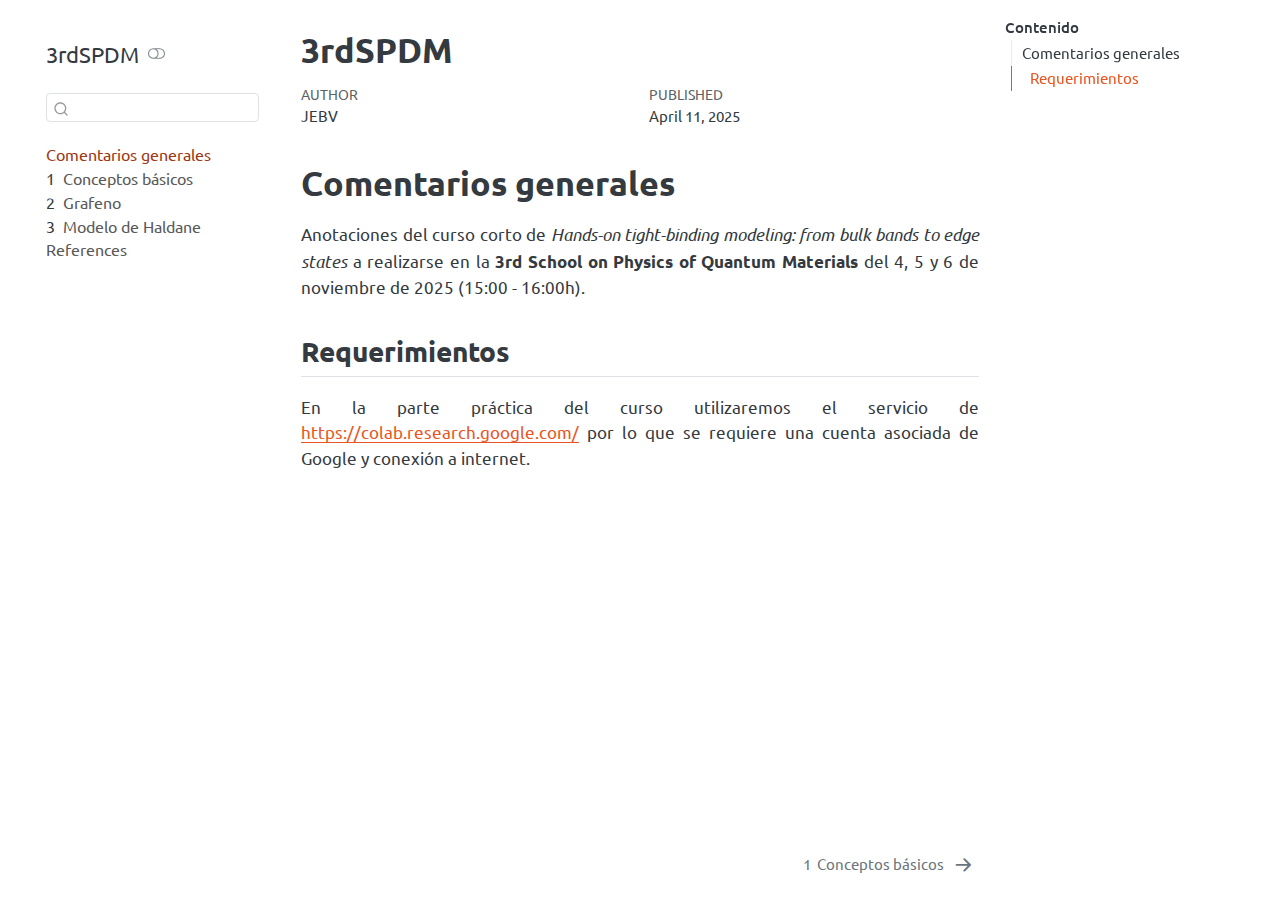
<file: docs/index.html>
<!DOCTYPE html>
<html xmlns="http://www.w3.org/1999/xhtml" lang="en" xml:lang="en"><head>

<meta charset="utf-8">
<meta name="generator" content="quarto-1.8.25">

<meta name="viewport" content="width=device-width, initial-scale=1.0, user-scalable=yes">

<meta name="author" content="JEBV">
<meta name="dcterms.date" content="2025-04-11">

<title>3rdSPDM</title>
<style>
code{white-space: pre-wrap;}
span.smallcaps{font-variant: small-caps;}
div.columns{display: flex; gap: min(4vw, 1.5em);}
div.column{flex: auto; overflow-x: auto;}
div.hanging-indent{margin-left: 1.5em; text-indent: -1.5em;}
ul.task-list{list-style: none;}
ul.task-list li input[type="checkbox"] {
  width: 0.8em;
  margin: 0 0.8em 0.2em -1em; /* quarto-specific, see https://github.com/quarto-dev/quarto-cli/issues/4556 */ 
  vertical-align: middle;
}
</style>


<script src="site_libs/quarto-nav/quarto-nav.js"></script>
<script src="site_libs/quarto-nav/headroom.min.js"></script>
<script src="site_libs/clipboard/clipboard.min.js"></script>
<script src="site_libs/quarto-search/autocomplete.umd.js"></script>
<script src="site_libs/quarto-search/fuse.min.js"></script>
<script src="site_libs/quarto-search/quarto-search.js"></script>
<meta name="quarto:offset" content="./">
<link href="./1_basics.html" rel="next">
<script src="site_libs/quarto-html/quarto.js" type="module"></script>
<script src="site_libs/quarto-html/tabsets/tabsets.js" type="module"></script>
<script src="site_libs/quarto-html/axe/axe-check.js" type="module"></script>
<script src="site_libs/quarto-html/popper.min.js"></script>
<script src="site_libs/quarto-html/tippy.umd.min.js"></script>
<script src="site_libs/quarto-html/anchor.min.js"></script>
<link href="site_libs/quarto-html/tippy.css" rel="stylesheet">
<link href="site_libs/quarto-html/quarto-syntax-highlighting-7b89279ff1a6dce999919e0e67d4d9ec.css" rel="stylesheet" class="quarto-color-scheme" id="quarto-text-highlighting-styles">
<link href="site_libs/quarto-html/quarto-syntax-highlighting-dark-707d8167ce6003fca903bfe2be84ab7f.css" rel="stylesheet" class="quarto-color-scheme quarto-color-alternate" id="quarto-text-highlighting-styles">
<link href="site_libs/quarto-html/quarto-syntax-highlighting-7b89279ff1a6dce999919e0e67d4d9ec.css" rel="stylesheet" class="quarto-color-scheme-extra" id="quarto-text-highlighting-styles">
<script src="site_libs/bootstrap/bootstrap.min.js"></script>
<link href="site_libs/bootstrap/bootstrap-icons.css" rel="stylesheet">
<link href="site_libs/bootstrap/bootstrap-efb83d8b435aa5b21c9543a531cde318.min.css" rel="stylesheet" append-hash="true" class="quarto-color-scheme" id="quarto-bootstrap" data-mode="light">
<link href="site_libs/bootstrap/bootstrap-dark-5ab5bd807e84b07578759617803a36f2.min.css" rel="stylesheet" append-hash="true" class="quarto-color-scheme quarto-color-alternate" id="quarto-bootstrap" data-mode="dark">
<link href="site_libs/bootstrap/bootstrap-efb83d8b435aa5b21c9543a531cde318.min.css" rel="stylesheet" append-hash="true" class="quarto-color-scheme-extra" id="quarto-bootstrap" data-mode="light">
<script id="quarto-search-options" type="application/json">{
  "location": "sidebar",
  "copy-button": false,
  "collapse-after": 3,
  "panel-placement": "start",
  "type": "textbox",
  "limit": 50,
  "keyboard-shortcut": [
    "f",
    "/",
    "s"
  ],
  "show-item-context": false,
  "language": {
    "search-no-results-text": "No results",
    "search-matching-documents-text": "matching documents",
    "search-copy-link-title": "Copy link to search",
    "search-hide-matches-text": "Hide additional matches",
    "search-more-match-text": "more match in this document",
    "search-more-matches-text": "more matches in this document",
    "search-clear-button-title": "Clear",
    "search-text-placeholder": "",
    "search-detached-cancel-button-title": "Cancel",
    "search-submit-button-title": "Submit",
    "search-label": "Search"
  }
}</script>


<link rel="stylesheet" href="style.css">
</head>

<body class="nav-sidebar floating quarto-light"><script id="quarto-html-before-body" type="application/javascript">
    const toggleBodyColorMode = (bsSheetEl) => {
      const mode = bsSheetEl.getAttribute("data-mode");
      const bodyEl = window.document.querySelector("body");
      if (mode === "dark") {
        bodyEl.classList.add("quarto-dark");
        bodyEl.classList.remove("quarto-light");
      } else {
        bodyEl.classList.add("quarto-light");
        bodyEl.classList.remove("quarto-dark");
      }
    }
    const toggleBodyColorPrimary = () => {
      const bsSheetEl = window.document.querySelector("link#quarto-bootstrap:not([rel=disabled-stylesheet])");
      if (bsSheetEl) {
        toggleBodyColorMode(bsSheetEl);
      }
    }
    const setColorSchemeToggle = (alternate) => {
      const toggles = window.document.querySelectorAll('.quarto-color-scheme-toggle');
      for (let i=0; i < toggles.length; i++) {
        const toggle = toggles[i];
        if (toggle) {
          if (alternate) {
            toggle.classList.add("alternate");
          } else {
            toggle.classList.remove("alternate");
          }
        }
      }
    };
    const toggleColorMode = (alternate) => {
      // Switch the stylesheets
      const primaryStylesheets = window.document.querySelectorAll('link.quarto-color-scheme:not(.quarto-color-alternate)');
      const alternateStylesheets = window.document.querySelectorAll('link.quarto-color-scheme.quarto-color-alternate');
      manageTransitions('#quarto-margin-sidebar .nav-link', false);
      if (alternate) {
        // note: dark is layered on light, we don't disable primary!
        enableStylesheet(alternateStylesheets);
        for (const sheetNode of alternateStylesheets) {
          if (sheetNode.id === "quarto-bootstrap") {
            toggleBodyColorMode(sheetNode);
          }
        }
      } else {
        disableStylesheet(alternateStylesheets);
        enableStylesheet(primaryStylesheets)
        toggleBodyColorPrimary();
      }
      manageTransitions('#quarto-margin-sidebar .nav-link', true);
      // Switch the toggles
      setColorSchemeToggle(alternate)
      // Hack to workaround the fact that safari doesn't
      // properly recolor the scrollbar when toggling (#1455)
      if (navigator.userAgent.indexOf('Safari') > 0 && navigator.userAgent.indexOf('Chrome') == -1) {
        manageTransitions("body", false);
        window.scrollTo(0, 1);
        setTimeout(() => {
          window.scrollTo(0, 0);
          manageTransitions("body", true);
        }, 40);
      }
    }
    const disableStylesheet = (stylesheets) => {
      for (let i=0; i < stylesheets.length; i++) {
        const stylesheet = stylesheets[i];
        stylesheet.rel = 'disabled-stylesheet';
      }
    }
    const enableStylesheet = (stylesheets) => {
      for (let i=0; i < stylesheets.length; i++) {
        const stylesheet = stylesheets[i];
        if(stylesheet.rel !== 'stylesheet') { // for Chrome, which will still FOUC without this check
          stylesheet.rel = 'stylesheet';
        }
      }
    }
    const manageTransitions = (selector, allowTransitions) => {
      const els = window.document.querySelectorAll(selector);
      for (let i=0; i < els.length; i++) {
        const el = els[i];
        if (allowTransitions) {
          el.classList.remove('notransition');
        } else {
          el.classList.add('notransition');
        }
      }
    }
    const isFileUrl = () => {
      return window.location.protocol === 'file:';
    }
    const hasAlternateSentinel = () => {
      let styleSentinel = getColorSchemeSentinel();
      if (styleSentinel !== null) {
        return styleSentinel === "alternate";
      } else {
        return false;
      }
    }
    const setStyleSentinel = (alternate) => {
      const value = alternate ? "alternate" : "default";
      if (!isFileUrl()) {
        window.localStorage.setItem("quarto-color-scheme", value);
      } else {
        localAlternateSentinel = value;
      }
    }
    const getColorSchemeSentinel = () => {
      if (!isFileUrl()) {
        const storageValue = window.localStorage.getItem("quarto-color-scheme");
        return storageValue != null ? storageValue : localAlternateSentinel;
      } else {
        return localAlternateSentinel;
      }
    }
    const toggleGiscusIfUsed = (isAlternate, darkModeDefault) => {
      const baseTheme = document.querySelector('#giscus-base-theme')?.value ?? 'light';
      const alternateTheme = document.querySelector('#giscus-alt-theme')?.value ?? 'dark';
      let newTheme = '';
      if(authorPrefersDark) {
        newTheme = isAlternate ? baseTheme : alternateTheme;
      } else {
        newTheme = isAlternate ? alternateTheme : baseTheme;
      }
      const changeGiscusTheme = () => {
        // From: https://github.com/giscus/giscus/issues/336
        const sendMessage = (message) => {
          const iframe = document.querySelector('iframe.giscus-frame');
          if (!iframe) return;
          iframe.contentWindow.postMessage({ giscus: message }, 'https://giscus.app');
        }
        sendMessage({
          setConfig: {
            theme: newTheme
          }
        });
      }
      const isGiscussLoaded = window.document.querySelector('iframe.giscus-frame') !== null;
      if (isGiscussLoaded) {
        changeGiscusTheme();
      }
    };
    const authorPrefersDark = false;
    const darkModeDefault = authorPrefersDark;
      document.querySelector('link#quarto-text-highlighting-styles.quarto-color-scheme-extra').rel = 'disabled-stylesheet';
      document.querySelector('link#quarto-bootstrap.quarto-color-scheme-extra').rel = 'disabled-stylesheet';
    let localAlternateSentinel = darkModeDefault ? 'alternate' : 'default';
    // Dark / light mode switch
    window.quartoToggleColorScheme = () => {
      // Read the current dark / light value
      let toAlternate = !hasAlternateSentinel();
      toggleColorMode(toAlternate);
      setStyleSentinel(toAlternate);
      toggleGiscusIfUsed(toAlternate, darkModeDefault);
      window.dispatchEvent(new Event('resize'));
    };
    // Switch to dark mode if need be
    if (hasAlternateSentinel()) {
      toggleColorMode(true);
    } else {
      toggleColorMode(false);
    }
  </script>

<div id="quarto-search-results"></div>
  <header id="quarto-header" class="headroom fixed-top">
  <nav class="quarto-secondary-nav">
    <div class="container-fluid d-flex">
      <button type="button" class="quarto-btn-toggle btn" data-bs-toggle="collapse" role="button" data-bs-target=".quarto-sidebar-collapse-item" aria-controls="quarto-sidebar" aria-expanded="false" aria-label="Toggle sidebar navigation" onclick="if (window.quartoToggleHeadroom) { window.quartoToggleHeadroom(); }">
        <i class="bi bi-layout-text-sidebar-reverse"></i>
      </button>
        <nav class="quarto-page-breadcrumbs" aria-label="breadcrumb"><ol class="breadcrumb"><li class="breadcrumb-item"><a href="./index.html">Comentarios generales</a></li></ol></nav>
        <a class="flex-grow-1" role="navigation" data-bs-toggle="collapse" data-bs-target=".quarto-sidebar-collapse-item" aria-controls="quarto-sidebar" aria-expanded="false" aria-label="Toggle sidebar navigation" onclick="if (window.quartoToggleHeadroom) { window.quartoToggleHeadroom(); }">      
        </a>
      <button type="button" class="btn quarto-search-button" aria-label="Search" onclick="window.quartoOpenSearch();">
        <i class="bi bi-search"></i>
      </button>
    </div>
  </nav>
</header>
<!-- content -->
<div id="quarto-content" class="quarto-container page-columns page-rows-contents page-layout-article">
<!-- sidebar -->
  <nav id="quarto-sidebar" class="sidebar collapse collapse-horizontal quarto-sidebar-collapse-item sidebar-navigation floating overflow-auto">
    <div class="pt-lg-2 mt-2 text-left sidebar-header sidebar-header-stacked">
      <a href="./index.html" class="sidebar-logo-link">
      </a>
    <div class="sidebar-title mb-0 py-0">
      <a href="./">3rdSPDM</a> 
        <div class="sidebar-tools-main">
  <a href="" class="quarto-color-scheme-toggle quarto-navigation-tool  px-1" onclick="window.quartoToggleColorScheme(); return false;" title="Toggle dark mode"><i class="bi"></i></a>
</div>
    </div>
      </div>
        <div class="mt-2 flex-shrink-0 align-items-center">
        <div class="sidebar-search">
        <div id="quarto-search" class="" title="Search"></div>
        </div>
        </div>
    <div class="sidebar-menu-container"> 
    <ul class="list-unstyled mt-1">
        <li class="sidebar-item">
  <div class="sidebar-item-container"> 
  <a href="./index.html" class="sidebar-item-text sidebar-link active">
 <span class="menu-text">Comentarios generales</span></a>
  </div>
</li>
        <li class="sidebar-item">
  <div class="sidebar-item-container"> 
  <a href="./1_basics.html" class="sidebar-item-text sidebar-link">
 <span class="menu-text"><span class="chapter-number">1</span>&nbsp; <span class="chapter-title">Conceptos básicos</span></span></a>
  </div>
</li>
        <li class="sidebar-item">
  <div class="sidebar-item-container"> 
  <a href="./2_grafeno.html" class="sidebar-item-text sidebar-link">
 <span class="menu-text"><span class="chapter-number">2</span>&nbsp; <span class="chapter-title">Grafeno</span></span></a>
  </div>
</li>
        <li class="sidebar-item">
  <div class="sidebar-item-container"> 
  <a href="./3_haldane.html" class="sidebar-item-text sidebar-link">
 <span class="menu-text"><span class="chapter-number">3</span>&nbsp; <span class="chapter-title">Modelo de Haldane</span></span></a>
  </div>
</li>
        <li class="sidebar-item">
  <div class="sidebar-item-container"> 
  <a href="./references.html" class="sidebar-item-text sidebar-link">
 <span class="menu-text">References</span></a>
  </div>
</li>
    </ul>
    </div>
</nav>
<div id="quarto-sidebar-glass" class="quarto-sidebar-collapse-item" data-bs-toggle="collapse" data-bs-target=".quarto-sidebar-collapse-item"></div>
<!-- margin-sidebar -->
    <div id="quarto-margin-sidebar" class="sidebar margin-sidebar">
        <nav id="TOC" role="doc-toc" class="toc-active">
    <h2 id="toc-title">Contenido</h2>
   
  <ul>
  <li><a href="#comentarios-generales" id="toc-comentarios-generales" class="nav-link active" data-scroll-target="#comentarios-generales">Comentarios generales</a>
  <ul class="collapse">
  <li><a href="#requerimientos" id="toc-requerimientos" class="nav-link" data-scroll-target="#requerimientos">Requerimientos</a></li>
  </ul></li>
  </ul>
</nav>
    </div>
<!-- main -->
<main class="content" id="quarto-document-content">


<header id="title-block-header" class="quarto-title-block default">
<div class="quarto-title">
<h1 class="title">3rdSPDM</h1>
</div>



<div class="quarto-title-meta">

    <div>
    <div class="quarto-title-meta-heading">Author</div>
    <div class="quarto-title-meta-contents">
             <p>JEBV </p>
          </div>
  </div>
    
    <div>
    <div class="quarto-title-meta-heading">Published</div>
    <div class="quarto-title-meta-contents">
      <p class="date">April 11, 2025</p>
    </div>
  </div>
  
    
  </div>
  


</header>


<section id="comentarios-generales" class="level1 unnumbered">
<h1 class="unnumbered">Comentarios generales</h1>
<div class="justify">
<p>Anotaciones del curso corto de <em>Hands-on tight-binding modeling: from bulk bands to edge states</em> a realizarse en la <strong>3rd School on Physics of Quantum Materials</strong> del 4, 5 y 6 de noviembre de 2025 (15:00 - 16:00h).</p>
</div>
<section id="requerimientos" class="level2">
<h2 class="anchored" data-anchor-id="requerimientos">Requerimientos</h2>
<div class="justify">
<p>En la parte práctica del curso utilizaremos el servicio de <a href="https://colab.research.google.com/">https://colab.research.google.com/</a> por lo que se requiere una cuenta asociada de Google y conexión a internet.</p>
</div>


</section>
</section>

</main> <!-- /main -->
<script id="quarto-html-after-body" type="application/javascript">
  window.document.addEventListener("DOMContentLoaded", function (event) {
    // Ensure there is a toggle, if there isn't float one in the top right
    if (window.document.querySelector('.quarto-color-scheme-toggle') === null) {
      const a = window.document.createElement('a');
      a.classList.add('top-right');
      a.classList.add('quarto-color-scheme-toggle');
      a.href = "";
      a.onclick = function() { try { window.quartoToggleColorScheme(); } catch {} return false; };
      const i = window.document.createElement("i");
      i.classList.add('bi');
      a.appendChild(i);
      window.document.body.appendChild(a);
    }
    setColorSchemeToggle(hasAlternateSentinel())
    const icon = "";
    const anchorJS = new window.AnchorJS();
    anchorJS.options = {
      placement: 'right',
      icon: icon
    };
    anchorJS.add('.anchored');
    const isCodeAnnotation = (el) => {
      for (const clz of el.classList) {
        if (clz.startsWith('code-annotation-')) {                     
          return true;
        }
      }
      return false;
    }
    const onCopySuccess = function(e) {
      // button target
      const button = e.trigger;
      // don't keep focus
      button.blur();
      // flash "checked"
      button.classList.add('code-copy-button-checked');
      var currentTitle = button.getAttribute("title");
      button.setAttribute("title", "Copied!");
      let tooltip;
      if (window.bootstrap) {
        button.setAttribute("data-bs-toggle", "tooltip");
        button.setAttribute("data-bs-placement", "left");
        button.setAttribute("data-bs-title", "Copied!");
        tooltip = new bootstrap.Tooltip(button, 
          { trigger: "manual", 
            customClass: "code-copy-button-tooltip",
            offset: [0, -8]});
        tooltip.show();    
      }
      setTimeout(function() {
        if (tooltip) {
          tooltip.hide();
          button.removeAttribute("data-bs-title");
          button.removeAttribute("data-bs-toggle");
          button.removeAttribute("data-bs-placement");
        }
        button.setAttribute("title", currentTitle);
        button.classList.remove('code-copy-button-checked');
      }, 1000);
      // clear code selection
      e.clearSelection();
    }
    const getTextToCopy = function(trigger) {
      const outerScaffold = trigger.parentElement.cloneNode(true);
      const codeEl = outerScaffold.querySelector('code');
      for (const childEl of codeEl.children) {
        if (isCodeAnnotation(childEl)) {
          childEl.remove();
        }
      }
      return codeEl.innerText;
    }
    const clipboard = new window.ClipboardJS('.code-copy-button:not([data-in-quarto-modal])', {
      text: getTextToCopy
    });
    clipboard.on('success', onCopySuccess);
    if (window.document.getElementById('quarto-embedded-source-code-modal')) {
      const clipboardModal = new window.ClipboardJS('.code-copy-button[data-in-quarto-modal]', {
        text: getTextToCopy,
        container: window.document.getElementById('quarto-embedded-source-code-modal')
      });
      clipboardModal.on('success', onCopySuccess);
    }
      var localhostRegex = new RegExp(/^(?:http|https):\/\/localhost\:?[0-9]*\//);
      var mailtoRegex = new RegExp(/^mailto:/);
        var filterRegex = new RegExp('/' + window.location.host + '/');
      var isInternal = (href) => {
          return filterRegex.test(href) || localhostRegex.test(href) || mailtoRegex.test(href);
      }
      // Inspect non-navigation links and adorn them if external
     var links = window.document.querySelectorAll('a[href]:not(.nav-link):not(.navbar-brand):not(.toc-action):not(.sidebar-link):not(.sidebar-item-toggle):not(.pagination-link):not(.no-external):not([aria-hidden]):not(.dropdown-item):not(.quarto-navigation-tool):not(.about-link)');
      for (var i=0; i<links.length; i++) {
        const link = links[i];
        if (!isInternal(link.href)) {
          // undo the damage that might have been done by quarto-nav.js in the case of
          // links that we want to consider external
          if (link.dataset.originalHref !== undefined) {
            link.href = link.dataset.originalHref;
          }
        }
      }
    function tippyHover(el, contentFn, onTriggerFn, onUntriggerFn) {
      const config = {
        allowHTML: true,
        maxWidth: 500,
        delay: 100,
        arrow: false,
        appendTo: function(el) {
            return el.parentElement;
        },
        interactive: true,
        interactiveBorder: 10,
        theme: 'quarto',
        placement: 'bottom-start',
      };
      if (contentFn) {
        config.content = contentFn;
      }
      if (onTriggerFn) {
        config.onTrigger = onTriggerFn;
      }
      if (onUntriggerFn) {
        config.onUntrigger = onUntriggerFn;
      }
      window.tippy(el, config); 
    }
    const noterefs = window.document.querySelectorAll('a[role="doc-noteref"]');
    for (var i=0; i<noterefs.length; i++) {
      const ref = noterefs[i];
      tippyHover(ref, function() {
        // use id or data attribute instead here
        let href = ref.getAttribute('data-footnote-href') || ref.getAttribute('href');
        try { href = new URL(href).hash; } catch {}
        const id = href.replace(/^#\/?/, "");
        const note = window.document.getElementById(id);
        if (note) {
          return note.innerHTML;
        } else {
          return "";
        }
      });
    }
    const xrefs = window.document.querySelectorAll('a.quarto-xref');
    const processXRef = (id, note) => {
      // Strip column container classes
      const stripColumnClz = (el) => {
        el.classList.remove("page-full", "page-columns");
        if (el.children) {
          for (const child of el.children) {
            stripColumnClz(child);
          }
        }
      }
      stripColumnClz(note)
      if (id === null || id.startsWith('sec-')) {
        // Special case sections, only their first couple elements
        const container = document.createElement("div");
        if (note.children && note.children.length > 2) {
          container.appendChild(note.children[0].cloneNode(true));
          for (let i = 1; i < note.children.length; i++) {
            const child = note.children[i];
            if (child.tagName === "P" && child.innerText === "") {
              continue;
            } else {
              container.appendChild(child.cloneNode(true));
              break;
            }
          }
          if (window.Quarto?.typesetMath) {
            window.Quarto.typesetMath(container);
          }
          return container.innerHTML
        } else {
          if (window.Quarto?.typesetMath) {
            window.Quarto.typesetMath(note);
          }
          return note.innerHTML;
        }
      } else {
        // Remove any anchor links if they are present
        const anchorLink = note.querySelector('a.anchorjs-link');
        if (anchorLink) {
          anchorLink.remove();
        }
        if (window.Quarto?.typesetMath) {
          window.Quarto.typesetMath(note);
        }
        if (note.classList.contains("callout")) {
          return note.outerHTML;
        } else {
          return note.innerHTML;
        }
      }
    }
    for (var i=0; i<xrefs.length; i++) {
      const xref = xrefs[i];
      tippyHover(xref, undefined, function(instance) {
        instance.disable();
        let url = xref.getAttribute('href');
        let hash = undefined; 
        if (url.startsWith('#')) {
          hash = url;
        } else {
          try { hash = new URL(url).hash; } catch {}
        }
        if (hash) {
          const id = hash.replace(/^#\/?/, "");
          const note = window.document.getElementById(id);
          if (note !== null) {
            try {
              const html = processXRef(id, note.cloneNode(true));
              instance.setContent(html);
            } finally {
              instance.enable();
              instance.show();
            }
          } else {
            // See if we can fetch this
            fetch(url.split('#')[0])
            .then(res => res.text())
            .then(html => {
              const parser = new DOMParser();
              const htmlDoc = parser.parseFromString(html, "text/html");
              const note = htmlDoc.getElementById(id);
              if (note !== null) {
                const html = processXRef(id, note);
                instance.setContent(html);
              } 
            }).finally(() => {
              instance.enable();
              instance.show();
            });
          }
        } else {
          // See if we can fetch a full url (with no hash to target)
          // This is a special case and we should probably do some content thinning / targeting
          fetch(url)
          .then(res => res.text())
          .then(html => {
            const parser = new DOMParser();
            const htmlDoc = parser.parseFromString(html, "text/html");
            const note = htmlDoc.querySelector('main.content');
            if (note !== null) {
              // This should only happen for chapter cross references
              // (since there is no id in the URL)
              // remove the first header
              if (note.children.length > 0 && note.children[0].tagName === "HEADER") {
                note.children[0].remove();
              }
              const html = processXRef(null, note);
              instance.setContent(html);
            } 
          }).finally(() => {
            instance.enable();
            instance.show();
          });
        }
      }, function(instance) {
      });
    }
        let selectedAnnoteEl;
        const selectorForAnnotation = ( cell, annotation) => {
          let cellAttr = 'data-code-cell="' + cell + '"';
          let lineAttr = 'data-code-annotation="' +  annotation + '"';
          const selector = 'span[' + cellAttr + '][' + lineAttr + ']';
          return selector;
        }
        const selectCodeLines = (annoteEl) => {
          const doc = window.document;
          const targetCell = annoteEl.getAttribute("data-target-cell");
          const targetAnnotation = annoteEl.getAttribute("data-target-annotation");
          const annoteSpan = window.document.querySelector(selectorForAnnotation(targetCell, targetAnnotation));
          const lines = annoteSpan.getAttribute("data-code-lines").split(",");
          const lineIds = lines.map((line) => {
            return targetCell + "-" + line;
          })
          let top = null;
          let height = null;
          let parent = null;
          if (lineIds.length > 0) {
              //compute the position of the single el (top and bottom and make a div)
              const el = window.document.getElementById(lineIds[0]);
              top = el.offsetTop;
              height = el.offsetHeight;
              parent = el.parentElement.parentElement;
            if (lineIds.length > 1) {
              const lastEl = window.document.getElementById(lineIds[lineIds.length - 1]);
              const bottom = lastEl.offsetTop + lastEl.offsetHeight;
              height = bottom - top;
            }
            if (top !== null && height !== null && parent !== null) {
              // cook up a div (if necessary) and position it 
              let div = window.document.getElementById("code-annotation-line-highlight");
              if (div === null) {
                div = window.document.createElement("div");
                div.setAttribute("id", "code-annotation-line-highlight");
                div.style.position = 'absolute';
                parent.appendChild(div);
              }
              div.style.top = top - 2 + "px";
              div.style.height = height + 4 + "px";
              div.style.left = 0;
              let gutterDiv = window.document.getElementById("code-annotation-line-highlight-gutter");
              if (gutterDiv === null) {
                gutterDiv = window.document.createElement("div");
                gutterDiv.setAttribute("id", "code-annotation-line-highlight-gutter");
                gutterDiv.style.position = 'absolute';
                const codeCell = window.document.getElementById(targetCell);
                const gutter = codeCell.querySelector('.code-annotation-gutter');
                gutter.appendChild(gutterDiv);
              }
              gutterDiv.style.top = top - 2 + "px";
              gutterDiv.style.height = height + 4 + "px";
            }
            selectedAnnoteEl = annoteEl;
          }
        };
        const unselectCodeLines = () => {
          const elementsIds = ["code-annotation-line-highlight", "code-annotation-line-highlight-gutter"];
          elementsIds.forEach((elId) => {
            const div = window.document.getElementById(elId);
            if (div) {
              div.remove();
            }
          });
          selectedAnnoteEl = undefined;
        };
          // Handle positioning of the toggle
      window.addEventListener(
        "resize",
        throttle(() => {
          elRect = undefined;
          if (selectedAnnoteEl) {
            selectCodeLines(selectedAnnoteEl);
          }
        }, 10)
      );
      function throttle(fn, ms) {
      let throttle = false;
      let timer;
        return (...args) => {
          if(!throttle) { // first call gets through
              fn.apply(this, args);
              throttle = true;
          } else { // all the others get throttled
              if(timer) clearTimeout(timer); // cancel #2
              timer = setTimeout(() => {
                fn.apply(this, args);
                timer = throttle = false;
              }, ms);
          }
        };
      }
        // Attach click handler to the DT
        const annoteDls = window.document.querySelectorAll('dt[data-target-cell]');
        for (const annoteDlNode of annoteDls) {
          annoteDlNode.addEventListener('click', (event) => {
            const clickedEl = event.target;
            if (clickedEl !== selectedAnnoteEl) {
              unselectCodeLines();
              const activeEl = window.document.querySelector('dt[data-target-cell].code-annotation-active');
              if (activeEl) {
                activeEl.classList.remove('code-annotation-active');
              }
              selectCodeLines(clickedEl);
              clickedEl.classList.add('code-annotation-active');
            } else {
              // Unselect the line
              unselectCodeLines();
              clickedEl.classList.remove('code-annotation-active');
            }
          });
        }
    const findCites = (el) => {
      const parentEl = el.parentElement;
      if (parentEl) {
        const cites = parentEl.dataset.cites;
        if (cites) {
          return {
            el,
            cites: cites.split(' ')
          };
        } else {
          return findCites(el.parentElement)
        }
      } else {
        return undefined;
      }
    };
    var bibliorefs = window.document.querySelectorAll('a[role="doc-biblioref"]');
    for (var i=0; i<bibliorefs.length; i++) {
      const ref = bibliorefs[i];
      const citeInfo = findCites(ref);
      if (citeInfo) {
        tippyHover(citeInfo.el, function() {
          var popup = window.document.createElement('div');
          citeInfo.cites.forEach(function(cite) {
            var citeDiv = window.document.createElement('div');
            citeDiv.classList.add('hanging-indent');
            citeDiv.classList.add('csl-entry');
            var biblioDiv = window.document.getElementById('ref-' + cite);
            if (biblioDiv) {
              citeDiv.innerHTML = biblioDiv.innerHTML;
            }
            popup.appendChild(citeDiv);
          });
          return popup.innerHTML;
        });
      }
    }
  });
  </script>
<nav class="page-navigation">
  <div class="nav-page nav-page-previous">
  </div>
  <div class="nav-page nav-page-next">
      <a href="./1_basics.html" class="pagination-link" aria-label="Conceptos básicos">
        <span class="nav-page-text"><span class="chapter-number">1</span>&nbsp; <span class="chapter-title">Conceptos básicos</span></span> <i class="bi bi-arrow-right-short"></i>
      </a>
  </div>
</nav>
</div> <!-- /content -->




</body></html>
</file>
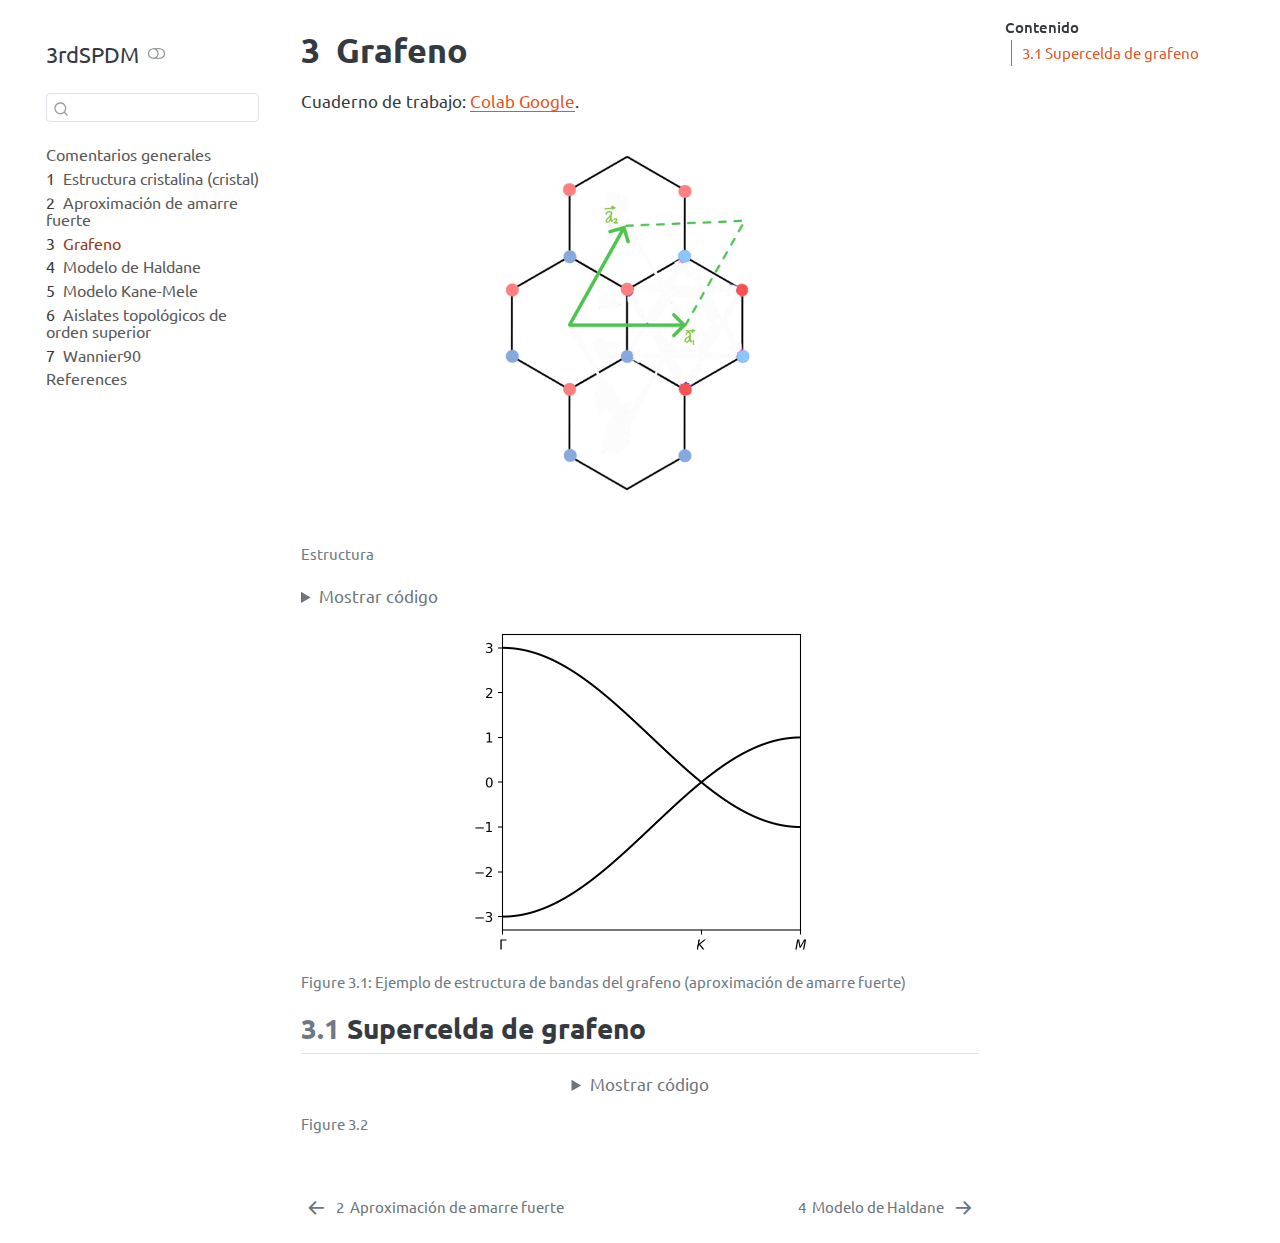
<file: docs/2_grafeno.html>
<!DOCTYPE html>
<html xmlns="http://www.w3.org/1999/xhtml" lang="en" xml:lang="en"><head>

<meta charset="utf-8">
<meta name="generator" content="quarto-1.8.25">

<meta name="viewport" content="width=device-width, initial-scale=1.0, user-scalable=yes">


<title>3&nbsp; Grafeno – 3rdSPDM</title>
<style>
code{white-space: pre-wrap;}
span.smallcaps{font-variant: small-caps;}
div.columns{display: flex; gap: min(4vw, 1.5em);}
div.column{flex: auto; overflow-x: auto;}
div.hanging-indent{margin-left: 1.5em; text-indent: -1.5em;}
ul.task-list{list-style: none;}
ul.task-list li input[type="checkbox"] {
  width: 0.8em;
  margin: 0 0.8em 0.2em -1em; /* quarto-specific, see https://github.com/quarto-dev/quarto-cli/issues/4556 */ 
  vertical-align: middle;
}
/* CSS for syntax highlighting */
html { -webkit-text-size-adjust: 100%; }
pre > code.sourceCode { white-space: pre; position: relative; }
pre > code.sourceCode > span { display: inline-block; line-height: 1.25; }
pre > code.sourceCode > span:empty { height: 1.2em; }
.sourceCode { overflow: visible; }
code.sourceCode > span { color: inherit; text-decoration: inherit; }
div.sourceCode { margin: 1em 0; }
pre.sourceCode { margin: 0; }
@media screen {
div.sourceCode { overflow: auto; }
}
@media print {
pre > code.sourceCode { white-space: pre-wrap; }
pre > code.sourceCode > span { text-indent: -5em; padding-left: 5em; }
}
pre.numberSource code
  { counter-reset: source-line 0; }
pre.numberSource code > span
  { position: relative; left: -4em; counter-increment: source-line; }
pre.numberSource code > span > a:first-child::before
  { content: counter(source-line);
    position: relative; left: -1em; text-align: right; vertical-align: baseline;
    border: none; display: inline-block;
    -webkit-touch-callout: none; -webkit-user-select: none;
    -khtml-user-select: none; -moz-user-select: none;
    -ms-user-select: none; user-select: none;
    padding: 0 4px; width: 4em;
  }
pre.numberSource { margin-left: 3em;  padding-left: 4px; }
div.sourceCode
  {   }
@media screen {
pre > code.sourceCode > span > a:first-child::before { text-decoration: underline; }
}
</style>


<script src="site_libs/quarto-nav/quarto-nav.js"></script>
<script src="site_libs/quarto-nav/headroom.min.js"></script>
<script src="site_libs/clipboard/clipboard.min.js"></script>
<script src="site_libs/quarto-search/autocomplete.umd.js"></script>
<script src="site_libs/quarto-search/fuse.min.js"></script>
<script src="site_libs/quarto-search/quarto-search.js"></script>
<meta name="quarto:offset" content="./">
<link href="./3_haldane.html" rel="next">
<link href="./1_tbh.html" rel="prev">
<script src="site_libs/quarto-html/quarto.js" type="module"></script>
<script src="site_libs/quarto-html/tabsets/tabsets.js" type="module"></script>
<script src="site_libs/quarto-html/axe/axe-check.js" type="module"></script>
<script src="site_libs/quarto-html/popper.min.js"></script>
<script src="site_libs/quarto-html/tippy.umd.min.js"></script>
<script src="site_libs/quarto-html/anchor.min.js"></script>
<link href="site_libs/quarto-html/tippy.css" rel="stylesheet">
<link href="site_libs/quarto-html/quarto-syntax-highlighting-7b89279ff1a6dce999919e0e67d4d9ec.css" rel="stylesheet" class="quarto-color-scheme" id="quarto-text-highlighting-styles">
<link href="site_libs/quarto-html/quarto-syntax-highlighting-dark-707d8167ce6003fca903bfe2be84ab7f.css" rel="stylesheet" class="quarto-color-scheme quarto-color-alternate" id="quarto-text-highlighting-styles">
<link href="site_libs/quarto-html/quarto-syntax-highlighting-7b89279ff1a6dce999919e0e67d4d9ec.css" rel="stylesheet" class="quarto-color-scheme-extra" id="quarto-text-highlighting-styles">
<script src="site_libs/bootstrap/bootstrap.min.js"></script>
<link href="site_libs/bootstrap/bootstrap-icons.css" rel="stylesheet">
<link href="site_libs/bootstrap/bootstrap-efb83d8b435aa5b21c9543a531cde318.min.css" rel="stylesheet" append-hash="true" class="quarto-color-scheme" id="quarto-bootstrap" data-mode="light">
<link href="site_libs/bootstrap/bootstrap-dark-5ab5bd807e84b07578759617803a36f2.min.css" rel="stylesheet" append-hash="true" class="quarto-color-scheme quarto-color-alternate" id="quarto-bootstrap" data-mode="dark">
<link href="site_libs/bootstrap/bootstrap-efb83d8b435aa5b21c9543a531cde318.min.css" rel="stylesheet" append-hash="true" class="quarto-color-scheme-extra" id="quarto-bootstrap" data-mode="light">
<script id="quarto-search-options" type="application/json">{
  "location": "sidebar",
  "copy-button": false,
  "collapse-after": 3,
  "panel-placement": "start",
  "type": "textbox",
  "limit": 50,
  "keyboard-shortcut": [
    "f",
    "/",
    "s"
  ],
  "show-item-context": false,
  "language": {
    "search-no-results-text": "No results",
    "search-matching-documents-text": "matching documents",
    "search-copy-link-title": "Copy link to search",
    "search-hide-matches-text": "Hide additional matches",
    "search-more-match-text": "more match in this document",
    "search-more-matches-text": "more matches in this document",
    "search-clear-button-title": "Clear",
    "search-text-placeholder": "",
    "search-detached-cancel-button-title": "Cancel",
    "search-submit-button-title": "Submit",
    "search-label": "Search"
  }
}</script>


<link rel="stylesheet" href="style.css">
</head>

<body class="nav-sidebar floating quarto-light"><script id="quarto-html-before-body" type="application/javascript">
    const toggleBodyColorMode = (bsSheetEl) => {
      const mode = bsSheetEl.getAttribute("data-mode");
      const bodyEl = window.document.querySelector("body");
      if (mode === "dark") {
        bodyEl.classList.add("quarto-dark");
        bodyEl.classList.remove("quarto-light");
      } else {
        bodyEl.classList.add("quarto-light");
        bodyEl.classList.remove("quarto-dark");
      }
    }
    const toggleBodyColorPrimary = () => {
      const bsSheetEl = window.document.querySelector("link#quarto-bootstrap:not([rel=disabled-stylesheet])");
      if (bsSheetEl) {
        toggleBodyColorMode(bsSheetEl);
      }
    }
    const setColorSchemeToggle = (alternate) => {
      const toggles = window.document.querySelectorAll('.quarto-color-scheme-toggle');
      for (let i=0; i < toggles.length; i++) {
        const toggle = toggles[i];
        if (toggle) {
          if (alternate) {
            toggle.classList.add("alternate");
          } else {
            toggle.classList.remove("alternate");
          }
        }
      }
    };
    const toggleColorMode = (alternate) => {
      // Switch the stylesheets
      const primaryStylesheets = window.document.querySelectorAll('link.quarto-color-scheme:not(.quarto-color-alternate)');
      const alternateStylesheets = window.document.querySelectorAll('link.quarto-color-scheme.quarto-color-alternate');
      manageTransitions('#quarto-margin-sidebar .nav-link', false);
      if (alternate) {
        // note: dark is layered on light, we don't disable primary!
        enableStylesheet(alternateStylesheets);
        for (const sheetNode of alternateStylesheets) {
          if (sheetNode.id === "quarto-bootstrap") {
            toggleBodyColorMode(sheetNode);
          }
        }
      } else {
        disableStylesheet(alternateStylesheets);
        enableStylesheet(primaryStylesheets)
        toggleBodyColorPrimary();
      }
      manageTransitions('#quarto-margin-sidebar .nav-link', true);
      // Switch the toggles
      setColorSchemeToggle(alternate)
      // Hack to workaround the fact that safari doesn't
      // properly recolor the scrollbar when toggling (#1455)
      if (navigator.userAgent.indexOf('Safari') > 0 && navigator.userAgent.indexOf('Chrome') == -1) {
        manageTransitions("body", false);
        window.scrollTo(0, 1);
        setTimeout(() => {
          window.scrollTo(0, 0);
          manageTransitions("body", true);
        }, 40);
      }
    }
    const disableStylesheet = (stylesheets) => {
      for (let i=0; i < stylesheets.length; i++) {
        const stylesheet = stylesheets[i];
        stylesheet.rel = 'disabled-stylesheet';
      }
    }
    const enableStylesheet = (stylesheets) => {
      for (let i=0; i < stylesheets.length; i++) {
        const stylesheet = stylesheets[i];
        if(stylesheet.rel !== 'stylesheet') { // for Chrome, which will still FOUC without this check
          stylesheet.rel = 'stylesheet';
        }
      }
    }
    const manageTransitions = (selector, allowTransitions) => {
      const els = window.document.querySelectorAll(selector);
      for (let i=0; i < els.length; i++) {
        const el = els[i];
        if (allowTransitions) {
          el.classList.remove('notransition');
        } else {
          el.classList.add('notransition');
        }
      }
    }
    const isFileUrl = () => {
      return window.location.protocol === 'file:';
    }
    const hasAlternateSentinel = () => {
      let styleSentinel = getColorSchemeSentinel();
      if (styleSentinel !== null) {
        return styleSentinel === "alternate";
      } else {
        return false;
      }
    }
    const setStyleSentinel = (alternate) => {
      const value = alternate ? "alternate" : "default";
      if (!isFileUrl()) {
        window.localStorage.setItem("quarto-color-scheme", value);
      } else {
        localAlternateSentinel = value;
      }
    }
    const getColorSchemeSentinel = () => {
      if (!isFileUrl()) {
        const storageValue = window.localStorage.getItem("quarto-color-scheme");
        return storageValue != null ? storageValue : localAlternateSentinel;
      } else {
        return localAlternateSentinel;
      }
    }
    const toggleGiscusIfUsed = (isAlternate, darkModeDefault) => {
      const baseTheme = document.querySelector('#giscus-base-theme')?.value ?? 'light';
      const alternateTheme = document.querySelector('#giscus-alt-theme')?.value ?? 'dark';
      let newTheme = '';
      if(authorPrefersDark) {
        newTheme = isAlternate ? baseTheme : alternateTheme;
      } else {
        newTheme = isAlternate ? alternateTheme : baseTheme;
      }
      const changeGiscusTheme = () => {
        // From: https://github.com/giscus/giscus/issues/336
        const sendMessage = (message) => {
          const iframe = document.querySelector('iframe.giscus-frame');
          if (!iframe) return;
          iframe.contentWindow.postMessage({ giscus: message }, 'https://giscus.app');
        }
        sendMessage({
          setConfig: {
            theme: newTheme
          }
        });
      }
      const isGiscussLoaded = window.document.querySelector('iframe.giscus-frame') !== null;
      if (isGiscussLoaded) {
        changeGiscusTheme();
      }
    };
    const authorPrefersDark = false;
    const darkModeDefault = authorPrefersDark;
      document.querySelector('link#quarto-text-highlighting-styles.quarto-color-scheme-extra').rel = 'disabled-stylesheet';
      document.querySelector('link#quarto-bootstrap.quarto-color-scheme-extra').rel = 'disabled-stylesheet';
    let localAlternateSentinel = darkModeDefault ? 'alternate' : 'default';
    // Dark / light mode switch
    window.quartoToggleColorScheme = () => {
      // Read the current dark / light value
      let toAlternate = !hasAlternateSentinel();
      toggleColorMode(toAlternate);
      setStyleSentinel(toAlternate);
      toggleGiscusIfUsed(toAlternate, darkModeDefault);
      window.dispatchEvent(new Event('resize'));
    };
    // Switch to dark mode if need be
    if (hasAlternateSentinel()) {
      toggleColorMode(true);
    } else {
      toggleColorMode(false);
    }
  </script>

<div id="quarto-search-results"></div>
  <header id="quarto-header" class="headroom fixed-top">
  <nav class="quarto-secondary-nav">
    <div class="container-fluid d-flex">
      <button type="button" class="quarto-btn-toggle btn" data-bs-toggle="collapse" role="button" data-bs-target=".quarto-sidebar-collapse-item" aria-controls="quarto-sidebar" aria-expanded="false" aria-label="Toggle sidebar navigation" onclick="if (window.quartoToggleHeadroom) { window.quartoToggleHeadroom(); }">
        <i class="bi bi-layout-text-sidebar-reverse"></i>
      </button>
        <nav class="quarto-page-breadcrumbs" aria-label="breadcrumb"><ol class="breadcrumb"><li class="breadcrumb-item"><a href="./2_grafeno.html"><span class="chapter-number">3</span>&nbsp; <span class="chapter-title">Grafeno</span></a></li></ol></nav>
        <a class="flex-grow-1" role="navigation" data-bs-toggle="collapse" data-bs-target=".quarto-sidebar-collapse-item" aria-controls="quarto-sidebar" aria-expanded="false" aria-label="Toggle sidebar navigation" onclick="if (window.quartoToggleHeadroom) { window.quartoToggleHeadroom(); }">      
        </a>
      <button type="button" class="btn quarto-search-button" aria-label="Search" onclick="window.quartoOpenSearch();">
        <i class="bi bi-search"></i>
      </button>
    </div>
  </nav>
</header>
<!-- content -->
<div id="quarto-content" class="quarto-container page-columns page-rows-contents page-layout-article">
<!-- sidebar -->
  <nav id="quarto-sidebar" class="sidebar collapse collapse-horizontal quarto-sidebar-collapse-item sidebar-navigation floating overflow-auto">
    <div class="pt-lg-2 mt-2 text-left sidebar-header sidebar-header-stacked">
      <a href="./index.html" class="sidebar-logo-link">
      </a>
    <div class="sidebar-title mb-0 py-0">
      <a href="./">3rdSPDM</a> 
        <div class="sidebar-tools-main">
  <a href="" class="quarto-color-scheme-toggle quarto-navigation-tool  px-1" onclick="window.quartoToggleColorScheme(); return false;" title="Toggle dark mode"><i class="bi"></i></a>
</div>
    </div>
      </div>
        <div class="mt-2 flex-shrink-0 align-items-center">
        <div class="sidebar-search">
        <div id="quarto-search" class="" title="Search"></div>
        </div>
        </div>
    <div class="sidebar-menu-container"> 
    <ul class="list-unstyled mt-1">
        <li class="sidebar-item">
  <div class="sidebar-item-container"> 
  <a href="./index.html" class="sidebar-item-text sidebar-link">
 <span class="menu-text">Comentarios generales</span></a>
  </div>
</li>
        <li class="sidebar-item">
  <div class="sidebar-item-container"> 
  <a href="./1_basics.html" class="sidebar-item-text sidebar-link">
 <span class="menu-text"><span class="chapter-number">1</span>&nbsp; <span class="chapter-title">Estructura cristalina (cristal)</span></span></a>
  </div>
</li>
        <li class="sidebar-item">
  <div class="sidebar-item-container"> 
  <a href="./1_tbh.html" class="sidebar-item-text sidebar-link">
 <span class="menu-text"><span class="chapter-number">2</span>&nbsp; <span class="chapter-title">Aproximación de amarre fuerte</span></span></a>
  </div>
</li>
        <li class="sidebar-item">
  <div class="sidebar-item-container"> 
  <a href="./2_grafeno.html" class="sidebar-item-text sidebar-link active">
 <span class="menu-text"><span class="chapter-number">3</span>&nbsp; <span class="chapter-title">Grafeno</span></span></a>
  </div>
</li>
        <li class="sidebar-item">
  <div class="sidebar-item-container"> 
  <a href="./3_haldane.html" class="sidebar-item-text sidebar-link">
 <span class="menu-text"><span class="chapter-number">4</span>&nbsp; <span class="chapter-title">Modelo de Haldane</span></span></a>
  </div>
</li>
        <li class="sidebar-item">
  <div class="sidebar-item-container"> 
  <a href="./4_KaneMele.html" class="sidebar-item-text sidebar-link">
 <span class="menu-text"><span class="chapter-number">5</span>&nbsp; <span class="chapter-title">Modelo Kane-Mele</span></span></a>
  </div>
</li>
        <li class="sidebar-item">
  <div class="sidebar-item-container"> 
  <a href="./5_HOTI.html" class="sidebar-item-text sidebar-link">
 <span class="menu-text"><span class="chapter-number">6</span>&nbsp; <span class="chapter-title">Aislates topológicos de orden superior</span></span></a>
  </div>
</li>
        <li class="sidebar-item">
  <div class="sidebar-item-container"> 
  <a href="./6_Wannier90.html" class="sidebar-item-text sidebar-link">
 <span class="menu-text"><span class="chapter-number">7</span>&nbsp; <span class="chapter-title">Wannier90</span></span></a>
  </div>
</li>
        <li class="sidebar-item">
  <div class="sidebar-item-container"> 
  <a href="./references.html" class="sidebar-item-text sidebar-link">
 <span class="menu-text">References</span></a>
  </div>
</li>
    </ul>
    </div>
</nav>
<div id="quarto-sidebar-glass" class="quarto-sidebar-collapse-item" data-bs-toggle="collapse" data-bs-target=".quarto-sidebar-collapse-item"></div>
<!-- margin-sidebar -->
    <div id="quarto-margin-sidebar" class="sidebar margin-sidebar">
        <nav id="TOC" role="doc-toc" class="toc-active">
    <h2 id="toc-title">Contenido</h2>
   
  <ul>
  <li><a href="#supercelda-de-grafeno" id="toc-supercelda-de-grafeno" class="nav-link active" data-scroll-target="#supercelda-de-grafeno"><span class="header-section-number">3.1</span> Supercelda de grafeno</a></li>
  </ul>
</nav>
    </div>
<!-- main -->
<main class="content" id="quarto-document-content">


<header id="title-block-header" class="quarto-title-block default">
<div class="quarto-title">
<h1 class="title"><span class="chapter-number">3</span>&nbsp; <span class="chapter-title">Grafeno</span></h1>
</div>



<div class="quarto-title-meta">

    
  
    
  </div>
  


</header>


<p>Cuaderno de trabajo: <a href="https://colab.research.google.com/drive/1LBiC20jvHVA5is3h2WlANj9W2LVxVY7d?usp=sharing">Colab Google</a>.</p>
<div class="quarto-figure quarto-figure-center">
<figure class="figure">
<p><img src="img/Grafeno.JPG" class="img-fluid figure-img" style="width:50.0%"></p>
<figcaption>Estructura</figcaption>
</figure>
</div>
<div id="cell-fig-grafeno-pythtb" class="cell" data-execution_count="1">
<details class="code-fold">
<summary>Mostrar código</summary>
<div class="code-copy-outer-scaffold"><div class="sourceCode cell-code" id="cb1"><pre class="sourceCode numberSource python number-lines code-with-copy"><code class="sourceCode python"><span id="cb1-1"><a href="#cb1-1"></a><span class="im">from</span> pylab <span class="im">import</span> <span class="op">*</span></span>
<span id="cb1-2"><a href="#cb1-2"></a><span class="im">from</span> pythtb <span class="im">import</span> <span class="op">*</span></span>
<span id="cb1-3"><a href="#cb1-3"></a></span>
<span id="cb1-4"><a href="#cb1-4"></a>lattice <span class="op">=</span> [ [<span class="fl">1.0</span>, <span class="fl">0.0</span>],    [<span class="fl">1.</span><span class="op">/</span><span class="fl">2.</span>, sqrt(<span class="fl">3.0</span>)<span class="op">/</span><span class="fl">2.0</span>] ]  <span class="co"># Lattice vectors and </span></span>
<span id="cb1-5"><a href="#cb1-5"></a>orbital <span class="op">=</span> [ [<span class="dv">1</span><span class="op">/</span><span class="fl">3.</span>, <span class="fl">1.</span><span class="op">/</span><span class="fl">3.</span>], [<span class="fl">2.</span><span class="op">/</span><span class="fl">3.</span>, <span class="fl">2.</span><span class="op">/</span><span class="fl">3.</span>] ]          <span class="co"># Orbital positions</span></span>
<span id="cb1-6"><a href="#cb1-6"></a>graphene <span class="op">=</span> tb_model(<span class="dv">2</span>, <span class="dv">2</span>, lattice, orbital)          <span class="co"># Two-dimensional TBH</span></span>
<span id="cb1-7"><a href="#cb1-7"></a>graphene.set_hop(<span class="op">-</span><span class="fl">1.0</span>, <span class="dv">0</span>, <span class="dv">1</span>, [ <span class="dv">0</span>, <span class="dv">0</span>])</span>
<span id="cb1-8"><a href="#cb1-8"></a>graphene.set_hop(<span class="op">-</span><span class="fl">1.0</span>, <span class="dv">1</span>, <span class="dv">0</span>, [ <span class="dv">1</span>, <span class="dv">0</span>])   <span class="co"># Define hopping between orbitals</span></span>
<span id="cb1-9"><a href="#cb1-9"></a>graphene.set_hop(<span class="op">-</span><span class="fl">1.0</span>, <span class="dv">1</span>, <span class="dv">0</span>, [ <span class="dv">0</span>, <span class="dv">1</span>])</span>
<span id="cb1-10"><a href="#cb1-10"></a></span>
<span id="cb1-11"><a href="#cb1-11"></a>kpoints <span class="op">=</span> [ [<span class="fl">0.0</span>, <span class="fl">0.0</span>], [<span class="fl">1.</span><span class="op">/</span><span class="fl">3.</span>, <span class="fl">2.</span><span class="op">/</span><span class="fl">3.</span>], [<span class="fl">0.5</span>, <span class="fl">0.5</span>] ] <span class="co"># Path in k-space</span></span>
<span id="cb1-12"><a href="#cb1-12"></a>klabels <span class="op">=</span> [ <span class="vs">r"</span><span class="dv">$\G</span><span class="vs">amma</span><span class="dv">$</span><span class="vs">"</span>,     <span class="vs">r"</span><span class="dv">$</span><span class="vs">K</span><span class="dv">$</span><span class="vs">"</span>,         <span class="vs">r"</span><span class="dv">$</span><span class="vs">M</span><span class="dv">$</span><span class="vs">"</span>     ]</span>
<span id="cb1-13"><a href="#cb1-13"></a>(k_vec,k_dist,k_node) <span class="op">=</span> graphene.k_path(kpoints, <span class="dv">100</span>,report<span class="op">=</span><span class="va">False</span>)</span>
<span id="cb1-14"><a href="#cb1-14"></a>evals   <span class="op">=</span> graphene.solve_all(k_vec) <span class="co"># Solve model on k-path</span></span>
<span id="cb1-15"><a href="#cb1-15"></a>fig, ax <span class="op">=</span> plt.subplots(figsize<span class="op">=</span>(<span class="dv">4</span>,<span class="dv">4</span>))            <span class="co"># Plot bandstructure</span></span>
<span id="cb1-16"><a href="#cb1-16"></a>ax.plot(k_dist, evals[<span class="dv">0</span>,:], c<span class="op">=</span><span class="st">'k'</span>) </span>
<span id="cb1-17"><a href="#cb1-17"></a>ax.plot(k_dist, evals[<span class="dv">1</span>,:], c<span class="op">=</span><span class="st">'k'</span>)</span>
<span id="cb1-18"><a href="#cb1-18"></a>ax.set_xticks(k_node)</span>
<span id="cb1-19"><a href="#cb1-19"></a>ax.set_xticklabels(klabels)</span>
<span id="cb1-20"><a href="#cb1-20"></a>ax.set_xlim(k_node[<span class="dv">0</span>],k_node[<span class="op">-</span><span class="dv">1</span>])<span class="op">;</span></span></code></pre></div><button title="Copy to Clipboard" class="code-copy-button"><i class="bi"></i></button></div>
</details>
<div class="cell-output cell-output-display">
<div id="fig-grafeno-pythtb" class="quarto-float quarto-figure quarto-figure-center anchored">
<figure class="quarto-float quarto-float-fig figure">
<div aria-describedby="fig-grafeno-pythtb-caption-0ceaefa1-69ba-4598-a22c-09a6ac19f8ca">
<img src="2_grafeno_files/figure-html/fig-grafeno-pythtb-output-1.png" width="352" height="337" class="figure-img">
</div>
<figcaption class="quarto-float-caption-bottom quarto-float-caption quarto-float-fig" id="fig-grafeno-pythtb-caption-0ceaefa1-69ba-4598-a22c-09a6ac19f8ca">
Figure&nbsp;3.1: Ejemplo de estructura de bandas del grafeno (aproximación de amarre fuerte)
</figcaption>
</figure>
</div>
</div>
</div>
<section id="supercelda-de-grafeno" class="level2" data-number="3.1">
<h2 data-number="3.1" class="anchored" data-anchor-id="supercelda-de-grafeno"><span class="header-section-number">3.1</span> Supercelda de grafeno</h2>
<div id="fig-grafeno-supercell" class="cell quarto-float quarto-figure quarto-figure-center anchored" data-execution_count="2">
<figure class="quarto-float quarto-float-fig figure">
<div aria-describedby="fig-grafeno-supercell-caption-0ceaefa1-69ba-4598-a22c-09a6ac19f8ca">
<details class="code-fold">
<summary>Mostrar código</summary>
<div class="code-copy-outer-scaffold"><div class="sourceCode cell-code" id="cb2"><pre class="sourceCode numberSource python number-lines code-with-copy"><code class="sourceCode python"><span id="cb2-1"><a href="#cb2-1"></a><span class="co"># Graphene supercell (4 atoms)</span></span>
<span id="cb2-2"><a href="#cb2-2"></a></span>
<span id="cb2-3"><a href="#cb2-3"></a>graphene_sc <span class="op">=</span> graphene.make_supercell([[<span class="dv">1</span>, <span class="dv">0</span>], [<span class="op">-</span><span class="dv">1</span>, <span class="dv">2</span>]])</span>
<span id="cb2-4"><a href="#cb2-4"></a></span>
<span id="cb2-5"><a href="#cb2-5"></a><span class="co">#(fig,ax) = graphene_sc.visualize(0,1)</span></span>
<span id="cb2-6"><a href="#cb2-6"></a><span class="co">#ax.set_title("Graphene (supercell)")</span></span>
<span id="cb2-7"><a href="#cb2-7"></a><span class="co">#ax.set_xlabel("x")</span></span>
<span id="cb2-8"><a href="#cb2-8"></a><span class="co">#ax.set_ylabel("y")</span></span>
<span id="cb2-9"><a href="#cb2-9"></a><span class="co">#fig.tight_layout()</span></span></code></pre></div><button title="Copy to Clipboard" class="code-copy-button"><i class="bi"></i></button></div>
</details>
</div>
<figcaption class="quarto-float-caption-bottom quarto-float-caption quarto-float-fig quarto-uncaptioned" id="fig-grafeno-supercell-caption-0ceaefa1-69ba-4598-a22c-09a6ac19f8ca">
Figure&nbsp;3.2
</figcaption>
</figure>
</div>


</section>

</main> <!-- /main -->
<script id="quarto-html-after-body" type="application/javascript">
  window.document.addEventListener("DOMContentLoaded", function (event) {
    // Ensure there is a toggle, if there isn't float one in the top right
    if (window.document.querySelector('.quarto-color-scheme-toggle') === null) {
      const a = window.document.createElement('a');
      a.classList.add('top-right');
      a.classList.add('quarto-color-scheme-toggle');
      a.href = "";
      a.onclick = function() { try { window.quartoToggleColorScheme(); } catch {} return false; };
      const i = window.document.createElement("i");
      i.classList.add('bi');
      a.appendChild(i);
      window.document.body.appendChild(a);
    }
    setColorSchemeToggle(hasAlternateSentinel())
    const icon = "";
    const anchorJS = new window.AnchorJS();
    anchorJS.options = {
      placement: 'right',
      icon: icon
    };
    anchorJS.add('.anchored');
    const isCodeAnnotation = (el) => {
      for (const clz of el.classList) {
        if (clz.startsWith('code-annotation-')) {                     
          return true;
        }
      }
      return false;
    }
    const onCopySuccess = function(e) {
      // button target
      const button = e.trigger;
      // don't keep focus
      button.blur();
      // flash "checked"
      button.classList.add('code-copy-button-checked');
      var currentTitle = button.getAttribute("title");
      button.setAttribute("title", "Copied!");
      let tooltip;
      if (window.bootstrap) {
        button.setAttribute("data-bs-toggle", "tooltip");
        button.setAttribute("data-bs-placement", "left");
        button.setAttribute("data-bs-title", "Copied!");
        tooltip = new bootstrap.Tooltip(button, 
          { trigger: "manual", 
            customClass: "code-copy-button-tooltip",
            offset: [0, -8]});
        tooltip.show();    
      }
      setTimeout(function() {
        if (tooltip) {
          tooltip.hide();
          button.removeAttribute("data-bs-title");
          button.removeAttribute("data-bs-toggle");
          button.removeAttribute("data-bs-placement");
        }
        button.setAttribute("title", currentTitle);
        button.classList.remove('code-copy-button-checked');
      }, 1000);
      // clear code selection
      e.clearSelection();
    }
    const getTextToCopy = function(trigger) {
      const outerScaffold = trigger.parentElement.cloneNode(true);
      const codeEl = outerScaffold.querySelector('code');
      for (const childEl of codeEl.children) {
        if (isCodeAnnotation(childEl)) {
          childEl.remove();
        }
      }
      return codeEl.innerText;
    }
    const clipboard = new window.ClipboardJS('.code-copy-button:not([data-in-quarto-modal])', {
      text: getTextToCopy
    });
    clipboard.on('success', onCopySuccess);
    if (window.document.getElementById('quarto-embedded-source-code-modal')) {
      const clipboardModal = new window.ClipboardJS('.code-copy-button[data-in-quarto-modal]', {
        text: getTextToCopy,
        container: window.document.getElementById('quarto-embedded-source-code-modal')
      });
      clipboardModal.on('success', onCopySuccess);
    }
      var localhostRegex = new RegExp(/^(?:http|https):\/\/localhost\:?[0-9]*\//);
      var mailtoRegex = new RegExp(/^mailto:/);
        var filterRegex = new RegExp('/' + window.location.host + '/');
      var isInternal = (href) => {
          return filterRegex.test(href) || localhostRegex.test(href) || mailtoRegex.test(href);
      }
      // Inspect non-navigation links and adorn them if external
     var links = window.document.querySelectorAll('a[href]:not(.nav-link):not(.navbar-brand):not(.toc-action):not(.sidebar-link):not(.sidebar-item-toggle):not(.pagination-link):not(.no-external):not([aria-hidden]):not(.dropdown-item):not(.quarto-navigation-tool):not(.about-link)');
      for (var i=0; i<links.length; i++) {
        const link = links[i];
        if (!isInternal(link.href)) {
          // undo the damage that might have been done by quarto-nav.js in the case of
          // links that we want to consider external
          if (link.dataset.originalHref !== undefined) {
            link.href = link.dataset.originalHref;
          }
        }
      }
    function tippyHover(el, contentFn, onTriggerFn, onUntriggerFn) {
      const config = {
        allowHTML: true,
        maxWidth: 500,
        delay: 100,
        arrow: false,
        appendTo: function(el) {
            return el.parentElement;
        },
        interactive: true,
        interactiveBorder: 10,
        theme: 'quarto',
        placement: 'bottom-start',
      };
      if (contentFn) {
        config.content = contentFn;
      }
      if (onTriggerFn) {
        config.onTrigger = onTriggerFn;
      }
      if (onUntriggerFn) {
        config.onUntrigger = onUntriggerFn;
      }
      window.tippy(el, config); 
    }
    const noterefs = window.document.querySelectorAll('a[role="doc-noteref"]');
    for (var i=0; i<noterefs.length; i++) {
      const ref = noterefs[i];
      tippyHover(ref, function() {
        // use id or data attribute instead here
        let href = ref.getAttribute('data-footnote-href') || ref.getAttribute('href');
        try { href = new URL(href).hash; } catch {}
        const id = href.replace(/^#\/?/, "");
        const note = window.document.getElementById(id);
        if (note) {
          return note.innerHTML;
        } else {
          return "";
        }
      });
    }
    const xrefs = window.document.querySelectorAll('a.quarto-xref');
    const processXRef = (id, note) => {
      // Strip column container classes
      const stripColumnClz = (el) => {
        el.classList.remove("page-full", "page-columns");
        if (el.children) {
          for (const child of el.children) {
            stripColumnClz(child);
          }
        }
      }
      stripColumnClz(note)
      if (id === null || id.startsWith('sec-')) {
        // Special case sections, only their first couple elements
        const container = document.createElement("div");
        if (note.children && note.children.length > 2) {
          container.appendChild(note.children[0].cloneNode(true));
          for (let i = 1; i < note.children.length; i++) {
            const child = note.children[i];
            if (child.tagName === "P" && child.innerText === "") {
              continue;
            } else {
              container.appendChild(child.cloneNode(true));
              break;
            }
          }
          if (window.Quarto?.typesetMath) {
            window.Quarto.typesetMath(container);
          }
          return container.innerHTML
        } else {
          if (window.Quarto?.typesetMath) {
            window.Quarto.typesetMath(note);
          }
          return note.innerHTML;
        }
      } else {
        // Remove any anchor links if they are present
        const anchorLink = note.querySelector('a.anchorjs-link');
        if (anchorLink) {
          anchorLink.remove();
        }
        if (window.Quarto?.typesetMath) {
          window.Quarto.typesetMath(note);
        }
        if (note.classList.contains("callout")) {
          return note.outerHTML;
        } else {
          return note.innerHTML;
        }
      }
    }
    for (var i=0; i<xrefs.length; i++) {
      const xref = xrefs[i];
      tippyHover(xref, undefined, function(instance) {
        instance.disable();
        let url = xref.getAttribute('href');
        let hash = undefined; 
        if (url.startsWith('#')) {
          hash = url;
        } else {
          try { hash = new URL(url).hash; } catch {}
        }
        if (hash) {
          const id = hash.replace(/^#\/?/, "");
          const note = window.document.getElementById(id);
          if (note !== null) {
            try {
              const html = processXRef(id, note.cloneNode(true));
              instance.setContent(html);
            } finally {
              instance.enable();
              instance.show();
            }
          } else {
            // See if we can fetch this
            fetch(url.split('#')[0])
            .then(res => res.text())
            .then(html => {
              const parser = new DOMParser();
              const htmlDoc = parser.parseFromString(html, "text/html");
              const note = htmlDoc.getElementById(id);
              if (note !== null) {
                const html = processXRef(id, note);
                instance.setContent(html);
              } 
            }).finally(() => {
              instance.enable();
              instance.show();
            });
          }
        } else {
          // See if we can fetch a full url (with no hash to target)
          // This is a special case and we should probably do some content thinning / targeting
          fetch(url)
          .then(res => res.text())
          .then(html => {
            const parser = new DOMParser();
            const htmlDoc = parser.parseFromString(html, "text/html");
            const note = htmlDoc.querySelector('main.content');
            if (note !== null) {
              // This should only happen for chapter cross references
              // (since there is no id in the URL)
              // remove the first header
              if (note.children.length > 0 && note.children[0].tagName === "HEADER") {
                note.children[0].remove();
              }
              const html = processXRef(null, note);
              instance.setContent(html);
            } 
          }).finally(() => {
            instance.enable();
            instance.show();
          });
        }
      }, function(instance) {
      });
    }
        let selectedAnnoteEl;
        const selectorForAnnotation = ( cell, annotation) => {
          let cellAttr = 'data-code-cell="' + cell + '"';
          let lineAttr = 'data-code-annotation="' +  annotation + '"';
          const selector = 'span[' + cellAttr + '][' + lineAttr + ']';
          return selector;
        }
        const selectCodeLines = (annoteEl) => {
          const doc = window.document;
          const targetCell = annoteEl.getAttribute("data-target-cell");
          const targetAnnotation = annoteEl.getAttribute("data-target-annotation");
          const annoteSpan = window.document.querySelector(selectorForAnnotation(targetCell, targetAnnotation));
          const lines = annoteSpan.getAttribute("data-code-lines").split(",");
          const lineIds = lines.map((line) => {
            return targetCell + "-" + line;
          })
          let top = null;
          let height = null;
          let parent = null;
          if (lineIds.length > 0) {
              //compute the position of the single el (top and bottom and make a div)
              const el = window.document.getElementById(lineIds[0]);
              top = el.offsetTop;
              height = el.offsetHeight;
              parent = el.parentElement.parentElement;
            if (lineIds.length > 1) {
              const lastEl = window.document.getElementById(lineIds[lineIds.length - 1]);
              const bottom = lastEl.offsetTop + lastEl.offsetHeight;
              height = bottom - top;
            }
            if (top !== null && height !== null && parent !== null) {
              // cook up a div (if necessary) and position it 
              let div = window.document.getElementById("code-annotation-line-highlight");
              if (div === null) {
                div = window.document.createElement("div");
                div.setAttribute("id", "code-annotation-line-highlight");
                div.style.position = 'absolute';
                parent.appendChild(div);
              }
              div.style.top = top - 2 + "px";
              div.style.height = height + 4 + "px";
              div.style.left = 0;
              let gutterDiv = window.document.getElementById("code-annotation-line-highlight-gutter");
              if (gutterDiv === null) {
                gutterDiv = window.document.createElement("div");
                gutterDiv.setAttribute("id", "code-annotation-line-highlight-gutter");
                gutterDiv.style.position = 'absolute';
                const codeCell = window.document.getElementById(targetCell);
                const gutter = codeCell.querySelector('.code-annotation-gutter');
                gutter.appendChild(gutterDiv);
              }
              gutterDiv.style.top = top - 2 + "px";
              gutterDiv.style.height = height + 4 + "px";
            }
            selectedAnnoteEl = annoteEl;
          }
        };
        const unselectCodeLines = () => {
          const elementsIds = ["code-annotation-line-highlight", "code-annotation-line-highlight-gutter"];
          elementsIds.forEach((elId) => {
            const div = window.document.getElementById(elId);
            if (div) {
              div.remove();
            }
          });
          selectedAnnoteEl = undefined;
        };
          // Handle positioning of the toggle
      window.addEventListener(
        "resize",
        throttle(() => {
          elRect = undefined;
          if (selectedAnnoteEl) {
            selectCodeLines(selectedAnnoteEl);
          }
        }, 10)
      );
      function throttle(fn, ms) {
      let throttle = false;
      let timer;
        return (...args) => {
          if(!throttle) { // first call gets through
              fn.apply(this, args);
              throttle = true;
          } else { // all the others get throttled
              if(timer) clearTimeout(timer); // cancel #2
              timer = setTimeout(() => {
                fn.apply(this, args);
                timer = throttle = false;
              }, ms);
          }
        };
      }
        // Attach click handler to the DT
        const annoteDls = window.document.querySelectorAll('dt[data-target-cell]');
        for (const annoteDlNode of annoteDls) {
          annoteDlNode.addEventListener('click', (event) => {
            const clickedEl = event.target;
            if (clickedEl !== selectedAnnoteEl) {
              unselectCodeLines();
              const activeEl = window.document.querySelector('dt[data-target-cell].code-annotation-active');
              if (activeEl) {
                activeEl.classList.remove('code-annotation-active');
              }
              selectCodeLines(clickedEl);
              clickedEl.classList.add('code-annotation-active');
            } else {
              // Unselect the line
              unselectCodeLines();
              clickedEl.classList.remove('code-annotation-active');
            }
          });
        }
    const findCites = (el) => {
      const parentEl = el.parentElement;
      if (parentEl) {
        const cites = parentEl.dataset.cites;
        if (cites) {
          return {
            el,
            cites: cites.split(' ')
          };
        } else {
          return findCites(el.parentElement)
        }
      } else {
        return undefined;
      }
    };
    var bibliorefs = window.document.querySelectorAll('a[role="doc-biblioref"]');
    for (var i=0; i<bibliorefs.length; i++) {
      const ref = bibliorefs[i];
      const citeInfo = findCites(ref);
      if (citeInfo) {
        tippyHover(citeInfo.el, function() {
          var popup = window.document.createElement('div');
          citeInfo.cites.forEach(function(cite) {
            var citeDiv = window.document.createElement('div');
            citeDiv.classList.add('hanging-indent');
            citeDiv.classList.add('csl-entry');
            var biblioDiv = window.document.getElementById('ref-' + cite);
            if (biblioDiv) {
              citeDiv.innerHTML = biblioDiv.innerHTML;
            }
            popup.appendChild(citeDiv);
          });
          return popup.innerHTML;
        });
      }
    }
  });
  </script>
<nav class="page-navigation">
  <div class="nav-page nav-page-previous">
      <a href="./1_tbh.html" class="pagination-link" aria-label="Aproximación de amarre fuerte">
        <i class="bi bi-arrow-left-short"></i> <span class="nav-page-text"><span class="chapter-number">2</span>&nbsp; <span class="chapter-title">Aproximación de amarre fuerte</span></span>
      </a>          
  </div>
  <div class="nav-page nav-page-next">
      <a href="./3_haldane.html" class="pagination-link" aria-label="Modelo de Haldane">
        <span class="nav-page-text"><span class="chapter-number">4</span>&nbsp; <span class="chapter-title">Modelo de Haldane</span></span> <i class="bi bi-arrow-right-short"></i>
      </a>
  </div>
</nav>
</div> <!-- /content -->




</body></html>
</file>
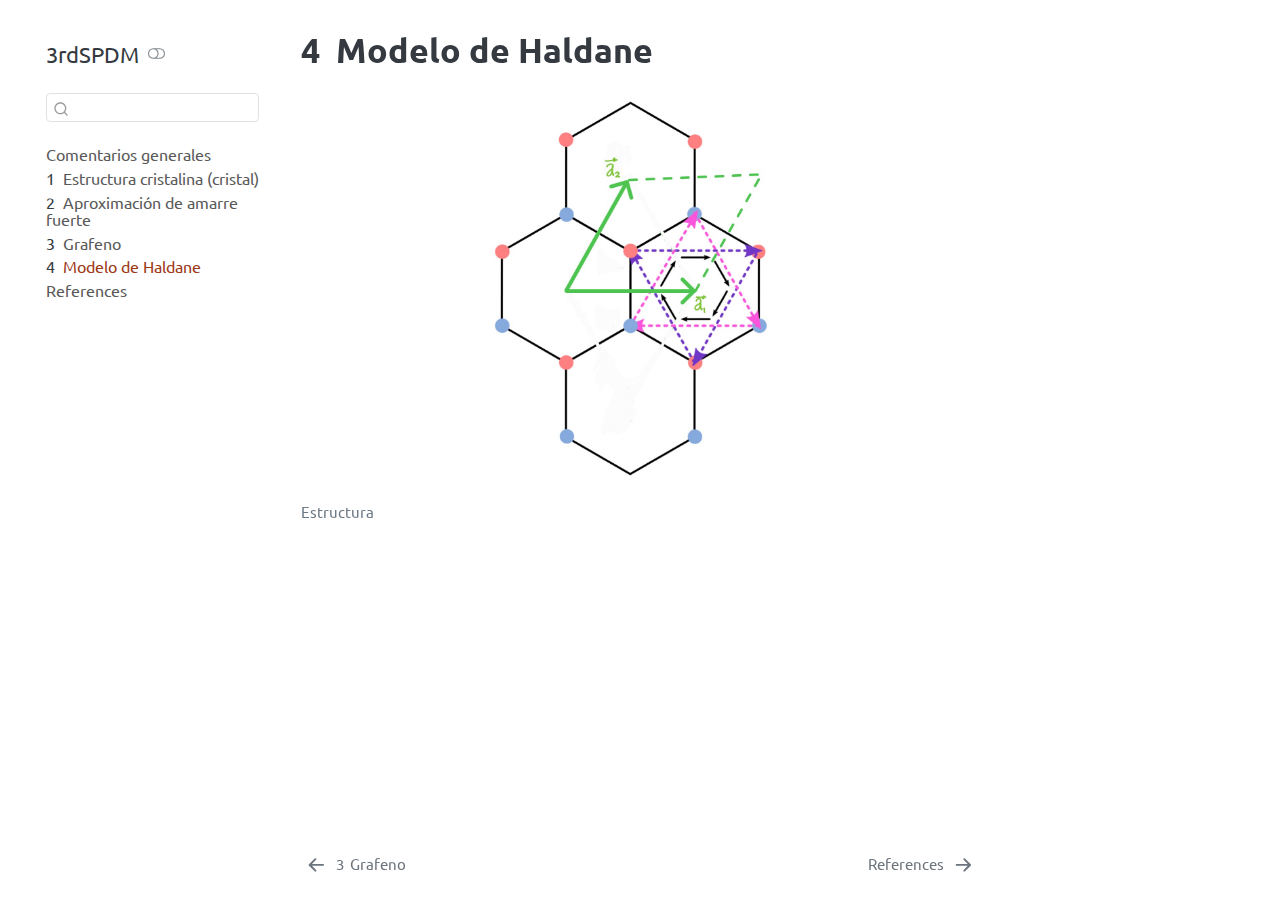
<file: docs/3_haldane.html>
<!DOCTYPE html>
<html xmlns="http://www.w3.org/1999/xhtml" lang="en" xml:lang="en"><head>

<meta charset="utf-8">
<meta name="generator" content="quarto-1.8.25">

<meta name="viewport" content="width=device-width, initial-scale=1.0, user-scalable=yes">


<title>4&nbsp; Modelo de Haldane – 3rdSPDM</title>
<style>
code{white-space: pre-wrap;}
span.smallcaps{font-variant: small-caps;}
div.columns{display: flex; gap: min(4vw, 1.5em);}
div.column{flex: auto; overflow-x: auto;}
div.hanging-indent{margin-left: 1.5em; text-indent: -1.5em;}
ul.task-list{list-style: none;}
ul.task-list li input[type="checkbox"] {
  width: 0.8em;
  margin: 0 0.8em 0.2em -1em; /* quarto-specific, see https://github.com/quarto-dev/quarto-cli/issues/4556 */ 
  vertical-align: middle;
}
</style>


<script src="site_libs/quarto-nav/quarto-nav.js"></script>
<script src="site_libs/quarto-nav/headroom.min.js"></script>
<script src="site_libs/clipboard/clipboard.min.js"></script>
<script src="site_libs/quarto-search/autocomplete.umd.js"></script>
<script src="site_libs/quarto-search/fuse.min.js"></script>
<script src="site_libs/quarto-search/quarto-search.js"></script>
<meta name="quarto:offset" content="./">
<link href="./references.html" rel="next">
<link href="./2_grafeno.html" rel="prev">
<script src="site_libs/quarto-html/quarto.js" type="module"></script>
<script src="site_libs/quarto-html/tabsets/tabsets.js" type="module"></script>
<script src="site_libs/quarto-html/axe/axe-check.js" type="module"></script>
<script src="site_libs/quarto-html/popper.min.js"></script>
<script src="site_libs/quarto-html/tippy.umd.min.js"></script>
<script src="site_libs/quarto-html/anchor.min.js"></script>
<link href="site_libs/quarto-html/tippy.css" rel="stylesheet">
<link href="site_libs/quarto-html/quarto-syntax-highlighting-7b89279ff1a6dce999919e0e67d4d9ec.css" rel="stylesheet" class="quarto-color-scheme" id="quarto-text-highlighting-styles">
<link href="site_libs/quarto-html/quarto-syntax-highlighting-dark-707d8167ce6003fca903bfe2be84ab7f.css" rel="stylesheet" class="quarto-color-scheme quarto-color-alternate" id="quarto-text-highlighting-styles">
<link href="site_libs/quarto-html/quarto-syntax-highlighting-7b89279ff1a6dce999919e0e67d4d9ec.css" rel="stylesheet" class="quarto-color-scheme-extra" id="quarto-text-highlighting-styles">
<script src="site_libs/bootstrap/bootstrap.min.js"></script>
<link href="site_libs/bootstrap/bootstrap-icons.css" rel="stylesheet">
<link href="site_libs/bootstrap/bootstrap-efb83d8b435aa5b21c9543a531cde318.min.css" rel="stylesheet" append-hash="true" class="quarto-color-scheme" id="quarto-bootstrap" data-mode="light">
<link href="site_libs/bootstrap/bootstrap-dark-5ab5bd807e84b07578759617803a36f2.min.css" rel="stylesheet" append-hash="true" class="quarto-color-scheme quarto-color-alternate" id="quarto-bootstrap" data-mode="dark">
<link href="site_libs/bootstrap/bootstrap-efb83d8b435aa5b21c9543a531cde318.min.css" rel="stylesheet" append-hash="true" class="quarto-color-scheme-extra" id="quarto-bootstrap" data-mode="light">
<script id="quarto-search-options" type="application/json">{
  "location": "sidebar",
  "copy-button": false,
  "collapse-after": 3,
  "panel-placement": "start",
  "type": "textbox",
  "limit": 50,
  "keyboard-shortcut": [
    "f",
    "/",
    "s"
  ],
  "show-item-context": false,
  "language": {
    "search-no-results-text": "No results",
    "search-matching-documents-text": "matching documents",
    "search-copy-link-title": "Copy link to search",
    "search-hide-matches-text": "Hide additional matches",
    "search-more-match-text": "more match in this document",
    "search-more-matches-text": "more matches in this document",
    "search-clear-button-title": "Clear",
    "search-text-placeholder": "",
    "search-detached-cancel-button-title": "Cancel",
    "search-submit-button-title": "Submit",
    "search-label": "Search"
  }
}</script>


<link rel="stylesheet" href="style.css">
</head>

<body class="nav-sidebar floating quarto-light"><script id="quarto-html-before-body" type="application/javascript">
    const toggleBodyColorMode = (bsSheetEl) => {
      const mode = bsSheetEl.getAttribute("data-mode");
      const bodyEl = window.document.querySelector("body");
      if (mode === "dark") {
        bodyEl.classList.add("quarto-dark");
        bodyEl.classList.remove("quarto-light");
      } else {
        bodyEl.classList.add("quarto-light");
        bodyEl.classList.remove("quarto-dark");
      }
    }
    const toggleBodyColorPrimary = () => {
      const bsSheetEl = window.document.querySelector("link#quarto-bootstrap:not([rel=disabled-stylesheet])");
      if (bsSheetEl) {
        toggleBodyColorMode(bsSheetEl);
      }
    }
    const setColorSchemeToggle = (alternate) => {
      const toggles = window.document.querySelectorAll('.quarto-color-scheme-toggle');
      for (let i=0; i < toggles.length; i++) {
        const toggle = toggles[i];
        if (toggle) {
          if (alternate) {
            toggle.classList.add("alternate");
          } else {
            toggle.classList.remove("alternate");
          }
        }
      }
    };
    const toggleColorMode = (alternate) => {
      // Switch the stylesheets
      const primaryStylesheets = window.document.querySelectorAll('link.quarto-color-scheme:not(.quarto-color-alternate)');
      const alternateStylesheets = window.document.querySelectorAll('link.quarto-color-scheme.quarto-color-alternate');
      manageTransitions('#quarto-margin-sidebar .nav-link', false);
      if (alternate) {
        // note: dark is layered on light, we don't disable primary!
        enableStylesheet(alternateStylesheets);
        for (const sheetNode of alternateStylesheets) {
          if (sheetNode.id === "quarto-bootstrap") {
            toggleBodyColorMode(sheetNode);
          }
        }
      } else {
        disableStylesheet(alternateStylesheets);
        enableStylesheet(primaryStylesheets)
        toggleBodyColorPrimary();
      }
      manageTransitions('#quarto-margin-sidebar .nav-link', true);
      // Switch the toggles
      setColorSchemeToggle(alternate)
      // Hack to workaround the fact that safari doesn't
      // properly recolor the scrollbar when toggling (#1455)
      if (navigator.userAgent.indexOf('Safari') > 0 && navigator.userAgent.indexOf('Chrome') == -1) {
        manageTransitions("body", false);
        window.scrollTo(0, 1);
        setTimeout(() => {
          window.scrollTo(0, 0);
          manageTransitions("body", true);
        }, 40);
      }
    }
    const disableStylesheet = (stylesheets) => {
      for (let i=0; i < stylesheets.length; i++) {
        const stylesheet = stylesheets[i];
        stylesheet.rel = 'disabled-stylesheet';
      }
    }
    const enableStylesheet = (stylesheets) => {
      for (let i=0; i < stylesheets.length; i++) {
        const stylesheet = stylesheets[i];
        if(stylesheet.rel !== 'stylesheet') { // for Chrome, which will still FOUC without this check
          stylesheet.rel = 'stylesheet';
        }
      }
    }
    const manageTransitions = (selector, allowTransitions) => {
      const els = window.document.querySelectorAll(selector);
      for (let i=0; i < els.length; i++) {
        const el = els[i];
        if (allowTransitions) {
          el.classList.remove('notransition');
        } else {
          el.classList.add('notransition');
        }
      }
    }
    const isFileUrl = () => {
      return window.location.protocol === 'file:';
    }
    const hasAlternateSentinel = () => {
      let styleSentinel = getColorSchemeSentinel();
      if (styleSentinel !== null) {
        return styleSentinel === "alternate";
      } else {
        return false;
      }
    }
    const setStyleSentinel = (alternate) => {
      const value = alternate ? "alternate" : "default";
      if (!isFileUrl()) {
        window.localStorage.setItem("quarto-color-scheme", value);
      } else {
        localAlternateSentinel = value;
      }
    }
    const getColorSchemeSentinel = () => {
      if (!isFileUrl()) {
        const storageValue = window.localStorage.getItem("quarto-color-scheme");
        return storageValue != null ? storageValue : localAlternateSentinel;
      } else {
        return localAlternateSentinel;
      }
    }
    const toggleGiscusIfUsed = (isAlternate, darkModeDefault) => {
      const baseTheme = document.querySelector('#giscus-base-theme')?.value ?? 'light';
      const alternateTheme = document.querySelector('#giscus-alt-theme')?.value ?? 'dark';
      let newTheme = '';
      if(authorPrefersDark) {
        newTheme = isAlternate ? baseTheme : alternateTheme;
      } else {
        newTheme = isAlternate ? alternateTheme : baseTheme;
      }
      const changeGiscusTheme = () => {
        // From: https://github.com/giscus/giscus/issues/336
        const sendMessage = (message) => {
          const iframe = document.querySelector('iframe.giscus-frame');
          if (!iframe) return;
          iframe.contentWindow.postMessage({ giscus: message }, 'https://giscus.app');
        }
        sendMessage({
          setConfig: {
            theme: newTheme
          }
        });
      }
      const isGiscussLoaded = window.document.querySelector('iframe.giscus-frame') !== null;
      if (isGiscussLoaded) {
        changeGiscusTheme();
      }
    };
    const authorPrefersDark = false;
    const darkModeDefault = authorPrefersDark;
      document.querySelector('link#quarto-text-highlighting-styles.quarto-color-scheme-extra').rel = 'disabled-stylesheet';
      document.querySelector('link#quarto-bootstrap.quarto-color-scheme-extra').rel = 'disabled-stylesheet';
    let localAlternateSentinel = darkModeDefault ? 'alternate' : 'default';
    // Dark / light mode switch
    window.quartoToggleColorScheme = () => {
      // Read the current dark / light value
      let toAlternate = !hasAlternateSentinel();
      toggleColorMode(toAlternate);
      setStyleSentinel(toAlternate);
      toggleGiscusIfUsed(toAlternate, darkModeDefault);
      window.dispatchEvent(new Event('resize'));
    };
    // Switch to dark mode if need be
    if (hasAlternateSentinel()) {
      toggleColorMode(true);
    } else {
      toggleColorMode(false);
    }
  </script>

<div id="quarto-search-results"></div>
  <header id="quarto-header" class="headroom fixed-top">
  <nav class="quarto-secondary-nav">
    <div class="container-fluid d-flex">
      <button type="button" class="quarto-btn-toggle btn" data-bs-toggle="collapse" role="button" data-bs-target=".quarto-sidebar-collapse-item" aria-controls="quarto-sidebar" aria-expanded="false" aria-label="Toggle sidebar navigation" onclick="if (window.quartoToggleHeadroom) { window.quartoToggleHeadroom(); }">
        <i class="bi bi-layout-text-sidebar-reverse"></i>
      </button>
        <nav class="quarto-page-breadcrumbs" aria-label="breadcrumb"><ol class="breadcrumb"><li class="breadcrumb-item"><a href="./3_haldane.html"><span class="chapter-number">4</span>&nbsp; <span class="chapter-title">Modelo de Haldane</span></a></li></ol></nav>
        <a class="flex-grow-1" role="navigation" data-bs-toggle="collapse" data-bs-target=".quarto-sidebar-collapse-item" aria-controls="quarto-sidebar" aria-expanded="false" aria-label="Toggle sidebar navigation" onclick="if (window.quartoToggleHeadroom) { window.quartoToggleHeadroom(); }">      
        </a>
      <button type="button" class="btn quarto-search-button" aria-label="Search" onclick="window.quartoOpenSearch();">
        <i class="bi bi-search"></i>
      </button>
    </div>
  </nav>
</header>
<!-- content -->
<div id="quarto-content" class="quarto-container page-columns page-rows-contents page-layout-article">
<!-- sidebar -->
  <nav id="quarto-sidebar" class="sidebar collapse collapse-horizontal quarto-sidebar-collapse-item sidebar-navigation floating overflow-auto">
    <div class="pt-lg-2 mt-2 text-left sidebar-header sidebar-header-stacked">
      <a href="./index.html" class="sidebar-logo-link">
      </a>
    <div class="sidebar-title mb-0 py-0">
      <a href="./">3rdSPDM</a> 
        <div class="sidebar-tools-main">
  <a href="" class="quarto-color-scheme-toggle quarto-navigation-tool  px-1" onclick="window.quartoToggleColorScheme(); return false;" title="Toggle dark mode"><i class="bi"></i></a>
</div>
    </div>
      </div>
        <div class="mt-2 flex-shrink-0 align-items-center">
        <div class="sidebar-search">
        <div id="quarto-search" class="" title="Search"></div>
        </div>
        </div>
    <div class="sidebar-menu-container"> 
    <ul class="list-unstyled mt-1">
        <li class="sidebar-item">
  <div class="sidebar-item-container"> 
  <a href="./index.html" class="sidebar-item-text sidebar-link">
 <span class="menu-text">Comentarios generales</span></a>
  </div>
</li>
        <li class="sidebar-item">
  <div class="sidebar-item-container"> 
  <a href="./1_basics.html" class="sidebar-item-text sidebar-link">
 <span class="menu-text"><span class="chapter-number">1</span>&nbsp; <span class="chapter-title">Estructura cristalina (cristal)</span></span></a>
  </div>
</li>
        <li class="sidebar-item">
  <div class="sidebar-item-container"> 
  <a href="./1_tbh.html" class="sidebar-item-text sidebar-link">
 <span class="menu-text"><span class="chapter-number">2</span>&nbsp; <span class="chapter-title">Aproximación de amarre fuerte</span></span></a>
  </div>
</li>
        <li class="sidebar-item">
  <div class="sidebar-item-container"> 
  <a href="./2_grafeno.html" class="sidebar-item-text sidebar-link">
 <span class="menu-text"><span class="chapter-number">3</span>&nbsp; <span class="chapter-title">Grafeno</span></span></a>
  </div>
</li>
        <li class="sidebar-item">
  <div class="sidebar-item-container"> 
  <a href="./3_haldane.html" class="sidebar-item-text sidebar-link active">
 <span class="menu-text"><span class="chapter-number">4</span>&nbsp; <span class="chapter-title">Modelo de Haldane</span></span></a>
  </div>
</li>
        <li class="sidebar-item">
  <div class="sidebar-item-container"> 
  <a href="./references.html" class="sidebar-item-text sidebar-link">
 <span class="menu-text">References</span></a>
  </div>
</li>
    </ul>
    </div>
</nav>
<div id="quarto-sidebar-glass" class="quarto-sidebar-collapse-item" data-bs-toggle="collapse" data-bs-target=".quarto-sidebar-collapse-item"></div>
<!-- margin-sidebar -->
    <div id="quarto-margin-sidebar" class="sidebar margin-sidebar zindex-bottom">
        
    </div>
<!-- main -->
<main class="content" id="quarto-document-content">


<header id="title-block-header" class="quarto-title-block default">
<div class="quarto-title">
<h1 class="title"><span class="chapter-number">4</span>&nbsp; <span class="chapter-title">Modelo de Haldane</span></h1>
</div>



<div class="quarto-title-meta">

    
  
    
  </div>
  


</header>


<div class="quarto-figure quarto-figure-center">
<figure class="figure">
<p><img src="img/Haldane.JPG" class="img-fluid figure-img" style="width:50.0%"></p>
<figcaption>Estructura</figcaption>
</figure>
</div>



</main> <!-- /main -->
<script id="quarto-html-after-body" type="application/javascript">
  window.document.addEventListener("DOMContentLoaded", function (event) {
    // Ensure there is a toggle, if there isn't float one in the top right
    if (window.document.querySelector('.quarto-color-scheme-toggle') === null) {
      const a = window.document.createElement('a');
      a.classList.add('top-right');
      a.classList.add('quarto-color-scheme-toggle');
      a.href = "";
      a.onclick = function() { try { window.quartoToggleColorScheme(); } catch {} return false; };
      const i = window.document.createElement("i");
      i.classList.add('bi');
      a.appendChild(i);
      window.document.body.appendChild(a);
    }
    setColorSchemeToggle(hasAlternateSentinel())
    const icon = "";
    const anchorJS = new window.AnchorJS();
    anchorJS.options = {
      placement: 'right',
      icon: icon
    };
    anchorJS.add('.anchored');
    const isCodeAnnotation = (el) => {
      for (const clz of el.classList) {
        if (clz.startsWith('code-annotation-')) {                     
          return true;
        }
      }
      return false;
    }
    const onCopySuccess = function(e) {
      // button target
      const button = e.trigger;
      // don't keep focus
      button.blur();
      // flash "checked"
      button.classList.add('code-copy-button-checked');
      var currentTitle = button.getAttribute("title");
      button.setAttribute("title", "Copied!");
      let tooltip;
      if (window.bootstrap) {
        button.setAttribute("data-bs-toggle", "tooltip");
        button.setAttribute("data-bs-placement", "left");
        button.setAttribute("data-bs-title", "Copied!");
        tooltip = new bootstrap.Tooltip(button, 
          { trigger: "manual", 
            customClass: "code-copy-button-tooltip",
            offset: [0, -8]});
        tooltip.show();    
      }
      setTimeout(function() {
        if (tooltip) {
          tooltip.hide();
          button.removeAttribute("data-bs-title");
          button.removeAttribute("data-bs-toggle");
          button.removeAttribute("data-bs-placement");
        }
        button.setAttribute("title", currentTitle);
        button.classList.remove('code-copy-button-checked');
      }, 1000);
      // clear code selection
      e.clearSelection();
    }
    const getTextToCopy = function(trigger) {
      const outerScaffold = trigger.parentElement.cloneNode(true);
      const codeEl = outerScaffold.querySelector('code');
      for (const childEl of codeEl.children) {
        if (isCodeAnnotation(childEl)) {
          childEl.remove();
        }
      }
      return codeEl.innerText;
    }
    const clipboard = new window.ClipboardJS('.code-copy-button:not([data-in-quarto-modal])', {
      text: getTextToCopy
    });
    clipboard.on('success', onCopySuccess);
    if (window.document.getElementById('quarto-embedded-source-code-modal')) {
      const clipboardModal = new window.ClipboardJS('.code-copy-button[data-in-quarto-modal]', {
        text: getTextToCopy,
        container: window.document.getElementById('quarto-embedded-source-code-modal')
      });
      clipboardModal.on('success', onCopySuccess);
    }
      var localhostRegex = new RegExp(/^(?:http|https):\/\/localhost\:?[0-9]*\//);
      var mailtoRegex = new RegExp(/^mailto:/);
        var filterRegex = new RegExp('/' + window.location.host + '/');
      var isInternal = (href) => {
          return filterRegex.test(href) || localhostRegex.test(href) || mailtoRegex.test(href);
      }
      // Inspect non-navigation links and adorn them if external
     var links = window.document.querySelectorAll('a[href]:not(.nav-link):not(.navbar-brand):not(.toc-action):not(.sidebar-link):not(.sidebar-item-toggle):not(.pagination-link):not(.no-external):not([aria-hidden]):not(.dropdown-item):not(.quarto-navigation-tool):not(.about-link)');
      for (var i=0; i<links.length; i++) {
        const link = links[i];
        if (!isInternal(link.href)) {
          // undo the damage that might have been done by quarto-nav.js in the case of
          // links that we want to consider external
          if (link.dataset.originalHref !== undefined) {
            link.href = link.dataset.originalHref;
          }
        }
      }
    function tippyHover(el, contentFn, onTriggerFn, onUntriggerFn) {
      const config = {
        allowHTML: true,
        maxWidth: 500,
        delay: 100,
        arrow: false,
        appendTo: function(el) {
            return el.parentElement;
        },
        interactive: true,
        interactiveBorder: 10,
        theme: 'quarto',
        placement: 'bottom-start',
      };
      if (contentFn) {
        config.content = contentFn;
      }
      if (onTriggerFn) {
        config.onTrigger = onTriggerFn;
      }
      if (onUntriggerFn) {
        config.onUntrigger = onUntriggerFn;
      }
      window.tippy(el, config); 
    }
    const noterefs = window.document.querySelectorAll('a[role="doc-noteref"]');
    for (var i=0; i<noterefs.length; i++) {
      const ref = noterefs[i];
      tippyHover(ref, function() {
        // use id or data attribute instead here
        let href = ref.getAttribute('data-footnote-href') || ref.getAttribute('href');
        try { href = new URL(href).hash; } catch {}
        const id = href.replace(/^#\/?/, "");
        const note = window.document.getElementById(id);
        if (note) {
          return note.innerHTML;
        } else {
          return "";
        }
      });
    }
    const xrefs = window.document.querySelectorAll('a.quarto-xref');
    const processXRef = (id, note) => {
      // Strip column container classes
      const stripColumnClz = (el) => {
        el.classList.remove("page-full", "page-columns");
        if (el.children) {
          for (const child of el.children) {
            stripColumnClz(child);
          }
        }
      }
      stripColumnClz(note)
      if (id === null || id.startsWith('sec-')) {
        // Special case sections, only their first couple elements
        const container = document.createElement("div");
        if (note.children && note.children.length > 2) {
          container.appendChild(note.children[0].cloneNode(true));
          for (let i = 1; i < note.children.length; i++) {
            const child = note.children[i];
            if (child.tagName === "P" && child.innerText === "") {
              continue;
            } else {
              container.appendChild(child.cloneNode(true));
              break;
            }
          }
          if (window.Quarto?.typesetMath) {
            window.Quarto.typesetMath(container);
          }
          return container.innerHTML
        } else {
          if (window.Quarto?.typesetMath) {
            window.Quarto.typesetMath(note);
          }
          return note.innerHTML;
        }
      } else {
        // Remove any anchor links if they are present
        const anchorLink = note.querySelector('a.anchorjs-link');
        if (anchorLink) {
          anchorLink.remove();
        }
        if (window.Quarto?.typesetMath) {
          window.Quarto.typesetMath(note);
        }
        if (note.classList.contains("callout")) {
          return note.outerHTML;
        } else {
          return note.innerHTML;
        }
      }
    }
    for (var i=0; i<xrefs.length; i++) {
      const xref = xrefs[i];
      tippyHover(xref, undefined, function(instance) {
        instance.disable();
        let url = xref.getAttribute('href');
        let hash = undefined; 
        if (url.startsWith('#')) {
          hash = url;
        } else {
          try { hash = new URL(url).hash; } catch {}
        }
        if (hash) {
          const id = hash.replace(/^#\/?/, "");
          const note = window.document.getElementById(id);
          if (note !== null) {
            try {
              const html = processXRef(id, note.cloneNode(true));
              instance.setContent(html);
            } finally {
              instance.enable();
              instance.show();
            }
          } else {
            // See if we can fetch this
            fetch(url.split('#')[0])
            .then(res => res.text())
            .then(html => {
              const parser = new DOMParser();
              const htmlDoc = parser.parseFromString(html, "text/html");
              const note = htmlDoc.getElementById(id);
              if (note !== null) {
                const html = processXRef(id, note);
                instance.setContent(html);
              } 
            }).finally(() => {
              instance.enable();
              instance.show();
            });
          }
        } else {
          // See if we can fetch a full url (with no hash to target)
          // This is a special case and we should probably do some content thinning / targeting
          fetch(url)
          .then(res => res.text())
          .then(html => {
            const parser = new DOMParser();
            const htmlDoc = parser.parseFromString(html, "text/html");
            const note = htmlDoc.querySelector('main.content');
            if (note !== null) {
              // This should only happen for chapter cross references
              // (since there is no id in the URL)
              // remove the first header
              if (note.children.length > 0 && note.children[0].tagName === "HEADER") {
                note.children[0].remove();
              }
              const html = processXRef(null, note);
              instance.setContent(html);
            } 
          }).finally(() => {
            instance.enable();
            instance.show();
          });
        }
      }, function(instance) {
      });
    }
        let selectedAnnoteEl;
        const selectorForAnnotation = ( cell, annotation) => {
          let cellAttr = 'data-code-cell="' + cell + '"';
          let lineAttr = 'data-code-annotation="' +  annotation + '"';
          const selector = 'span[' + cellAttr + '][' + lineAttr + ']';
          return selector;
        }
        const selectCodeLines = (annoteEl) => {
          const doc = window.document;
          const targetCell = annoteEl.getAttribute("data-target-cell");
          const targetAnnotation = annoteEl.getAttribute("data-target-annotation");
          const annoteSpan = window.document.querySelector(selectorForAnnotation(targetCell, targetAnnotation));
          const lines = annoteSpan.getAttribute("data-code-lines").split(",");
          const lineIds = lines.map((line) => {
            return targetCell + "-" + line;
          })
          let top = null;
          let height = null;
          let parent = null;
          if (lineIds.length > 0) {
              //compute the position of the single el (top and bottom and make a div)
              const el = window.document.getElementById(lineIds[0]);
              top = el.offsetTop;
              height = el.offsetHeight;
              parent = el.parentElement.parentElement;
            if (lineIds.length > 1) {
              const lastEl = window.document.getElementById(lineIds[lineIds.length - 1]);
              const bottom = lastEl.offsetTop + lastEl.offsetHeight;
              height = bottom - top;
            }
            if (top !== null && height !== null && parent !== null) {
              // cook up a div (if necessary) and position it 
              let div = window.document.getElementById("code-annotation-line-highlight");
              if (div === null) {
                div = window.document.createElement("div");
                div.setAttribute("id", "code-annotation-line-highlight");
                div.style.position = 'absolute';
                parent.appendChild(div);
              }
              div.style.top = top - 2 + "px";
              div.style.height = height + 4 + "px";
              div.style.left = 0;
              let gutterDiv = window.document.getElementById("code-annotation-line-highlight-gutter");
              if (gutterDiv === null) {
                gutterDiv = window.document.createElement("div");
                gutterDiv.setAttribute("id", "code-annotation-line-highlight-gutter");
                gutterDiv.style.position = 'absolute';
                const codeCell = window.document.getElementById(targetCell);
                const gutter = codeCell.querySelector('.code-annotation-gutter');
                gutter.appendChild(gutterDiv);
              }
              gutterDiv.style.top = top - 2 + "px";
              gutterDiv.style.height = height + 4 + "px";
            }
            selectedAnnoteEl = annoteEl;
          }
        };
        const unselectCodeLines = () => {
          const elementsIds = ["code-annotation-line-highlight", "code-annotation-line-highlight-gutter"];
          elementsIds.forEach((elId) => {
            const div = window.document.getElementById(elId);
            if (div) {
              div.remove();
            }
          });
          selectedAnnoteEl = undefined;
        };
          // Handle positioning of the toggle
      window.addEventListener(
        "resize",
        throttle(() => {
          elRect = undefined;
          if (selectedAnnoteEl) {
            selectCodeLines(selectedAnnoteEl);
          }
        }, 10)
      );
      function throttle(fn, ms) {
      let throttle = false;
      let timer;
        return (...args) => {
          if(!throttle) { // first call gets through
              fn.apply(this, args);
              throttle = true;
          } else { // all the others get throttled
              if(timer) clearTimeout(timer); // cancel #2
              timer = setTimeout(() => {
                fn.apply(this, args);
                timer = throttle = false;
              }, ms);
          }
        };
      }
        // Attach click handler to the DT
        const annoteDls = window.document.querySelectorAll('dt[data-target-cell]');
        for (const annoteDlNode of annoteDls) {
          annoteDlNode.addEventListener('click', (event) => {
            const clickedEl = event.target;
            if (clickedEl !== selectedAnnoteEl) {
              unselectCodeLines();
              const activeEl = window.document.querySelector('dt[data-target-cell].code-annotation-active');
              if (activeEl) {
                activeEl.classList.remove('code-annotation-active');
              }
              selectCodeLines(clickedEl);
              clickedEl.classList.add('code-annotation-active');
            } else {
              // Unselect the line
              unselectCodeLines();
              clickedEl.classList.remove('code-annotation-active');
            }
          });
        }
    const findCites = (el) => {
      const parentEl = el.parentElement;
      if (parentEl) {
        const cites = parentEl.dataset.cites;
        if (cites) {
          return {
            el,
            cites: cites.split(' ')
          };
        } else {
          return findCites(el.parentElement)
        }
      } else {
        return undefined;
      }
    };
    var bibliorefs = window.document.querySelectorAll('a[role="doc-biblioref"]');
    for (var i=0; i<bibliorefs.length; i++) {
      const ref = bibliorefs[i];
      const citeInfo = findCites(ref);
      if (citeInfo) {
        tippyHover(citeInfo.el, function() {
          var popup = window.document.createElement('div');
          citeInfo.cites.forEach(function(cite) {
            var citeDiv = window.document.createElement('div');
            citeDiv.classList.add('hanging-indent');
            citeDiv.classList.add('csl-entry');
            var biblioDiv = window.document.getElementById('ref-' + cite);
            if (biblioDiv) {
              citeDiv.innerHTML = biblioDiv.innerHTML;
            }
            popup.appendChild(citeDiv);
          });
          return popup.innerHTML;
        });
      }
    }
  });
  </script>
<nav class="page-navigation">
  <div class="nav-page nav-page-previous">
      <a href="./2_grafeno.html" class="pagination-link" aria-label="Grafeno">
        <i class="bi bi-arrow-left-short"></i> <span class="nav-page-text"><span class="chapter-number">3</span>&nbsp; <span class="chapter-title">Grafeno</span></span>
      </a>          
  </div>
  <div class="nav-page nav-page-next">
      <a href="./references.html" class="pagination-link" aria-label="References">
        <span class="nav-page-text">References</span> <i class="bi bi-arrow-right-short"></i>
      </a>
  </div>
</nav>
</div> <!-- /content -->




</body></html>
</file>
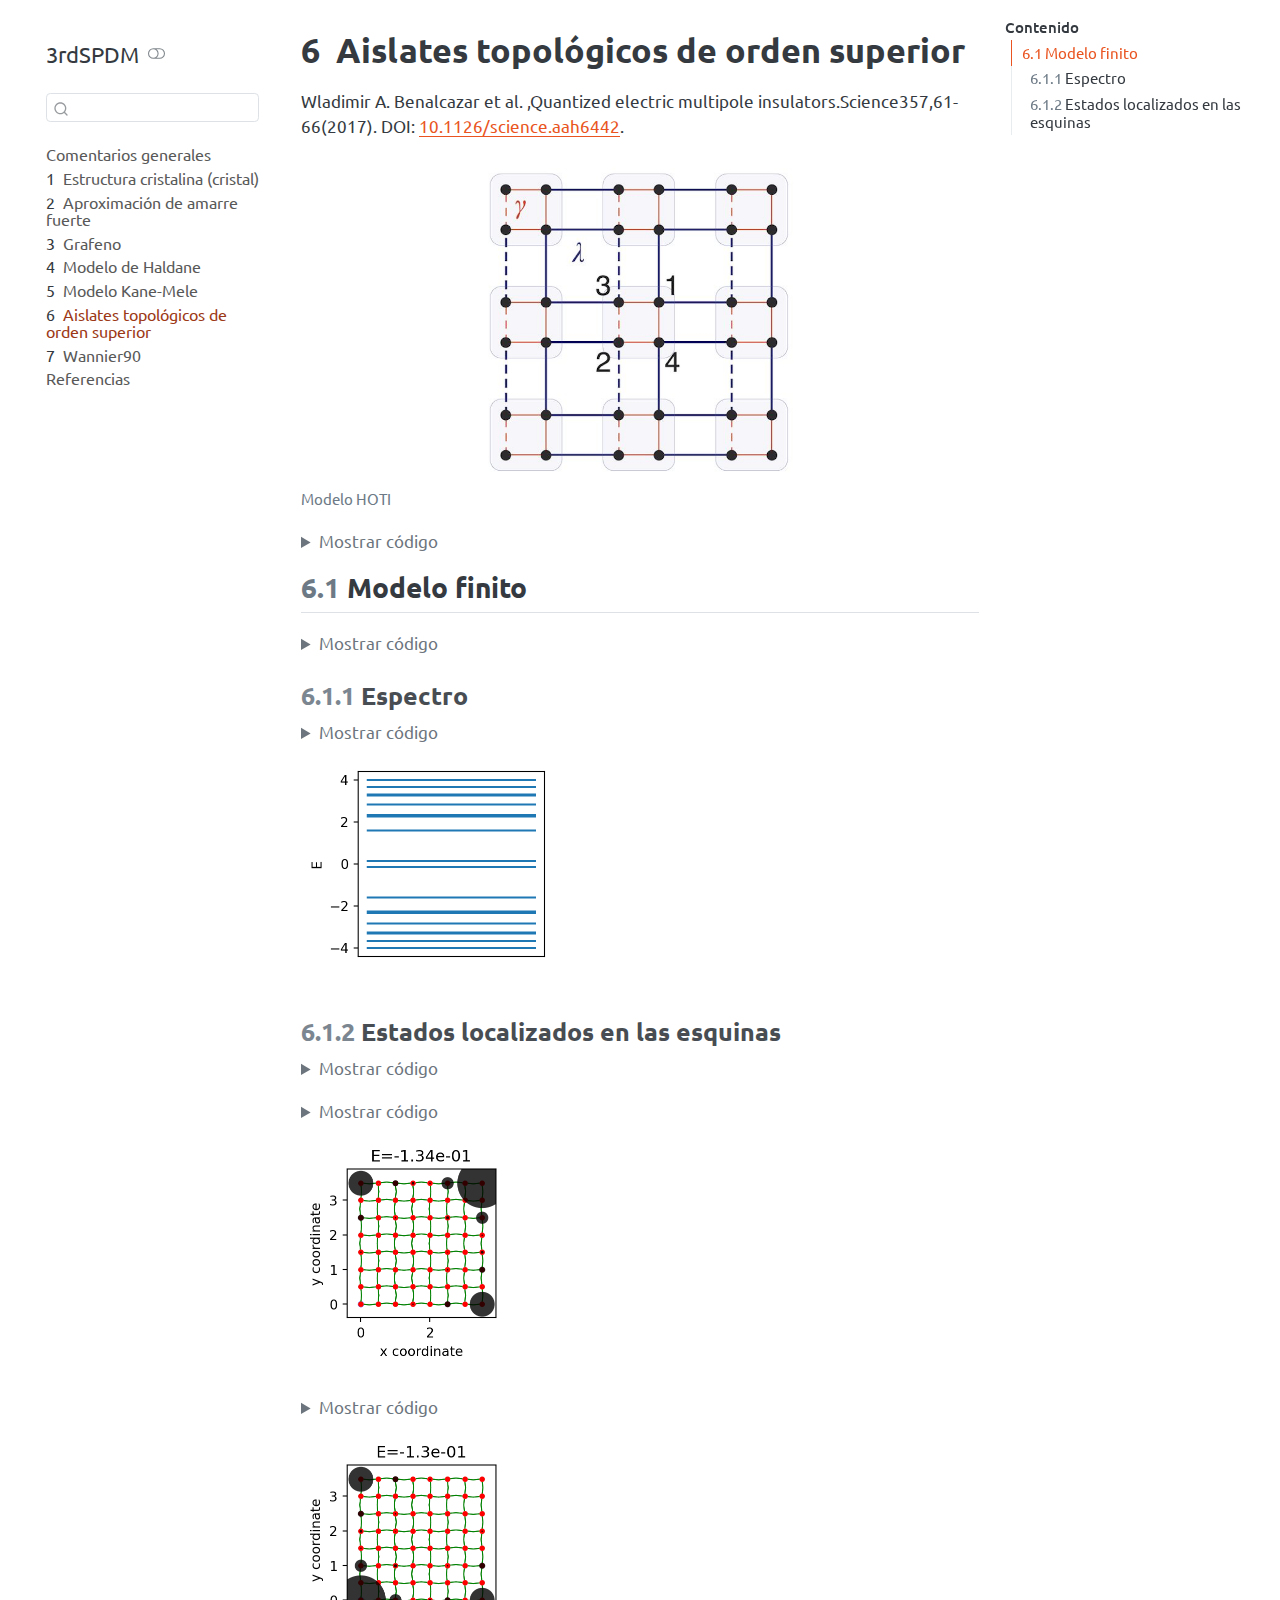
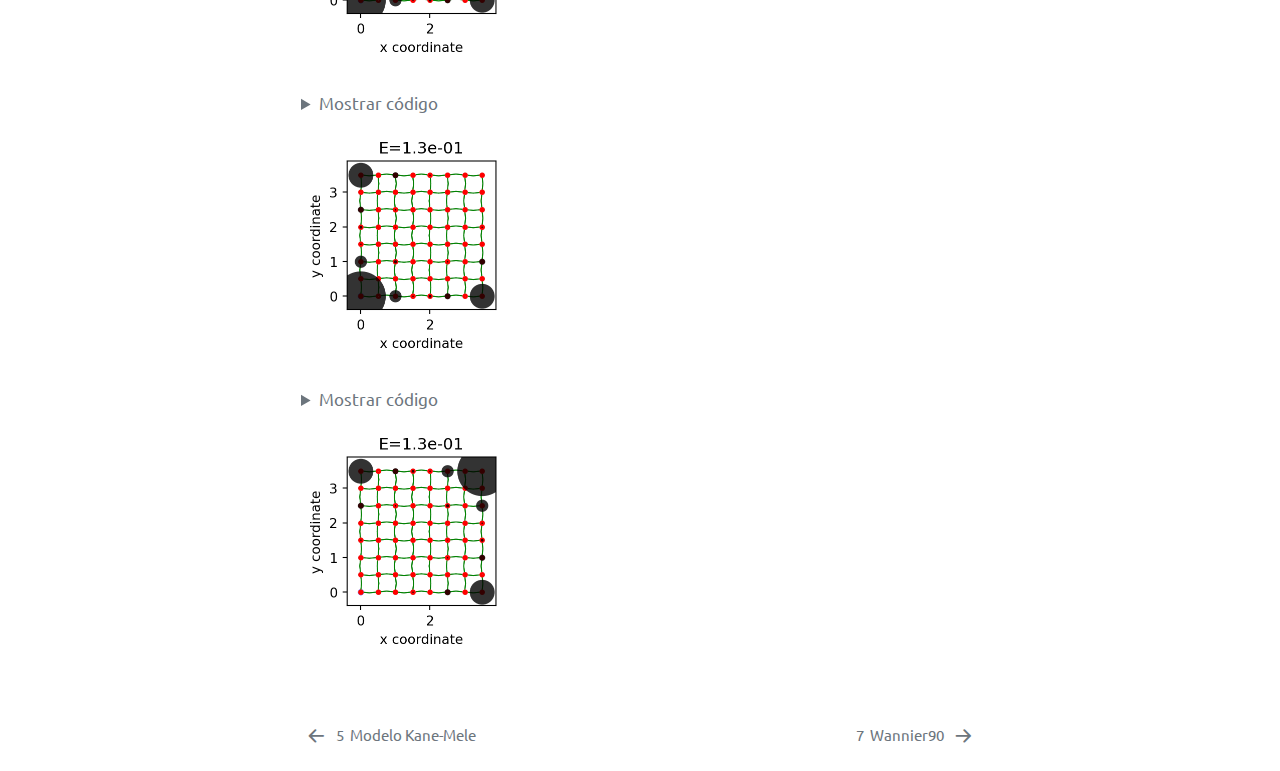
<file: docs/5_HOTI.html>
<!DOCTYPE html>
<html xmlns="http://www.w3.org/1999/xhtml" lang="en" xml:lang="en"><head>

<meta charset="utf-8">
<meta name="generator" content="quarto-1.8.25">

<meta name="viewport" content="width=device-width, initial-scale=1.0, user-scalable=yes">


<title>6&nbsp; Aislates topológicos de orden superior – 3rdSPDM</title>
<style>
code{white-space: pre-wrap;}
span.smallcaps{font-variant: small-caps;}
div.columns{display: flex; gap: min(4vw, 1.5em);}
div.column{flex: auto; overflow-x: auto;}
div.hanging-indent{margin-left: 1.5em; text-indent: -1.5em;}
ul.task-list{list-style: none;}
ul.task-list li input[type="checkbox"] {
  width: 0.8em;
  margin: 0 0.8em 0.2em -1em; /* quarto-specific, see https://github.com/quarto-dev/quarto-cli/issues/4556 */ 
  vertical-align: middle;
}
/* CSS for syntax highlighting */
html { -webkit-text-size-adjust: 100%; }
pre > code.sourceCode { white-space: pre; position: relative; }
pre > code.sourceCode > span { display: inline-block; line-height: 1.25; }
pre > code.sourceCode > span:empty { height: 1.2em; }
.sourceCode { overflow: visible; }
code.sourceCode > span { color: inherit; text-decoration: inherit; }
div.sourceCode { margin: 1em 0; }
pre.sourceCode { margin: 0; }
@media screen {
div.sourceCode { overflow: auto; }
}
@media print {
pre > code.sourceCode { white-space: pre-wrap; }
pre > code.sourceCode > span { text-indent: -5em; padding-left: 5em; }
}
pre.numberSource code
  { counter-reset: source-line 0; }
pre.numberSource code > span
  { position: relative; left: -4em; counter-increment: source-line; }
pre.numberSource code > span > a:first-child::before
  { content: counter(source-line);
    position: relative; left: -1em; text-align: right; vertical-align: baseline;
    border: none; display: inline-block;
    -webkit-touch-callout: none; -webkit-user-select: none;
    -khtml-user-select: none; -moz-user-select: none;
    -ms-user-select: none; user-select: none;
    padding: 0 4px; width: 4em;
  }
pre.numberSource { margin-left: 3em;  padding-left: 4px; }
div.sourceCode
  {   }
@media screen {
pre > code.sourceCode > span > a:first-child::before { text-decoration: underline; }
}
</style>


<script src="site_libs/quarto-nav/quarto-nav.js"></script>
<script src="site_libs/quarto-nav/headroom.min.js"></script>
<script src="site_libs/clipboard/clipboard.min.js"></script>
<script src="site_libs/quarto-search/autocomplete.umd.js"></script>
<script src="site_libs/quarto-search/fuse.min.js"></script>
<script src="site_libs/quarto-search/quarto-search.js"></script>
<meta name="quarto:offset" content="./">
<link href="./6_Wannier90.html" rel="next">
<link href="./4_KaneMele.html" rel="prev">
<script src="site_libs/quarto-html/quarto.js" type="module"></script>
<script src="site_libs/quarto-html/tabsets/tabsets.js" type="module"></script>
<script src="site_libs/quarto-html/axe/axe-check.js" type="module"></script>
<script src="site_libs/quarto-html/popper.min.js"></script>
<script src="site_libs/quarto-html/tippy.umd.min.js"></script>
<script src="site_libs/quarto-html/anchor.min.js"></script>
<link href="site_libs/quarto-html/tippy.css" rel="stylesheet">
<link href="site_libs/quarto-html/quarto-syntax-highlighting-7b89279ff1a6dce999919e0e67d4d9ec.css" rel="stylesheet" class="quarto-color-scheme" id="quarto-text-highlighting-styles">
<link href="site_libs/quarto-html/quarto-syntax-highlighting-dark-707d8167ce6003fca903bfe2be84ab7f.css" rel="stylesheet" class="quarto-color-scheme quarto-color-alternate" id="quarto-text-highlighting-styles">
<link href="site_libs/quarto-html/quarto-syntax-highlighting-7b89279ff1a6dce999919e0e67d4d9ec.css" rel="stylesheet" class="quarto-color-scheme-extra" id="quarto-text-highlighting-styles">
<script src="site_libs/bootstrap/bootstrap.min.js"></script>
<link href="site_libs/bootstrap/bootstrap-icons.css" rel="stylesheet">
<link href="site_libs/bootstrap/bootstrap-efb83d8b435aa5b21c9543a531cde318.min.css" rel="stylesheet" append-hash="true" class="quarto-color-scheme" id="quarto-bootstrap" data-mode="light">
<link href="site_libs/bootstrap/bootstrap-dark-5ab5bd807e84b07578759617803a36f2.min.css" rel="stylesheet" append-hash="true" class="quarto-color-scheme quarto-color-alternate" id="quarto-bootstrap" data-mode="dark">
<link href="site_libs/bootstrap/bootstrap-efb83d8b435aa5b21c9543a531cde318.min.css" rel="stylesheet" append-hash="true" class="quarto-color-scheme-extra" id="quarto-bootstrap" data-mode="light">
<script id="quarto-search-options" type="application/json">{
  "location": "sidebar",
  "copy-button": false,
  "collapse-after": 3,
  "panel-placement": "start",
  "type": "textbox",
  "limit": 50,
  "keyboard-shortcut": [
    "f",
    "/",
    "s"
  ],
  "show-item-context": false,
  "language": {
    "search-no-results-text": "No results",
    "search-matching-documents-text": "matching documents",
    "search-copy-link-title": "Copy link to search",
    "search-hide-matches-text": "Hide additional matches",
    "search-more-match-text": "more match in this document",
    "search-more-matches-text": "more matches in this document",
    "search-clear-button-title": "Clear",
    "search-text-placeholder": "",
    "search-detached-cancel-button-title": "Cancel",
    "search-submit-button-title": "Submit",
    "search-label": "Search"
  }
}</script>


<link rel="stylesheet" href="style.css">
</head>

<body class="nav-sidebar floating quarto-light"><script id="quarto-html-before-body" type="application/javascript">
    const toggleBodyColorMode = (bsSheetEl) => {
      const mode = bsSheetEl.getAttribute("data-mode");
      const bodyEl = window.document.querySelector("body");
      if (mode === "dark") {
        bodyEl.classList.add("quarto-dark");
        bodyEl.classList.remove("quarto-light");
      } else {
        bodyEl.classList.add("quarto-light");
        bodyEl.classList.remove("quarto-dark");
      }
    }
    const toggleBodyColorPrimary = () => {
      const bsSheetEl = window.document.querySelector("link#quarto-bootstrap:not([rel=disabled-stylesheet])");
      if (bsSheetEl) {
        toggleBodyColorMode(bsSheetEl);
      }
    }
    const setColorSchemeToggle = (alternate) => {
      const toggles = window.document.querySelectorAll('.quarto-color-scheme-toggle');
      for (let i=0; i < toggles.length; i++) {
        const toggle = toggles[i];
        if (toggle) {
          if (alternate) {
            toggle.classList.add("alternate");
          } else {
            toggle.classList.remove("alternate");
          }
        }
      }
    };
    const toggleColorMode = (alternate) => {
      // Switch the stylesheets
      const primaryStylesheets = window.document.querySelectorAll('link.quarto-color-scheme:not(.quarto-color-alternate)');
      const alternateStylesheets = window.document.querySelectorAll('link.quarto-color-scheme.quarto-color-alternate');
      manageTransitions('#quarto-margin-sidebar .nav-link', false);
      if (alternate) {
        // note: dark is layered on light, we don't disable primary!
        enableStylesheet(alternateStylesheets);
        for (const sheetNode of alternateStylesheets) {
          if (sheetNode.id === "quarto-bootstrap") {
            toggleBodyColorMode(sheetNode);
          }
        }
      } else {
        disableStylesheet(alternateStylesheets);
        enableStylesheet(primaryStylesheets)
        toggleBodyColorPrimary();
      }
      manageTransitions('#quarto-margin-sidebar .nav-link', true);
      // Switch the toggles
      setColorSchemeToggle(alternate)
      // Hack to workaround the fact that safari doesn't
      // properly recolor the scrollbar when toggling (#1455)
      if (navigator.userAgent.indexOf('Safari') > 0 && navigator.userAgent.indexOf('Chrome') == -1) {
        manageTransitions("body", false);
        window.scrollTo(0, 1);
        setTimeout(() => {
          window.scrollTo(0, 0);
          manageTransitions("body", true);
        }, 40);
      }
    }
    const disableStylesheet = (stylesheets) => {
      for (let i=0; i < stylesheets.length; i++) {
        const stylesheet = stylesheets[i];
        stylesheet.rel = 'disabled-stylesheet';
      }
    }
    const enableStylesheet = (stylesheets) => {
      for (let i=0; i < stylesheets.length; i++) {
        const stylesheet = stylesheets[i];
        if(stylesheet.rel !== 'stylesheet') { // for Chrome, which will still FOUC without this check
          stylesheet.rel = 'stylesheet';
        }
      }
    }
    const manageTransitions = (selector, allowTransitions) => {
      const els = window.document.querySelectorAll(selector);
      for (let i=0; i < els.length; i++) {
        const el = els[i];
        if (allowTransitions) {
          el.classList.remove('notransition');
        } else {
          el.classList.add('notransition');
        }
      }
    }
    const isFileUrl = () => {
      return window.location.protocol === 'file:';
    }
    const hasAlternateSentinel = () => {
      let styleSentinel = getColorSchemeSentinel();
      if (styleSentinel !== null) {
        return styleSentinel === "alternate";
      } else {
        return false;
      }
    }
    const setStyleSentinel = (alternate) => {
      const value = alternate ? "alternate" : "default";
      if (!isFileUrl()) {
        window.localStorage.setItem("quarto-color-scheme", value);
      } else {
        localAlternateSentinel = value;
      }
    }
    const getColorSchemeSentinel = () => {
      if (!isFileUrl()) {
        const storageValue = window.localStorage.getItem("quarto-color-scheme");
        return storageValue != null ? storageValue : localAlternateSentinel;
      } else {
        return localAlternateSentinel;
      }
    }
    const toggleGiscusIfUsed = (isAlternate, darkModeDefault) => {
      const baseTheme = document.querySelector('#giscus-base-theme')?.value ?? 'light';
      const alternateTheme = document.querySelector('#giscus-alt-theme')?.value ?? 'dark';
      let newTheme = '';
      if(authorPrefersDark) {
        newTheme = isAlternate ? baseTheme : alternateTheme;
      } else {
        newTheme = isAlternate ? alternateTheme : baseTheme;
      }
      const changeGiscusTheme = () => {
        // From: https://github.com/giscus/giscus/issues/336
        const sendMessage = (message) => {
          const iframe = document.querySelector('iframe.giscus-frame');
          if (!iframe) return;
          iframe.contentWindow.postMessage({ giscus: message }, 'https://giscus.app');
        }
        sendMessage({
          setConfig: {
            theme: newTheme
          }
        });
      }
      const isGiscussLoaded = window.document.querySelector('iframe.giscus-frame') !== null;
      if (isGiscussLoaded) {
        changeGiscusTheme();
      }
    };
    const authorPrefersDark = false;
    const darkModeDefault = authorPrefersDark;
      document.querySelector('link#quarto-text-highlighting-styles.quarto-color-scheme-extra').rel = 'disabled-stylesheet';
      document.querySelector('link#quarto-bootstrap.quarto-color-scheme-extra').rel = 'disabled-stylesheet';
    let localAlternateSentinel = darkModeDefault ? 'alternate' : 'default';
    // Dark / light mode switch
    window.quartoToggleColorScheme = () => {
      // Read the current dark / light value
      let toAlternate = !hasAlternateSentinel();
      toggleColorMode(toAlternate);
      setStyleSentinel(toAlternate);
      toggleGiscusIfUsed(toAlternate, darkModeDefault);
      window.dispatchEvent(new Event('resize'));
    };
    // Switch to dark mode if need be
    if (hasAlternateSentinel()) {
      toggleColorMode(true);
    } else {
      toggleColorMode(false);
    }
  </script>

<div id="quarto-search-results"></div>
  <header id="quarto-header" class="headroom fixed-top">
  <nav class="quarto-secondary-nav">
    <div class="container-fluid d-flex">
      <button type="button" class="quarto-btn-toggle btn" data-bs-toggle="collapse" role="button" data-bs-target=".quarto-sidebar-collapse-item" aria-controls="quarto-sidebar" aria-expanded="false" aria-label="Toggle sidebar navigation" onclick="if (window.quartoToggleHeadroom) { window.quartoToggleHeadroom(); }">
        <i class="bi bi-layout-text-sidebar-reverse"></i>
      </button>
        <nav class="quarto-page-breadcrumbs" aria-label="breadcrumb"><ol class="breadcrumb"><li class="breadcrumb-item"><a href="./5_HOTI.html"><span class="chapter-number">6</span>&nbsp; <span class="chapter-title">Aislates topológicos de orden superior</span></a></li></ol></nav>
        <a class="flex-grow-1" role="navigation" data-bs-toggle="collapse" data-bs-target=".quarto-sidebar-collapse-item" aria-controls="quarto-sidebar" aria-expanded="false" aria-label="Toggle sidebar navigation" onclick="if (window.quartoToggleHeadroom) { window.quartoToggleHeadroom(); }">      
        </a>
      <button type="button" class="btn quarto-search-button" aria-label="Search" onclick="window.quartoOpenSearch();">
        <i class="bi bi-search"></i>
      </button>
    </div>
  </nav>
</header>
<!-- content -->
<div id="quarto-content" class="quarto-container page-columns page-rows-contents page-layout-article">
<!-- sidebar -->
  <nav id="quarto-sidebar" class="sidebar collapse collapse-horizontal quarto-sidebar-collapse-item sidebar-navigation floating overflow-auto">
    <div class="pt-lg-2 mt-2 text-left sidebar-header sidebar-header-stacked">
      <a href="./index.html" class="sidebar-logo-link">
      </a>
    <div class="sidebar-title mb-0 py-0">
      <a href="./">3rdSPDM</a> 
        <div class="sidebar-tools-main">
  <a href="" class="quarto-color-scheme-toggle quarto-navigation-tool  px-1" onclick="window.quartoToggleColorScheme(); return false;" title="Toggle dark mode"><i class="bi"></i></a>
</div>
    </div>
      </div>
        <div class="mt-2 flex-shrink-0 align-items-center">
        <div class="sidebar-search">
        <div id="quarto-search" class="" title="Search"></div>
        </div>
        </div>
    <div class="sidebar-menu-container"> 
    <ul class="list-unstyled mt-1">
        <li class="sidebar-item">
  <div class="sidebar-item-container"> 
  <a href="./index.html" class="sidebar-item-text sidebar-link">
 <span class="menu-text">Comentarios generales</span></a>
  </div>
</li>
        <li class="sidebar-item">
  <div class="sidebar-item-container"> 
  <a href="./1_basics.html" class="sidebar-item-text sidebar-link">
 <span class="menu-text"><span class="chapter-number">1</span>&nbsp; <span class="chapter-title">Estructura cristalina (cristal)</span></span></a>
  </div>
</li>
        <li class="sidebar-item">
  <div class="sidebar-item-container"> 
  <a href="./1_tbh.html" class="sidebar-item-text sidebar-link">
 <span class="menu-text"><span class="chapter-number">2</span>&nbsp; <span class="chapter-title">Aproximación de amarre fuerte</span></span></a>
  </div>
</li>
        <li class="sidebar-item">
  <div class="sidebar-item-container"> 
  <a href="./2_grafeno.html" class="sidebar-item-text sidebar-link">
 <span class="menu-text"><span class="chapter-number">3</span>&nbsp; <span class="chapter-title">Grafeno</span></span></a>
  </div>
</li>
        <li class="sidebar-item">
  <div class="sidebar-item-container"> 
  <a href="./3_haldane.html" class="sidebar-item-text sidebar-link">
 <span class="menu-text"><span class="chapter-number">4</span>&nbsp; <span class="chapter-title">Modelo de Haldane</span></span></a>
  </div>
</li>
        <li class="sidebar-item">
  <div class="sidebar-item-container"> 
  <a href="./4_KaneMele.html" class="sidebar-item-text sidebar-link">
 <span class="menu-text"><span class="chapter-number">5</span>&nbsp; <span class="chapter-title">Modelo Kane-Mele</span></span></a>
  </div>
</li>
        <li class="sidebar-item">
  <div class="sidebar-item-container"> 
  <a href="./5_HOTI.html" class="sidebar-item-text sidebar-link active">
 <span class="menu-text"><span class="chapter-number">6</span>&nbsp; <span class="chapter-title">Aislates topológicos de orden superior</span></span></a>
  </div>
</li>
        <li class="sidebar-item">
  <div class="sidebar-item-container"> 
  <a href="./6_Wannier90.html" class="sidebar-item-text sidebar-link">
 <span class="menu-text"><span class="chapter-number">7</span>&nbsp; <span class="chapter-title">Wannier90</span></span></a>
  </div>
</li>
        <li class="sidebar-item">
  <div class="sidebar-item-container"> 
  <a href="./references.html" class="sidebar-item-text sidebar-link">
 <span class="menu-text">Referencias</span></a>
  </div>
</li>
    </ul>
    </div>
</nav>
<div id="quarto-sidebar-glass" class="quarto-sidebar-collapse-item" data-bs-toggle="collapse" data-bs-target=".quarto-sidebar-collapse-item"></div>
<!-- margin-sidebar -->
    <div id="quarto-margin-sidebar" class="sidebar margin-sidebar">
        <nav id="TOC" role="doc-toc" class="toc-active">
    <h2 id="toc-title">Contenido</h2>
   
  <ul>
  <li><a href="#modelo-finito" id="toc-modelo-finito" class="nav-link active" data-scroll-target="#modelo-finito"><span class="header-section-number">6.1</span> Modelo finito</a>
  <ul class="collapse">
  <li><a href="#espectro" id="toc-espectro" class="nav-link" data-scroll-target="#espectro"><span class="header-section-number">6.1.1</span> Espectro</a></li>
  <li><a href="#estados-localizados-en-las-esquinas" id="toc-estados-localizados-en-las-esquinas" class="nav-link" data-scroll-target="#estados-localizados-en-las-esquinas"><span class="header-section-number">6.1.2</span> Estados localizados en las esquinas</a></li>
  </ul></li>
  </ul>
</nav>
    </div>
<!-- main -->
<main class="content" id="quarto-document-content">


<header id="title-block-header" class="quarto-title-block default">
<div class="quarto-title">
<h1 class="title"><span class="chapter-number">6</span>&nbsp; <span class="chapter-title">Aislates topológicos de orden superior</span></h1>
</div>



<div class="quarto-title-meta">

    
  
    
  </div>
  


</header>


<p>Wladimir A. Benalcazar et al.&nbsp;,Quantized electric multipole insulators.Science357,61-66(2017). DOI: <a href="https://doi.org/10.1126/science.aah6442">10.1126/science.aah6442</a>.</p>
<div class="quarto-figure quarto-figure-center">
<figure class="figure">
<p><img src="img/HOTI_image.png" class="img-fluid figure-img" style="width:50.0%"></p>
<figcaption>Modelo HOTI</figcaption>
</figure>
</div>
<div id="c96a81fd" class="cell" data-execution_count="1">
<details class="code-fold">
<summary>Mostrar código</summary>
<div class="code-copy-outer-scaffold"><div class="sourceCode cell-code" id="cb1"><pre class="sourceCode numberSource python number-lines code-with-copy"><code class="sourceCode python"><span id="cb1-1"><a href="#cb1-1"></a><span class="im">from</span> pylab <span class="im">import</span> <span class="op">*</span></span>
<span id="cb1-2"><a href="#cb1-2"></a><span class="im">from</span> pythtb <span class="im">import</span> <span class="op">*</span></span>
<span id="cb1-3"><a href="#cb1-3"></a></span>
<span id="cb1-4"><a href="#cb1-4"></a>mpl.rcParams[<span class="st">'figure.figsize'</span>] <span class="op">=</span> (<span class="fl">2.5</span>,<span class="fl">2.5</span>)</span>
<span id="cb1-5"><a href="#cb1-5"></a></span>
<span id="cb1-6"><a href="#cb1-6"></a>cint <span class="op">=</span> <span class="dv">1</span></span>
<span id="cb1-7"><a href="#cb1-7"></a>cext <span class="op">=</span> <span class="dv">2</span></span>
<span id="cb1-8"><a href="#cb1-8"></a></span>
<span id="cb1-9"><a href="#cb1-9"></a>lat  <span class="op">=</span> [[<span class="dv">1</span>,<span class="dv">0</span>],[<span class="dv">0</span>,<span class="dv">1</span>]]</span>
<span id="cb1-10"><a href="#cb1-10"></a>orb  <span class="op">=</span> [[<span class="dv">0</span>,<span class="dv">0</span>],[<span class="fl">0.5</span>,<span class="dv">0</span>],[<span class="dv">0</span>,<span class="fl">0.5</span>],[<span class="fl">0.5</span>,<span class="fl">0.5</span>]]</span>
<span id="cb1-11"><a href="#cb1-11"></a></span>
<span id="cb1-12"><a href="#cb1-12"></a>HOTI <span class="op">=</span> tb_model(<span class="dv">2</span>, <span class="dv">2</span>, lat, orb)</span>
<span id="cb1-13"><a href="#cb1-13"></a></span>
<span id="cb1-14"><a href="#cb1-14"></a></span>
<span id="cb1-15"><a href="#cb1-15"></a>HOTI.set_hop(           cint, <span class="dv">0</span>, <span class="dv">1</span>, [ <span class="dv">0</span>, <span class="dv">0</span>])</span>
<span id="cb1-16"><a href="#cb1-16"></a>HOTI.set_hop(exp(<span class="ot">1J</span><span class="op">*</span>pi)<span class="op">*</span>cint, <span class="dv">0</span>, <span class="dv">2</span>, [ <span class="dv">0</span>, <span class="dv">0</span>])</span>
<span id="cb1-17"><a href="#cb1-17"></a>HOTI.set_hop(           cint, <span class="dv">1</span>, <span class="dv">3</span>, [ <span class="dv">0</span>, <span class="dv">0</span>])</span>
<span id="cb1-18"><a href="#cb1-18"></a>HOTI.set_hop(           cint, <span class="dv">2</span>, <span class="dv">3</span>, [ <span class="dv">0</span>, <span class="dv">0</span>])</span>
<span id="cb1-19"><a href="#cb1-19"></a></span>
<span id="cb1-20"><a href="#cb1-20"></a>HOTI.set_hop(           cext, <span class="dv">0</span>, <span class="dv">1</span>, [<span class="op">-</span><span class="dv">1</span>, <span class="dv">0</span>])</span>
<span id="cb1-21"><a href="#cb1-21"></a>HOTI.set_hop(           cext, <span class="dv">0</span>, <span class="dv">2</span>, [ <span class="dv">0</span>,<span class="op">-</span><span class="dv">1</span>])</span>
<span id="cb1-22"><a href="#cb1-22"></a>HOTI.set_hop(exp(<span class="ot">1J</span><span class="op">*</span>pi)<span class="op">*</span>cext, <span class="dv">1</span>, <span class="dv">3</span>, [ <span class="dv">0</span>,<span class="op">-</span><span class="dv">1</span>])</span>
<span id="cb1-23"><a href="#cb1-23"></a>HOTI.set_hop(           cext, <span class="dv">2</span>, <span class="dv">3</span>, [<span class="op">-</span><span class="dv">1</span>, <span class="dv">0</span>])</span></code></pre></div><button title="Copy to Clipboard" class="code-copy-button"><i class="bi"></i></button></div>
</details>
</div>
<section id="modelo-finito" class="level2" data-number="6.1">
<h2 data-number="6.1" class="anchored" data-anchor-id="modelo-finito"><span class="header-section-number">6.1</span> Modelo finito</h2>
<div id="8eec1cc2" class="cell" data-execution_count="2">
<details class="code-fold">
<summary>Mostrar código</summary>
<div class="code-copy-outer-scaffold"><div class="sourceCode cell-code" id="cb2"><pre class="sourceCode numberSource python number-lines code-with-copy"><code class="sourceCode python"><span id="cb2-1"><a href="#cb2-1"></a>Nx,Ny <span class="op">=</span> <span class="dv">4</span>,<span class="dv">4</span></span>
<span id="cb2-2"><a href="#cb2-2"></a>HOTI_slab     <span class="op">=</span>      HOTI.cut_piece(Nx,<span class="dv">0</span>,glue_edgs<span class="op">=</span><span class="va">False</span>)</span>
<span id="cb2-3"><a href="#cb2-3"></a>HOTI_square   <span class="op">=</span> HOTI_slab.cut_piece(Ny,<span class="dv">1</span>,glue_edgs<span class="op">=</span><span class="va">False</span>)</span>
<span id="cb2-4"><a href="#cb2-4"></a>(evals,evecs) <span class="op">=</span> HOTI_square.solve_all(eig_vectors<span class="op">=</span><span class="va">True</span>)</span></code></pre></div><button title="Copy to Clipboard" class="code-copy-button"><i class="bi"></i></button></div>
</details>
</div>
<section id="espectro" class="level3" data-number="6.1.1">
<h3 data-number="6.1.1" class="anchored" data-anchor-id="espectro"><span class="header-section-number">6.1.1</span> Espectro</h3>
<div id="ebf5a4c9" class="cell" data-execution_count="3">
<details class="code-fold">
<summary>Mostrar código</summary>
<div class="code-copy-outer-scaffold"><div class="sourceCode cell-code" id="cb3"><pre class="sourceCode numberSource python number-lines code-with-copy"><code class="sourceCode python"><span id="cb3-1"><a href="#cb3-1"></a>hlines(evals,xmin<span class="op">=</span><span class="fl">0.1</span>,xmax<span class="op">=</span><span class="fl">0.2</span>)</span>
<span id="cb3-2"><a href="#cb3-2"></a>ylabel(<span class="st">"E"</span>)</span>
<span id="cb3-3"><a href="#cb3-3"></a>xticks([])</span></code></pre></div><button title="Copy to Clipboard" class="code-copy-button"><i class="bi"></i></button></div>
</details>
<div class="cell-output cell-output-display">
<div>
<figure class="figure">
<p><img src="5_HOTI_files/figure-html/cell-4-output-1.png" width="253" height="204" class="figure-img"></p>
</figure>
</div>
</div>
</div>
</section>
<section id="estados-localizados-en-las-esquinas" class="level3" data-number="6.1.2">
<h3 data-number="6.1.2" class="anchored" data-anchor-id="estados-localizados-en-las-esquinas"><span class="header-section-number">6.1.2</span> Estados localizados en las esquinas</h3>
<div id="d95707af" class="cell" data-execution_count="4">
<details class="code-fold">
<summary>Mostrar código</summary>
<div class="code-copy-outer-scaffold"><div class="sourceCode cell-code" id="cb4"><pre class="sourceCode numberSource python number-lines code-with-copy"><code class="sourceCode python"><span id="cb4-1"><a href="#cb4-1"></a><span class="kw">def</span> local_DOS_one_eigen(Ek,U,n):</span>
<span id="cb4-2"><a href="#cb4-2"></a>    S <span class="op">=</span> array( [ conj(U[n,i])<span class="op">*</span>U[n,i] <span class="cf">for</span> i <span class="kw">in</span> <span class="bu">range</span>(<span class="bu">len</span>(Ek)) ] )</span>
<span id="cb4-3"><a href="#cb4-3"></a>    <span class="cf">return</span> real(S)</span></code></pre></div><button title="Copy to Clipboard" class="code-copy-button"><i class="bi"></i></button></div>
</details>
</div>
<div id="00f5c5ef" class="cell" data-execution_count="5">
<details class="code-fold">
<summary>Mostrar código</summary>
<div class="code-copy-outer-scaffold"><div class="sourceCode cell-code" id="cb5"><pre class="sourceCode numberSource python number-lines code-with-copy"><code class="sourceCode python"><span id="cb5-1"><a href="#cb5-1"></a>ed<span class="op">=</span>HOTI_square.get_num_orbitals()<span class="op">//</span><span class="dv">2</span><span class="op">-</span><span class="dv">2</span></span>
<span id="cb5-2"><a href="#cb5-2"></a>(fig,ax)<span class="op">=</span>HOTI_square.visualize(<span class="dv">0</span>,<span class="dv">1</span>,eig_dr<span class="op">=</span>evecs[ed,:],draw_hoppings<span class="op">=</span><span class="va">True</span>)</span>
<span id="cb5-3"><a href="#cb5-3"></a>ax.set_title(<span class="st">"E=</span><span class="sc">{0:.2e}</span><span class="st">"</span>.<span class="bu">format</span>(evals[ed]))</span>
<span id="cb5-4"><a href="#cb5-4"></a>ax.set_xlabel(<span class="st">"x coordinate"</span>)</span>
<span id="cb5-5"><a href="#cb5-5"></a>ax.set_ylabel(<span class="st">"y coordinate"</span>)</span>
<span id="cb5-6"><a href="#cb5-6"></a>fig.tight_layout()</span></code></pre></div><button title="Copy to Clipboard" class="code-copy-button"><i class="bi"></i></button></div>
</details>
<div class="cell-output cell-output-display">
<div>
<figure class="figure">
<p><img src="5_HOTI_files/figure-html/cell-6-output-1.png" width="204" height="228" class="figure-img"></p>
</figure>
</div>
</div>
</div>
<div id="d7496df3" class="cell" data-execution_count="6">
<details class="code-fold">
<summary>Mostrar código</summary>
<div class="code-copy-outer-scaffold"><div class="sourceCode cell-code" id="cb6"><pre class="sourceCode numberSource python number-lines code-with-copy"><code class="sourceCode python"><span id="cb6-1"><a href="#cb6-1"></a>ed<span class="op">=</span>HOTI_square.get_num_orbitals()<span class="op">//</span><span class="dv">2</span><span class="op">-</span><span class="dv">1</span></span>
<span id="cb6-2"><a href="#cb6-2"></a>(fig,ax)<span class="op">=</span>HOTI_square.visualize(<span class="dv">0</span>,<span class="dv">1</span>,eig_dr<span class="op">=</span>evecs[ed,:],draw_hoppings<span class="op">=</span><span class="va">True</span>)</span>
<span id="cb6-3"><a href="#cb6-3"></a>ax.set_title(<span class="st">"E=</span><span class="sc">{0:.1e}</span><span class="st">"</span>.<span class="bu">format</span>(evals[ed]))</span>
<span id="cb6-4"><a href="#cb6-4"></a>ax.set_xlabel(<span class="st">"x coordinate"</span>)</span>
<span id="cb6-5"><a href="#cb6-5"></a>ax.set_ylabel(<span class="st">"y coordinate"</span>)</span>
<span id="cb6-6"><a href="#cb6-6"></a>fig.tight_layout()</span></code></pre></div><button title="Copy to Clipboard" class="code-copy-button"><i class="bi"></i></button></div>
</details>
<div class="cell-output cell-output-display">
<div>
<figure class="figure">
<p><img src="5_HOTI_files/figure-html/cell-7-output-1.png" width="204" height="228" class="figure-img"></p>
</figure>
</div>
</div>
</div>
<div id="a7ee9c31" class="cell" data-execution_count="7">
<details class="code-fold">
<summary>Mostrar código</summary>
<div class="code-copy-outer-scaffold"><div class="sourceCode cell-code" id="cb7"><pre class="sourceCode numberSource python number-lines code-with-copy"><code class="sourceCode python"><span id="cb7-1"><a href="#cb7-1"></a>ed<span class="op">=</span>HOTI_square.get_num_orbitals()<span class="op">//</span><span class="dv">2</span></span>
<span id="cb7-2"><a href="#cb7-2"></a>(fig,ax)<span class="op">=</span>HOTI_square.visualize(<span class="dv">0</span>,<span class="dv">1</span>,eig_dr<span class="op">=</span>evecs[ed,:],draw_hoppings<span class="op">=</span><span class="va">True</span>)</span>
<span id="cb7-3"><a href="#cb7-3"></a>ax.set_title(<span class="st">"E=</span><span class="sc">{0:.1e}</span><span class="st">"</span>.<span class="bu">format</span>(evals[ed]))</span>
<span id="cb7-4"><a href="#cb7-4"></a>ax.set_xlabel(<span class="st">"x coordinate"</span>)</span>
<span id="cb7-5"><a href="#cb7-5"></a>ax.set_ylabel(<span class="st">"y coordinate"</span>)</span>
<span id="cb7-6"><a href="#cb7-6"></a>fig.tight_layout()</span></code></pre></div><button title="Copy to Clipboard" class="code-copy-button"><i class="bi"></i></button></div>
</details>
<div class="cell-output cell-output-display">
<div>
<figure class="figure">
<p><img src="5_HOTI_files/figure-html/cell-8-output-1.png" width="204" height="228" class="figure-img"></p>
</figure>
</div>
</div>
</div>
<div id="eb3b05c4" class="cell" data-execution_count="8">
<details class="code-fold">
<summary>Mostrar código</summary>
<div class="code-copy-outer-scaffold"><div class="sourceCode cell-code" id="cb8"><pre class="sourceCode numberSource python number-lines code-with-copy"><code class="sourceCode python"><span id="cb8-1"><a href="#cb8-1"></a>ed<span class="op">=</span>HOTI_square.get_num_orbitals()<span class="op">//</span><span class="dv">2</span><span class="op">+</span><span class="dv">1</span></span>
<span id="cb8-2"><a href="#cb8-2"></a>(fig,ax)<span class="op">=</span>HOTI_square.visualize(<span class="dv">0</span>,<span class="dv">1</span>,eig_dr<span class="op">=</span>evecs[ed,:],draw_hoppings<span class="op">=</span><span class="va">True</span>)</span>
<span id="cb8-3"><a href="#cb8-3"></a>ax.set_title(<span class="st">"E=</span><span class="sc">{0:.1e}</span><span class="st">"</span>.<span class="bu">format</span>(evals[ed]))</span>
<span id="cb8-4"><a href="#cb8-4"></a>ax.set_xlabel(<span class="st">"x coordinate"</span>)</span>
<span id="cb8-5"><a href="#cb8-5"></a>ax.set_ylabel(<span class="st">"y coordinate"</span>)</span>
<span id="cb8-6"><a href="#cb8-6"></a>fig.tight_layout()</span></code></pre></div><button title="Copy to Clipboard" class="code-copy-button"><i class="bi"></i></button></div>
</details>
<div class="cell-output cell-output-display">
<div>
<figure class="figure">
<p><img src="5_HOTI_files/figure-html/cell-9-output-1.png" width="204" height="228" class="figure-img"></p>
</figure>
</div>
</div>
</div>


</section>
</section>

</main> <!-- /main -->
<script id="quarto-html-after-body" type="application/javascript">
  window.document.addEventListener("DOMContentLoaded", function (event) {
    // Ensure there is a toggle, if there isn't float one in the top right
    if (window.document.querySelector('.quarto-color-scheme-toggle') === null) {
      const a = window.document.createElement('a');
      a.classList.add('top-right');
      a.classList.add('quarto-color-scheme-toggle');
      a.href = "";
      a.onclick = function() { try { window.quartoToggleColorScheme(); } catch {} return false; };
      const i = window.document.createElement("i");
      i.classList.add('bi');
      a.appendChild(i);
      window.document.body.appendChild(a);
    }
    setColorSchemeToggle(hasAlternateSentinel())
    const icon = "";
    const anchorJS = new window.AnchorJS();
    anchorJS.options = {
      placement: 'right',
      icon: icon
    };
    anchorJS.add('.anchored');
    const isCodeAnnotation = (el) => {
      for (const clz of el.classList) {
        if (clz.startsWith('code-annotation-')) {                     
          return true;
        }
      }
      return false;
    }
    const onCopySuccess = function(e) {
      // button target
      const button = e.trigger;
      // don't keep focus
      button.blur();
      // flash "checked"
      button.classList.add('code-copy-button-checked');
      var currentTitle = button.getAttribute("title");
      button.setAttribute("title", "Copied!");
      let tooltip;
      if (window.bootstrap) {
        button.setAttribute("data-bs-toggle", "tooltip");
        button.setAttribute("data-bs-placement", "left");
        button.setAttribute("data-bs-title", "Copied!");
        tooltip = new bootstrap.Tooltip(button, 
          { trigger: "manual", 
            customClass: "code-copy-button-tooltip",
            offset: [0, -8]});
        tooltip.show();    
      }
      setTimeout(function() {
        if (tooltip) {
          tooltip.hide();
          button.removeAttribute("data-bs-title");
          button.removeAttribute("data-bs-toggle");
          button.removeAttribute("data-bs-placement");
        }
        button.setAttribute("title", currentTitle);
        button.classList.remove('code-copy-button-checked');
      }, 1000);
      // clear code selection
      e.clearSelection();
    }
    const getTextToCopy = function(trigger) {
      const outerScaffold = trigger.parentElement.cloneNode(true);
      const codeEl = outerScaffold.querySelector('code');
      for (const childEl of codeEl.children) {
        if (isCodeAnnotation(childEl)) {
          childEl.remove();
        }
      }
      return codeEl.innerText;
    }
    const clipboard = new window.ClipboardJS('.code-copy-button:not([data-in-quarto-modal])', {
      text: getTextToCopy
    });
    clipboard.on('success', onCopySuccess);
    if (window.document.getElementById('quarto-embedded-source-code-modal')) {
      const clipboardModal = new window.ClipboardJS('.code-copy-button[data-in-quarto-modal]', {
        text: getTextToCopy,
        container: window.document.getElementById('quarto-embedded-source-code-modal')
      });
      clipboardModal.on('success', onCopySuccess);
    }
      var localhostRegex = new RegExp(/^(?:http|https):\/\/localhost\:?[0-9]*\//);
      var mailtoRegex = new RegExp(/^mailto:/);
        var filterRegex = new RegExp('/' + window.location.host + '/');
      var isInternal = (href) => {
          return filterRegex.test(href) || localhostRegex.test(href) || mailtoRegex.test(href);
      }
      // Inspect non-navigation links and adorn them if external
     var links = window.document.querySelectorAll('a[href]:not(.nav-link):not(.navbar-brand):not(.toc-action):not(.sidebar-link):not(.sidebar-item-toggle):not(.pagination-link):not(.no-external):not([aria-hidden]):not(.dropdown-item):not(.quarto-navigation-tool):not(.about-link)');
      for (var i=0; i<links.length; i++) {
        const link = links[i];
        if (!isInternal(link.href)) {
          // undo the damage that might have been done by quarto-nav.js in the case of
          // links that we want to consider external
          if (link.dataset.originalHref !== undefined) {
            link.href = link.dataset.originalHref;
          }
        }
      }
    function tippyHover(el, contentFn, onTriggerFn, onUntriggerFn) {
      const config = {
        allowHTML: true,
        maxWidth: 500,
        delay: 100,
        arrow: false,
        appendTo: function(el) {
            return el.parentElement;
        },
        interactive: true,
        interactiveBorder: 10,
        theme: 'quarto',
        placement: 'bottom-start',
      };
      if (contentFn) {
        config.content = contentFn;
      }
      if (onTriggerFn) {
        config.onTrigger = onTriggerFn;
      }
      if (onUntriggerFn) {
        config.onUntrigger = onUntriggerFn;
      }
      window.tippy(el, config); 
    }
    const noterefs = window.document.querySelectorAll('a[role="doc-noteref"]');
    for (var i=0; i<noterefs.length; i++) {
      const ref = noterefs[i];
      tippyHover(ref, function() {
        // use id or data attribute instead here
        let href = ref.getAttribute('data-footnote-href') || ref.getAttribute('href');
        try { href = new URL(href).hash; } catch {}
        const id = href.replace(/^#\/?/, "");
        const note = window.document.getElementById(id);
        if (note) {
          return note.innerHTML;
        } else {
          return "";
        }
      });
    }
    const xrefs = window.document.querySelectorAll('a.quarto-xref');
    const processXRef = (id, note) => {
      // Strip column container classes
      const stripColumnClz = (el) => {
        el.classList.remove("page-full", "page-columns");
        if (el.children) {
          for (const child of el.children) {
            stripColumnClz(child);
          }
        }
      }
      stripColumnClz(note)
      if (id === null || id.startsWith('sec-')) {
        // Special case sections, only their first couple elements
        const container = document.createElement("div");
        if (note.children && note.children.length > 2) {
          container.appendChild(note.children[0].cloneNode(true));
          for (let i = 1; i < note.children.length; i++) {
            const child = note.children[i];
            if (child.tagName === "P" && child.innerText === "") {
              continue;
            } else {
              container.appendChild(child.cloneNode(true));
              break;
            }
          }
          if (window.Quarto?.typesetMath) {
            window.Quarto.typesetMath(container);
          }
          return container.innerHTML
        } else {
          if (window.Quarto?.typesetMath) {
            window.Quarto.typesetMath(note);
          }
          return note.innerHTML;
        }
      } else {
        // Remove any anchor links if they are present
        const anchorLink = note.querySelector('a.anchorjs-link');
        if (anchorLink) {
          anchorLink.remove();
        }
        if (window.Quarto?.typesetMath) {
          window.Quarto.typesetMath(note);
        }
        if (note.classList.contains("callout")) {
          return note.outerHTML;
        } else {
          return note.innerHTML;
        }
      }
    }
    for (var i=0; i<xrefs.length; i++) {
      const xref = xrefs[i];
      tippyHover(xref, undefined, function(instance) {
        instance.disable();
        let url = xref.getAttribute('href');
        let hash = undefined; 
        if (url.startsWith('#')) {
          hash = url;
        } else {
          try { hash = new URL(url).hash; } catch {}
        }
        if (hash) {
          const id = hash.replace(/^#\/?/, "");
          const note = window.document.getElementById(id);
          if (note !== null) {
            try {
              const html = processXRef(id, note.cloneNode(true));
              instance.setContent(html);
            } finally {
              instance.enable();
              instance.show();
            }
          } else {
            // See if we can fetch this
            fetch(url.split('#')[0])
            .then(res => res.text())
            .then(html => {
              const parser = new DOMParser();
              const htmlDoc = parser.parseFromString(html, "text/html");
              const note = htmlDoc.getElementById(id);
              if (note !== null) {
                const html = processXRef(id, note);
                instance.setContent(html);
              } 
            }).finally(() => {
              instance.enable();
              instance.show();
            });
          }
        } else {
          // See if we can fetch a full url (with no hash to target)
          // This is a special case and we should probably do some content thinning / targeting
          fetch(url)
          .then(res => res.text())
          .then(html => {
            const parser = new DOMParser();
            const htmlDoc = parser.parseFromString(html, "text/html");
            const note = htmlDoc.querySelector('main.content');
            if (note !== null) {
              // This should only happen for chapter cross references
              // (since there is no id in the URL)
              // remove the first header
              if (note.children.length > 0 && note.children[0].tagName === "HEADER") {
                note.children[0].remove();
              }
              const html = processXRef(null, note);
              instance.setContent(html);
            } 
          }).finally(() => {
            instance.enable();
            instance.show();
          });
        }
      }, function(instance) {
      });
    }
        let selectedAnnoteEl;
        const selectorForAnnotation = ( cell, annotation) => {
          let cellAttr = 'data-code-cell="' + cell + '"';
          let lineAttr = 'data-code-annotation="' +  annotation + '"';
          const selector = 'span[' + cellAttr + '][' + lineAttr + ']';
          return selector;
        }
        const selectCodeLines = (annoteEl) => {
          const doc = window.document;
          const targetCell = annoteEl.getAttribute("data-target-cell");
          const targetAnnotation = annoteEl.getAttribute("data-target-annotation");
          const annoteSpan = window.document.querySelector(selectorForAnnotation(targetCell, targetAnnotation));
          const lines = annoteSpan.getAttribute("data-code-lines").split(",");
          const lineIds = lines.map((line) => {
            return targetCell + "-" + line;
          })
          let top = null;
          let height = null;
          let parent = null;
          if (lineIds.length > 0) {
              //compute the position of the single el (top and bottom and make a div)
              const el = window.document.getElementById(lineIds[0]);
              top = el.offsetTop;
              height = el.offsetHeight;
              parent = el.parentElement.parentElement;
            if (lineIds.length > 1) {
              const lastEl = window.document.getElementById(lineIds[lineIds.length - 1]);
              const bottom = lastEl.offsetTop + lastEl.offsetHeight;
              height = bottom - top;
            }
            if (top !== null && height !== null && parent !== null) {
              // cook up a div (if necessary) and position it 
              let div = window.document.getElementById("code-annotation-line-highlight");
              if (div === null) {
                div = window.document.createElement("div");
                div.setAttribute("id", "code-annotation-line-highlight");
                div.style.position = 'absolute';
                parent.appendChild(div);
              }
              div.style.top = top - 2 + "px";
              div.style.height = height + 4 + "px";
              div.style.left = 0;
              let gutterDiv = window.document.getElementById("code-annotation-line-highlight-gutter");
              if (gutterDiv === null) {
                gutterDiv = window.document.createElement("div");
                gutterDiv.setAttribute("id", "code-annotation-line-highlight-gutter");
                gutterDiv.style.position = 'absolute';
                const codeCell = window.document.getElementById(targetCell);
                const gutter = codeCell.querySelector('.code-annotation-gutter');
                gutter.appendChild(gutterDiv);
              }
              gutterDiv.style.top = top - 2 + "px";
              gutterDiv.style.height = height + 4 + "px";
            }
            selectedAnnoteEl = annoteEl;
          }
        };
        const unselectCodeLines = () => {
          const elementsIds = ["code-annotation-line-highlight", "code-annotation-line-highlight-gutter"];
          elementsIds.forEach((elId) => {
            const div = window.document.getElementById(elId);
            if (div) {
              div.remove();
            }
          });
          selectedAnnoteEl = undefined;
        };
          // Handle positioning of the toggle
      window.addEventListener(
        "resize",
        throttle(() => {
          elRect = undefined;
          if (selectedAnnoteEl) {
            selectCodeLines(selectedAnnoteEl);
          }
        }, 10)
      );
      function throttle(fn, ms) {
      let throttle = false;
      let timer;
        return (...args) => {
          if(!throttle) { // first call gets through
              fn.apply(this, args);
              throttle = true;
          } else { // all the others get throttled
              if(timer) clearTimeout(timer); // cancel #2
              timer = setTimeout(() => {
                fn.apply(this, args);
                timer = throttle = false;
              }, ms);
          }
        };
      }
        // Attach click handler to the DT
        const annoteDls = window.document.querySelectorAll('dt[data-target-cell]');
        for (const annoteDlNode of annoteDls) {
          annoteDlNode.addEventListener('click', (event) => {
            const clickedEl = event.target;
            if (clickedEl !== selectedAnnoteEl) {
              unselectCodeLines();
              const activeEl = window.document.querySelector('dt[data-target-cell].code-annotation-active');
              if (activeEl) {
                activeEl.classList.remove('code-annotation-active');
              }
              selectCodeLines(clickedEl);
              clickedEl.classList.add('code-annotation-active');
            } else {
              // Unselect the line
              unselectCodeLines();
              clickedEl.classList.remove('code-annotation-active');
            }
          });
        }
    const findCites = (el) => {
      const parentEl = el.parentElement;
      if (parentEl) {
        const cites = parentEl.dataset.cites;
        if (cites) {
          return {
            el,
            cites: cites.split(' ')
          };
        } else {
          return findCites(el.parentElement)
        }
      } else {
        return undefined;
      }
    };
    var bibliorefs = window.document.querySelectorAll('a[role="doc-biblioref"]');
    for (var i=0; i<bibliorefs.length; i++) {
      const ref = bibliorefs[i];
      const citeInfo = findCites(ref);
      if (citeInfo) {
        tippyHover(citeInfo.el, function() {
          var popup = window.document.createElement('div');
          citeInfo.cites.forEach(function(cite) {
            var citeDiv = window.document.createElement('div');
            citeDiv.classList.add('hanging-indent');
            citeDiv.classList.add('csl-entry');
            var biblioDiv = window.document.getElementById('ref-' + cite);
            if (biblioDiv) {
              citeDiv.innerHTML = biblioDiv.innerHTML;
            }
            popup.appendChild(citeDiv);
          });
          return popup.innerHTML;
        });
      }
    }
  });
  </script>
<nav class="page-navigation">
  <div class="nav-page nav-page-previous">
      <a href="./4_KaneMele.html" class="pagination-link" aria-label="Modelo Kane-Mele">
        <i class="bi bi-arrow-left-short"></i> <span class="nav-page-text"><span class="chapter-number">5</span>&nbsp; <span class="chapter-title">Modelo Kane-Mele</span></span>
      </a>          
  </div>
  <div class="nav-page nav-page-next">
      <a href="./6_Wannier90.html" class="pagination-link" aria-label="Wannier90">
        <span class="nav-page-text"><span class="chapter-number">7</span>&nbsp; <span class="chapter-title">Wannier90</span></span> <i class="bi bi-arrow-right-short"></i>
      </a>
  </div>
</nav>
</div> <!-- /content -->




</body></html>
</file>
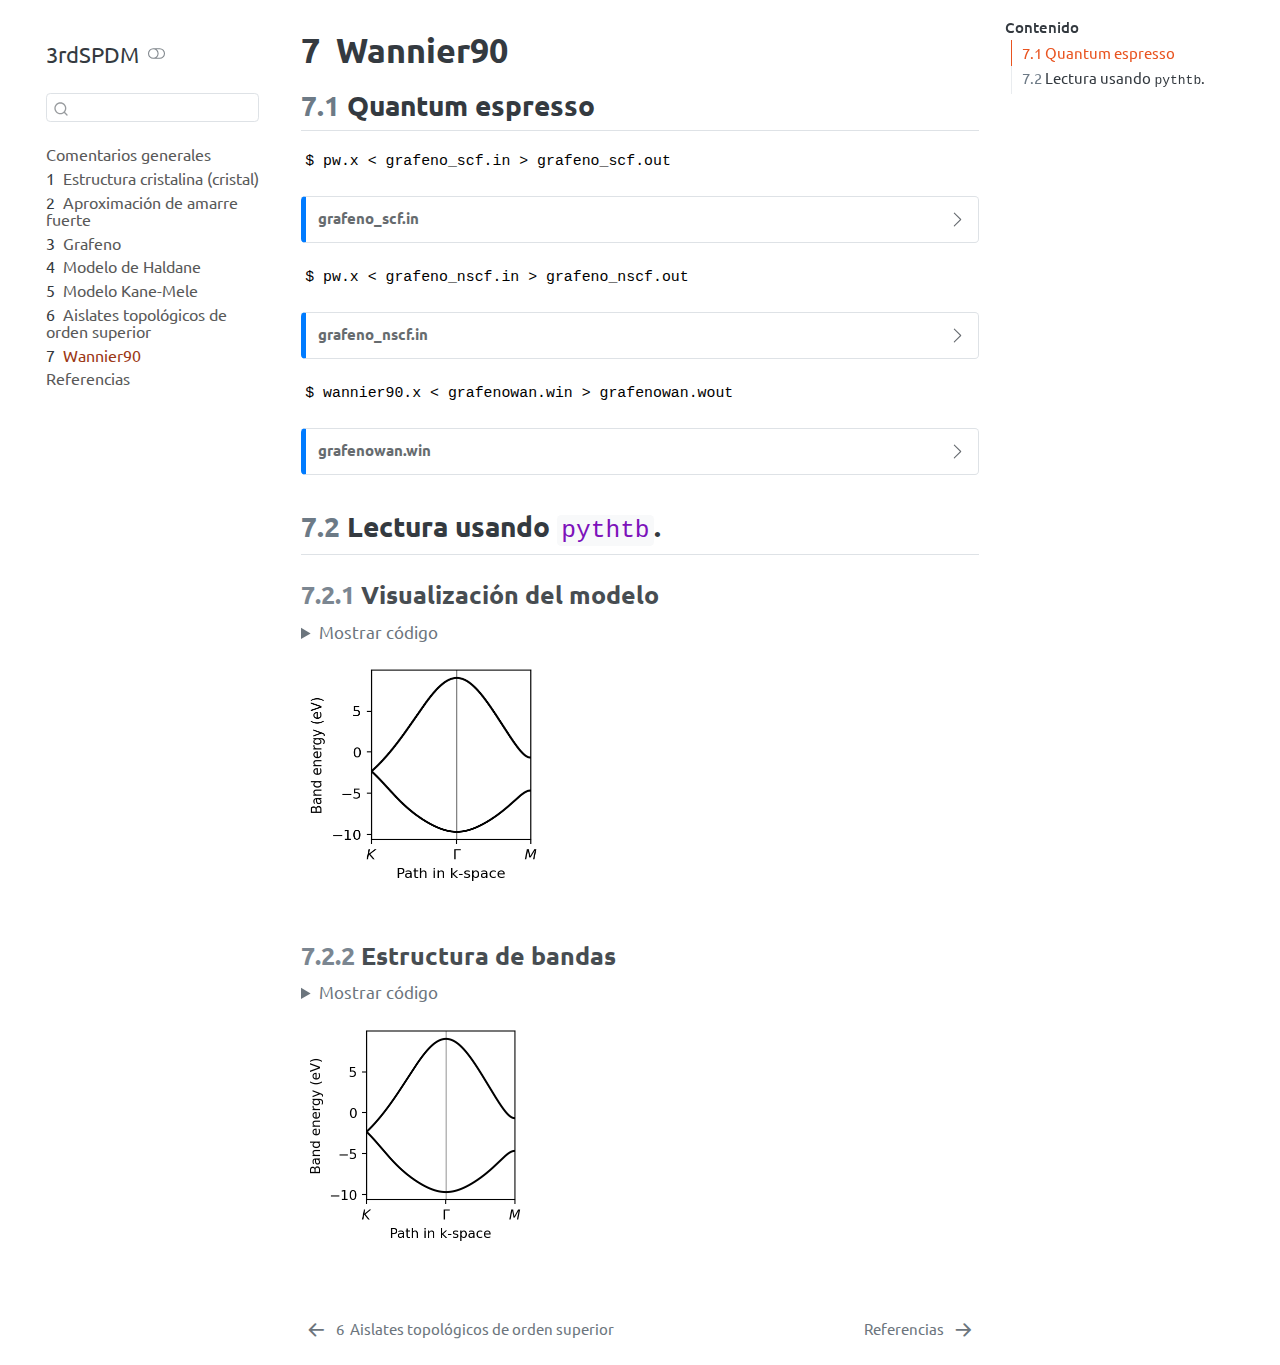
<file: docs/6_Wannier90.html>
<!DOCTYPE html>
<html xmlns="http://www.w3.org/1999/xhtml" lang="en" xml:lang="en"><head>

<meta charset="utf-8">
<meta name="generator" content="quarto-1.8.25">

<meta name="viewport" content="width=device-width, initial-scale=1.0, user-scalable=yes">


<title>7&nbsp; Wannier90 – 3rdSPDM</title>
<style>
code{white-space: pre-wrap;}
span.smallcaps{font-variant: small-caps;}
div.columns{display: flex; gap: min(4vw, 1.5em);}
div.column{flex: auto; overflow-x: auto;}
div.hanging-indent{margin-left: 1.5em; text-indent: -1.5em;}
ul.task-list{list-style: none;}
ul.task-list li input[type="checkbox"] {
  width: 0.8em;
  margin: 0 0.8em 0.2em -1em; /* quarto-specific, see https://github.com/quarto-dev/quarto-cli/issues/4556 */ 
  vertical-align: middle;
}
/* CSS for syntax highlighting */
html { -webkit-text-size-adjust: 100%; }
pre > code.sourceCode { white-space: pre; position: relative; }
pre > code.sourceCode > span { display: inline-block; line-height: 1.25; }
pre > code.sourceCode > span:empty { height: 1.2em; }
.sourceCode { overflow: visible; }
code.sourceCode > span { color: inherit; text-decoration: inherit; }
div.sourceCode { margin: 1em 0; }
pre.sourceCode { margin: 0; }
@media screen {
div.sourceCode { overflow: auto; }
}
@media print {
pre > code.sourceCode { white-space: pre-wrap; }
pre > code.sourceCode > span { text-indent: -5em; padding-left: 5em; }
}
pre.numberSource code
  { counter-reset: source-line 0; }
pre.numberSource code > span
  { position: relative; left: -4em; counter-increment: source-line; }
pre.numberSource code > span > a:first-child::before
  { content: counter(source-line);
    position: relative; left: -1em; text-align: right; vertical-align: baseline;
    border: none; display: inline-block;
    -webkit-touch-callout: none; -webkit-user-select: none;
    -khtml-user-select: none; -moz-user-select: none;
    -ms-user-select: none; user-select: none;
    padding: 0 4px; width: 4em;
  }
pre.numberSource { margin-left: 3em;  padding-left: 4px; }
div.sourceCode
  {   }
@media screen {
pre > code.sourceCode > span > a:first-child::before { text-decoration: underline; }
}
</style>


<script src="site_libs/quarto-nav/quarto-nav.js"></script>
<script src="site_libs/quarto-nav/headroom.min.js"></script>
<script src="site_libs/clipboard/clipboard.min.js"></script>
<script src="site_libs/quarto-search/autocomplete.umd.js"></script>
<script src="site_libs/quarto-search/fuse.min.js"></script>
<script src="site_libs/quarto-search/quarto-search.js"></script>
<meta name="quarto:offset" content="./">
<link href="./references.html" rel="next">
<link href="./5_HOTI.html" rel="prev">
<script src="site_libs/quarto-html/quarto.js" type="module"></script>
<script src="site_libs/quarto-html/tabsets/tabsets.js" type="module"></script>
<script src="site_libs/quarto-html/axe/axe-check.js" type="module"></script>
<script src="site_libs/quarto-html/popper.min.js"></script>
<script src="site_libs/quarto-html/tippy.umd.min.js"></script>
<script src="site_libs/quarto-html/anchor.min.js"></script>
<link href="site_libs/quarto-html/tippy.css" rel="stylesheet">
<link href="site_libs/quarto-html/quarto-syntax-highlighting-7b89279ff1a6dce999919e0e67d4d9ec.css" rel="stylesheet" class="quarto-color-scheme" id="quarto-text-highlighting-styles">
<link href="site_libs/quarto-html/quarto-syntax-highlighting-dark-707d8167ce6003fca903bfe2be84ab7f.css" rel="stylesheet" class="quarto-color-scheme quarto-color-alternate" id="quarto-text-highlighting-styles">
<link href="site_libs/quarto-html/quarto-syntax-highlighting-7b89279ff1a6dce999919e0e67d4d9ec.css" rel="stylesheet" class="quarto-color-scheme-extra" id="quarto-text-highlighting-styles">
<script src="site_libs/bootstrap/bootstrap.min.js"></script>
<link href="site_libs/bootstrap/bootstrap-icons.css" rel="stylesheet">
<link href="site_libs/bootstrap/bootstrap-efb83d8b435aa5b21c9543a531cde318.min.css" rel="stylesheet" append-hash="true" class="quarto-color-scheme" id="quarto-bootstrap" data-mode="light">
<link href="site_libs/bootstrap/bootstrap-dark-5ab5bd807e84b07578759617803a36f2.min.css" rel="stylesheet" append-hash="true" class="quarto-color-scheme quarto-color-alternate" id="quarto-bootstrap" data-mode="dark">
<link href="site_libs/bootstrap/bootstrap-efb83d8b435aa5b21c9543a531cde318.min.css" rel="stylesheet" append-hash="true" class="quarto-color-scheme-extra" id="quarto-bootstrap" data-mode="light">
<script id="quarto-search-options" type="application/json">{
  "location": "sidebar",
  "copy-button": false,
  "collapse-after": 3,
  "panel-placement": "start",
  "type": "textbox",
  "limit": 50,
  "keyboard-shortcut": [
    "f",
    "/",
    "s"
  ],
  "show-item-context": false,
  "language": {
    "search-no-results-text": "No results",
    "search-matching-documents-text": "matching documents",
    "search-copy-link-title": "Copy link to search",
    "search-hide-matches-text": "Hide additional matches",
    "search-more-match-text": "more match in this document",
    "search-more-matches-text": "more matches in this document",
    "search-clear-button-title": "Clear",
    "search-text-placeholder": "",
    "search-detached-cancel-button-title": "Cancel",
    "search-submit-button-title": "Submit",
    "search-label": "Search"
  }
}</script>


<link rel="stylesheet" href="style.css">
</head>

<body class="nav-sidebar floating quarto-light"><script id="quarto-html-before-body" type="application/javascript">
    const toggleBodyColorMode = (bsSheetEl) => {
      const mode = bsSheetEl.getAttribute("data-mode");
      const bodyEl = window.document.querySelector("body");
      if (mode === "dark") {
        bodyEl.classList.add("quarto-dark");
        bodyEl.classList.remove("quarto-light");
      } else {
        bodyEl.classList.add("quarto-light");
        bodyEl.classList.remove("quarto-dark");
      }
    }
    const toggleBodyColorPrimary = () => {
      const bsSheetEl = window.document.querySelector("link#quarto-bootstrap:not([rel=disabled-stylesheet])");
      if (bsSheetEl) {
        toggleBodyColorMode(bsSheetEl);
      }
    }
    const setColorSchemeToggle = (alternate) => {
      const toggles = window.document.querySelectorAll('.quarto-color-scheme-toggle');
      for (let i=0; i < toggles.length; i++) {
        const toggle = toggles[i];
        if (toggle) {
          if (alternate) {
            toggle.classList.add("alternate");
          } else {
            toggle.classList.remove("alternate");
          }
        }
      }
    };
    const toggleColorMode = (alternate) => {
      // Switch the stylesheets
      const primaryStylesheets = window.document.querySelectorAll('link.quarto-color-scheme:not(.quarto-color-alternate)');
      const alternateStylesheets = window.document.querySelectorAll('link.quarto-color-scheme.quarto-color-alternate');
      manageTransitions('#quarto-margin-sidebar .nav-link', false);
      if (alternate) {
        // note: dark is layered on light, we don't disable primary!
        enableStylesheet(alternateStylesheets);
        for (const sheetNode of alternateStylesheets) {
          if (sheetNode.id === "quarto-bootstrap") {
            toggleBodyColorMode(sheetNode);
          }
        }
      } else {
        disableStylesheet(alternateStylesheets);
        enableStylesheet(primaryStylesheets)
        toggleBodyColorPrimary();
      }
      manageTransitions('#quarto-margin-sidebar .nav-link', true);
      // Switch the toggles
      setColorSchemeToggle(alternate)
      // Hack to workaround the fact that safari doesn't
      // properly recolor the scrollbar when toggling (#1455)
      if (navigator.userAgent.indexOf('Safari') > 0 && navigator.userAgent.indexOf('Chrome') == -1) {
        manageTransitions("body", false);
        window.scrollTo(0, 1);
        setTimeout(() => {
          window.scrollTo(0, 0);
          manageTransitions("body", true);
        }, 40);
      }
    }
    const disableStylesheet = (stylesheets) => {
      for (let i=0; i < stylesheets.length; i++) {
        const stylesheet = stylesheets[i];
        stylesheet.rel = 'disabled-stylesheet';
      }
    }
    const enableStylesheet = (stylesheets) => {
      for (let i=0; i < stylesheets.length; i++) {
        const stylesheet = stylesheets[i];
        if(stylesheet.rel !== 'stylesheet') { // for Chrome, which will still FOUC without this check
          stylesheet.rel = 'stylesheet';
        }
      }
    }
    const manageTransitions = (selector, allowTransitions) => {
      const els = window.document.querySelectorAll(selector);
      for (let i=0; i < els.length; i++) {
        const el = els[i];
        if (allowTransitions) {
          el.classList.remove('notransition');
        } else {
          el.classList.add('notransition');
        }
      }
    }
    const isFileUrl = () => {
      return window.location.protocol === 'file:';
    }
    const hasAlternateSentinel = () => {
      let styleSentinel = getColorSchemeSentinel();
      if (styleSentinel !== null) {
        return styleSentinel === "alternate";
      } else {
        return false;
      }
    }
    const setStyleSentinel = (alternate) => {
      const value = alternate ? "alternate" : "default";
      if (!isFileUrl()) {
        window.localStorage.setItem("quarto-color-scheme", value);
      } else {
        localAlternateSentinel = value;
      }
    }
    const getColorSchemeSentinel = () => {
      if (!isFileUrl()) {
        const storageValue = window.localStorage.getItem("quarto-color-scheme");
        return storageValue != null ? storageValue : localAlternateSentinel;
      } else {
        return localAlternateSentinel;
      }
    }
    const toggleGiscusIfUsed = (isAlternate, darkModeDefault) => {
      const baseTheme = document.querySelector('#giscus-base-theme')?.value ?? 'light';
      const alternateTheme = document.querySelector('#giscus-alt-theme')?.value ?? 'dark';
      let newTheme = '';
      if(authorPrefersDark) {
        newTheme = isAlternate ? baseTheme : alternateTheme;
      } else {
        newTheme = isAlternate ? alternateTheme : baseTheme;
      }
      const changeGiscusTheme = () => {
        // From: https://github.com/giscus/giscus/issues/336
        const sendMessage = (message) => {
          const iframe = document.querySelector('iframe.giscus-frame');
          if (!iframe) return;
          iframe.contentWindow.postMessage({ giscus: message }, 'https://giscus.app');
        }
        sendMessage({
          setConfig: {
            theme: newTheme
          }
        });
      }
      const isGiscussLoaded = window.document.querySelector('iframe.giscus-frame') !== null;
      if (isGiscussLoaded) {
        changeGiscusTheme();
      }
    };
    const authorPrefersDark = false;
    const darkModeDefault = authorPrefersDark;
      document.querySelector('link#quarto-text-highlighting-styles.quarto-color-scheme-extra').rel = 'disabled-stylesheet';
      document.querySelector('link#quarto-bootstrap.quarto-color-scheme-extra').rel = 'disabled-stylesheet';
    let localAlternateSentinel = darkModeDefault ? 'alternate' : 'default';
    // Dark / light mode switch
    window.quartoToggleColorScheme = () => {
      // Read the current dark / light value
      let toAlternate = !hasAlternateSentinel();
      toggleColorMode(toAlternate);
      setStyleSentinel(toAlternate);
      toggleGiscusIfUsed(toAlternate, darkModeDefault);
      window.dispatchEvent(new Event('resize'));
    };
    // Switch to dark mode if need be
    if (hasAlternateSentinel()) {
      toggleColorMode(true);
    } else {
      toggleColorMode(false);
    }
  </script>

<div id="quarto-search-results"></div>
  <header id="quarto-header" class="headroom fixed-top">
  <nav class="quarto-secondary-nav">
    <div class="container-fluid d-flex">
      <button type="button" class="quarto-btn-toggle btn" data-bs-toggle="collapse" role="button" data-bs-target=".quarto-sidebar-collapse-item" aria-controls="quarto-sidebar" aria-expanded="false" aria-label="Toggle sidebar navigation" onclick="if (window.quartoToggleHeadroom) { window.quartoToggleHeadroom(); }">
        <i class="bi bi-layout-text-sidebar-reverse"></i>
      </button>
        <nav class="quarto-page-breadcrumbs" aria-label="breadcrumb"><ol class="breadcrumb"><li class="breadcrumb-item"><a href="./6_Wannier90.html"><span class="chapter-number">7</span>&nbsp; <span class="chapter-title">Wannier90</span></a></li></ol></nav>
        <a class="flex-grow-1" role="navigation" data-bs-toggle="collapse" data-bs-target=".quarto-sidebar-collapse-item" aria-controls="quarto-sidebar" aria-expanded="false" aria-label="Toggle sidebar navigation" onclick="if (window.quartoToggleHeadroom) { window.quartoToggleHeadroom(); }">      
        </a>
      <button type="button" class="btn quarto-search-button" aria-label="Search" onclick="window.quartoOpenSearch();">
        <i class="bi bi-search"></i>
      </button>
    </div>
  </nav>
</header>
<!-- content -->
<div id="quarto-content" class="quarto-container page-columns page-rows-contents page-layout-article">
<!-- sidebar -->
  <nav id="quarto-sidebar" class="sidebar collapse collapse-horizontal quarto-sidebar-collapse-item sidebar-navigation floating overflow-auto">
    <div class="pt-lg-2 mt-2 text-left sidebar-header sidebar-header-stacked">
      <a href="./index.html" class="sidebar-logo-link">
      </a>
    <div class="sidebar-title mb-0 py-0">
      <a href="./">3rdSPDM</a> 
        <div class="sidebar-tools-main">
  <a href="" class="quarto-color-scheme-toggle quarto-navigation-tool  px-1" onclick="window.quartoToggleColorScheme(); return false;" title="Toggle dark mode"><i class="bi"></i></a>
</div>
    </div>
      </div>
        <div class="mt-2 flex-shrink-0 align-items-center">
        <div class="sidebar-search">
        <div id="quarto-search" class="" title="Search"></div>
        </div>
        </div>
    <div class="sidebar-menu-container"> 
    <ul class="list-unstyled mt-1">
        <li class="sidebar-item">
  <div class="sidebar-item-container"> 
  <a href="./index.html" class="sidebar-item-text sidebar-link">
 <span class="menu-text">Comentarios generales</span></a>
  </div>
</li>
        <li class="sidebar-item">
  <div class="sidebar-item-container"> 
  <a href="./1_basics.html" class="sidebar-item-text sidebar-link">
 <span class="menu-text"><span class="chapter-number">1</span>&nbsp; <span class="chapter-title">Estructura cristalina (cristal)</span></span></a>
  </div>
</li>
        <li class="sidebar-item">
  <div class="sidebar-item-container"> 
  <a href="./1_tbh.html" class="sidebar-item-text sidebar-link">
 <span class="menu-text"><span class="chapter-number">2</span>&nbsp; <span class="chapter-title">Aproximación de amarre fuerte</span></span></a>
  </div>
</li>
        <li class="sidebar-item">
  <div class="sidebar-item-container"> 
  <a href="./2_grafeno.html" class="sidebar-item-text sidebar-link">
 <span class="menu-text"><span class="chapter-number">3</span>&nbsp; <span class="chapter-title">Grafeno</span></span></a>
  </div>
</li>
        <li class="sidebar-item">
  <div class="sidebar-item-container"> 
  <a href="./3_haldane.html" class="sidebar-item-text sidebar-link">
 <span class="menu-text"><span class="chapter-number">4</span>&nbsp; <span class="chapter-title">Modelo de Haldane</span></span></a>
  </div>
</li>
        <li class="sidebar-item">
  <div class="sidebar-item-container"> 
  <a href="./4_KaneMele.html" class="sidebar-item-text sidebar-link">
 <span class="menu-text"><span class="chapter-number">5</span>&nbsp; <span class="chapter-title">Modelo Kane-Mele</span></span></a>
  </div>
</li>
        <li class="sidebar-item">
  <div class="sidebar-item-container"> 
  <a href="./5_HOTI.html" class="sidebar-item-text sidebar-link">
 <span class="menu-text"><span class="chapter-number">6</span>&nbsp; <span class="chapter-title">Aislates topológicos de orden superior</span></span></a>
  </div>
</li>
        <li class="sidebar-item">
  <div class="sidebar-item-container"> 
  <a href="./6_Wannier90.html" class="sidebar-item-text sidebar-link active">
 <span class="menu-text"><span class="chapter-number">7</span>&nbsp; <span class="chapter-title">Wannier90</span></span></a>
  </div>
</li>
        <li class="sidebar-item">
  <div class="sidebar-item-container"> 
  <a href="./references.html" class="sidebar-item-text sidebar-link">
 <span class="menu-text">Referencias</span></a>
  </div>
</li>
    </ul>
    </div>
</nav>
<div id="quarto-sidebar-glass" class="quarto-sidebar-collapse-item" data-bs-toggle="collapse" data-bs-target=".quarto-sidebar-collapse-item"></div>
<!-- margin-sidebar -->
    <div id="quarto-margin-sidebar" class="sidebar margin-sidebar">
        <nav id="TOC" role="doc-toc" class="toc-active">
    <h2 id="toc-title">Contenido</h2>
   
  <ul>
  <li><a href="#quantum-espresso" id="toc-quantum-espresso" class="nav-link active" data-scroll-target="#quantum-espresso"><span class="header-section-number">7.1</span> Quantum espresso</a></li>
  <li><a href="#lectura-usando-pythtb." id="toc-lectura-usando-pythtb." class="nav-link" data-scroll-target="#lectura-usando-pythtb."><span class="header-section-number">7.2</span> Lectura usando <code>pythtb</code>.</a>
  <ul class="collapse">
  <li><a href="#visualización-del-modelo" id="toc-visualización-del-modelo" class="nav-link" data-scroll-target="#visualización-del-modelo"><span class="header-section-number">7.2.1</span> Visualización del modelo</a></li>
  <li><a href="#estructura-de-bandas" id="toc-estructura-de-bandas" class="nav-link" data-scroll-target="#estructura-de-bandas"><span class="header-section-number">7.2.2</span> Estructura de bandas</a></li>
  </ul></li>
  </ul>
</nav>
    </div>
<!-- main -->
<main class="content" id="quarto-document-content">


<header id="title-block-header" class="quarto-title-block default">
<div class="quarto-title">
<h1 class="title"><span class="chapter-number">7</span>&nbsp; <span class="chapter-title">Wannier90</span></h1>
</div>



<div class="quarto-title-meta">

    
  
    
  </div>
  


</header>


<section id="quantum-espresso" class="level2" data-number="7.1">
<h2 data-number="7.1" class="anchored" data-anchor-id="quantum-espresso"><span class="header-section-number">7.1</span> Quantum espresso</h2>
<pre><code>$ pw.x &lt; grafeno_scf.in &gt; grafeno_scf.out</code></pre>
<div class="callout callout-style-simple callout-note no-icon callout-titled">
<div class="callout-header d-flex align-content-center collapsed" data-bs-toggle="collapse" data-bs-target=".callout-1-contents" aria-controls="callout-1" aria-expanded="false" aria-label="Toggle callout">
<div class="callout-icon-container">
<i class="callout-icon no-icon"></i>
</div>
<div class="callout-title-container flex-fill">
<span class="screen-reader-only">Note</span>grafeno_scf.in
</div>
<div class="callout-btn-toggle d-inline-block border-0 py-1 ps-1 pe-0 float-end"><i class="callout-toggle"></i></div>
</div>
<div id="callout-1" class="callout-1-contents callout-collapse collapse">
<div class="callout-body-container callout-body">
<pre><code>&amp;CONTROL
   calculation     =  'scf'
   restart_mode    =  'from_scratch'
   prefix          =  'grafeno'
   outdir          =  'tmp/'
   pseudo_dir      =  './'
/

&amp;SYSTEM
   ibrav           =  0
   ecutrho         =  1120
   ecutwfc         =  140
   nat             =  2
   nspin           =  1
   ntyp            =  1
   occupations     =  'smearing'
   smearing        =  'gaussian'
   degauss         =   2e-3
   tot_charge      =  0.0
   vdw_corr        =  'none'
 /

&amp;ELECTRONS
   conv_thr         =  1e-10
   diagonalization  =  'david'
   electron_maxstep =  1000
   mixing_beta      =  0.5
 /

&amp;IONS
/

&amp;CELL
/

ATOMIC_SPECIES
C    12.011    C.pbe-n-kjpaw_psl.1.0.0.UPF

ATOMIC_POSITIONS {crystal}
C    0.000000000   0.000000000   0.250000000
C    0.333333333   0.333333333   0.250000000

CELL_PARAMETERS {angstrom}
   2.467306803  -0.000000000  -0.000000000
   1.233653402   2.136750370   0.000000000
   0.000000000  -0.000000000  19.999730020
   
K_POINTS {automatic}
18 18 1 0 0 0</code></pre>
</div>
</div>
</div>
<pre><code>$ pw.x &lt; grafeno_nscf.in &gt; grafeno_nscf.out</code></pre>
<div class="callout callout-style-simple callout-note no-icon callout-titled">
<div class="callout-header d-flex align-content-center collapsed" data-bs-toggle="collapse" data-bs-target=".callout-2-contents" aria-controls="callout-2" aria-expanded="false" aria-label="Toggle callout">
<div class="callout-icon-container">
<i class="callout-icon no-icon"></i>
</div>
<div class="callout-title-container flex-fill">
<span class="screen-reader-only">Note</span>grafeno_nscf.in
</div>
<div class="callout-btn-toggle d-inline-block border-0 py-1 ps-1 pe-0 float-end"><i class="callout-toggle"></i></div>
</div>
<div id="callout-2" class="callout-2-contents callout-collapse collapse">
<div class="callout-body-container callout-body">
<p>&amp;CONTROL calculation = ‘nscf’ restart_mode = ‘from_scratch’ prefix = ‘grafeno’ outdir = ‘tmp/’ pseudo_dir = ‘./’ /</p>
<p>&amp;SYSTEM ibrav = 0 ecutrho = 1120 ecutwfc = 140 nat = 2 nspin = 1 ntyp = 1 occupations = ‘smearing’ smearing = ‘gaussian’ degauss = 2e-3 tot_charge = 0.0 vdw_corr = ‘none’ nbnd = 16 /</p>
<p>&amp;ELECTRONS conv_thr = 1e-10 diago_full_acc = .true. /</p>
<p>&amp;IONS /</p>
<p>&amp;CELL /</p>
<p>ATOMIC_SPECIES C 12.011 C.pbe-n-kjpaw_psl.1.0.0.UPF</p>
<p>ATOMIC_POSITIONS {crystal} C 0.000000000 0.000000000 0.250000000 C 0.333333333 0.333333333 0.250000000</p>
<p>CELL_PARAMETERS {angstrom} 2.467306803 -0.000000000 -0.000000000 1.233653402 2.136750370 0.000000000 0.000000000 -0.000000000 19.999730020</p>
<p>K_POINTS crystal 144 0.00000000 0.00000000 0.00000000 6.94444444e-03 0.00000000 0.08333333 0.00000000 6.94444444e-03 0.00000000 0.16666667 0.00000000 6.94444444e-03 0.00000000 0.25000000 0.00000000 6.94444444e-03 0.00000000 0.33333333 0.00000000 6.94444444e-03 0.00000000 0.41666667 0.00000000 6.94444444e-03 0.00000000 0.50000000 0.00000000 6.94444444e-03 0.00000000 0.58333333 0.00000000 6.94444444e-03 0.00000000 0.66666667 0.00000000 6.94444444e-03 0.00000000 0.75000000 0.00000000 6.94444444e-03 0.00000000 0.83333333 0.00000000 6.94444444e-03 0.00000000 0.91666667 0.00000000 6.94444444e-03 0.08333333 0.00000000 0.00000000 6.94444444e-03 0.08333333 0.08333333 0.00000000 6.94444444e-03 0.08333333 0.16666667 0.00000000 6.94444444e-03 0.08333333 0.25000000 0.00000000 6.94444444e-03 0.08333333 0.33333333 0.00000000 6.94444444e-03 0.08333333 0.41666667 0.00000000 6.94444444e-03 0.08333333 0.50000000 0.00000000 6.94444444e-03 0.08333333 0.58333333 0.00000000 6.94444444e-03 0.08333333 0.66666667 0.00000000 6.94444444e-03 0.08333333 0.75000000 0.00000000 6.94444444e-03 0.08333333 0.83333333 0.00000000 6.94444444e-03 0.08333333 0.91666667 0.00000000 6.94444444e-03 0.16666667 0.00000000 0.00000000 6.94444444e-03 0.16666667 0.08333333 0.00000000 6.94444444e-03 0.16666667 0.16666667 0.00000000 6.94444444e-03 0.16666667 0.25000000 0.00000000 6.94444444e-03 0.16666667 0.33333333 0.00000000 6.94444444e-03 0.16666667 0.41666667 0.00000000 6.94444444e-03 0.16666667 0.50000000 0.00000000 6.94444444e-03 0.16666667 0.58333333 0.00000000 6.94444444e-03 0.16666667 0.66666667 0.00000000 6.94444444e-03 0.16666667 0.75000000 0.00000000 6.94444444e-03 0.16666667 0.83333333 0.00000000 6.94444444e-03 0.16666667 0.91666667 0.00000000 6.94444444e-03 0.25000000 0.00000000 0.00000000 6.94444444e-03 0.25000000 0.08333333 0.00000000 6.94444444e-03 0.25000000 0.16666667 0.00000000 6.94444444e-03 0.25000000 0.25000000 0.00000000 6.94444444e-03 0.25000000 0.33333333 0.00000000 6.94444444e-03 0.25000000 0.41666667 0.00000000 6.94444444e-03 0.25000000 0.50000000 0.00000000 6.94444444e-03 0.25000000 0.58333333 0.00000000 6.94444444e-03 0.25000000 0.66666667 0.00000000 6.94444444e-03 0.25000000 0.75000000 0.00000000 6.94444444e-03 0.25000000 0.83333333 0.00000000 6.94444444e-03 0.25000000 0.91666667 0.00000000 6.94444444e-03 0.33333333 0.00000000 0.00000000 6.94444444e-03 0.33333333 0.08333333 0.00000000 6.94444444e-03 0.33333333 0.16666667 0.00000000 6.94444444e-03 0.33333333 0.25000000 0.00000000 6.94444444e-03 0.33333333 0.33333333 0.00000000 6.94444444e-03 0.33333333 0.41666667 0.00000000 6.94444444e-03 0.33333333 0.50000000 0.00000000 6.94444444e-03 0.33333333 0.58333333 0.00000000 6.94444444e-03 0.33333333 0.66666667 0.00000000 6.94444444e-03 0.33333333 0.75000000 0.00000000 6.94444444e-03 0.33333333 0.83333333 0.00000000 6.94444444e-03 0.33333333 0.91666667 0.00000000 6.94444444e-03 0.41666667 0.00000000 0.00000000 6.94444444e-03 0.41666667 0.08333333 0.00000000 6.94444444e-03 0.41666667 0.16666667 0.00000000 6.94444444e-03 0.41666667 0.25000000 0.00000000 6.94444444e-03 0.41666667 0.33333333 0.00000000 6.94444444e-03 0.41666667 0.41666667 0.00000000 6.94444444e-03 0.41666667 0.50000000 0.00000000 6.94444444e-03 0.41666667 0.58333333 0.00000000 6.94444444e-03 0.41666667 0.66666667 0.00000000 6.94444444e-03 0.41666667 0.75000000 0.00000000 6.94444444e-03 0.41666667 0.83333333 0.00000000 6.94444444e-03 0.41666667 0.91666667 0.00000000 6.94444444e-03 0.50000000 0.00000000 0.00000000 6.94444444e-03 0.50000000 0.08333333 0.00000000 6.94444444e-03 0.50000000 0.16666667 0.00000000 6.94444444e-03 0.50000000 0.25000000 0.00000000 6.94444444e-03 0.50000000 0.33333333 0.00000000 6.94444444e-03 0.50000000 0.41666667 0.00000000 6.94444444e-03 0.50000000 0.50000000 0.00000000 6.94444444e-03 0.50000000 0.58333333 0.00000000 6.94444444e-03 0.50000000 0.66666667 0.00000000 6.94444444e-03 0.50000000 0.75000000 0.00000000 6.94444444e-03 0.50000000 0.83333333 0.00000000 6.94444444e-03 0.50000000 0.91666667 0.00000000 6.94444444e-03 0.58333333 0.00000000 0.00000000 6.94444444e-03 0.58333333 0.08333333 0.00000000 6.94444444e-03 0.58333333 0.16666667 0.00000000 6.94444444e-03 0.58333333 0.25000000 0.00000000 6.94444444e-03 0.58333333 0.33333333 0.00000000 6.94444444e-03 0.58333333 0.41666667 0.00000000 6.94444444e-03 0.58333333 0.50000000 0.00000000 6.94444444e-03 0.58333333 0.58333333 0.00000000 6.94444444e-03 0.58333333 0.66666667 0.00000000 6.94444444e-03 0.58333333 0.75000000 0.00000000 6.94444444e-03 0.58333333 0.83333333 0.00000000 6.94444444e-03 0.58333333 0.91666667 0.00000000 6.94444444e-03 0.66666667 0.00000000 0.00000000 6.94444444e-03 0.66666667 0.08333333 0.00000000 6.94444444e-03 0.66666667 0.16666667 0.00000000 6.94444444e-03 0.66666667 0.25000000 0.00000000 6.94444444e-03 0.66666667 0.33333333 0.00000000 6.94444444e-03 0.66666667 0.41666667 0.00000000 6.94444444e-03 0.66666667 0.50000000 0.00000000 6.94444444e-03 0.66666667 0.58333333 0.00000000 6.94444444e-03 0.66666667 0.66666667 0.00000000 6.94444444e-03 0.66666667 0.75000000 0.00000000 6.94444444e-03 0.66666667 0.83333333 0.00000000 6.94444444e-03 0.66666667 0.91666667 0.00000000 6.94444444e-03 0.75000000 0.00000000 0.00000000 6.94444444e-03 0.75000000 0.08333333 0.00000000 6.94444444e-03 0.75000000 0.16666667 0.00000000 6.94444444e-03 0.75000000 0.25000000 0.00000000 6.94444444e-03 0.75000000 0.33333333 0.00000000 6.94444444e-03 0.75000000 0.41666667 0.00000000 6.94444444e-03 0.75000000 0.50000000 0.00000000 6.94444444e-03 0.75000000 0.58333333 0.00000000 6.94444444e-03 0.75000000 0.66666667 0.00000000 6.94444444e-03 0.75000000 0.75000000 0.00000000 6.94444444e-03 0.75000000 0.83333333 0.00000000 6.94444444e-03 0.75000000 0.91666667 0.00000000 6.94444444e-03 0.83333333 0.00000000 0.00000000 6.94444444e-03 0.83333333 0.08333333 0.00000000 6.94444444e-03 0.83333333 0.16666667 0.00000000 6.94444444e-03 0.83333333 0.25000000 0.00000000 6.94444444e-03 0.83333333 0.33333333 0.00000000 6.94444444e-03 0.83333333 0.41666667 0.00000000 6.94444444e-03 0.83333333 0.50000000 0.00000000 6.94444444e-03 0.83333333 0.58333333 0.00000000 6.94444444e-03 0.83333333 0.66666667 0.00000000 6.94444444e-03 0.83333333 0.75000000 0.00000000 6.94444444e-03 0.83333333 0.83333333 0.00000000 6.94444444e-03 0.83333333 0.91666667 0.00000000 6.94444444e-03 0.91666667 0.00000000 0.00000000 6.94444444e-03 0.91666667 0.08333333 0.00000000 6.94444444e-03 0.91666667 0.16666667 0.00000000 6.94444444e-03 0.91666667 0.25000000 0.00000000 6.94444444e-03 0.91666667 0.33333333 0.00000000 6.94444444e-03 0.91666667 0.41666667 0.00000000 6.94444444e-03 0.91666667 0.50000000 0.00000000 6.94444444e-03 0.91666667 0.58333333 0.00000000 6.94444444e-03 0.91666667 0.66666667 0.00000000 6.94444444e-03 0.91666667 0.75000000 0.00000000 6.94444444e-03 0.91666667 0.83333333 0.00000000 6.94444444e-03 0.91666667 0.91666667 0.00000000 6.94444444e-03</p>
</div>
</div>
</div>
<pre><code>$ wannier90.x &lt; grafenowan.win &gt; grafenowan.wout</code></pre>
<div class="callout callout-style-simple callout-note no-icon callout-titled">
<div class="callout-header d-flex align-content-center collapsed" data-bs-toggle="collapse" data-bs-target=".callout-3-contents" aria-controls="callout-3" aria-expanded="false" aria-label="Toggle callout">
<div class="callout-icon-container">
<i class="callout-icon no-icon"></i>
</div>
<div class="callout-title-container flex-fill">
<span class="screen-reader-only">Note</span>grafenowan.win
</div>
<div class="callout-btn-toggle d-inline-block border-0 py-1 ps-1 pe-0 float-end"><i class="callout-toggle"></i></div>
</div>
<div id="callout-3" class="callout-3-contents callout-collapse collapse">
<div class="callout-body-container callout-body">
<pre><code>use_ws_distance = .true.
!---------------------------GENERAL
num_bands = 16
num_wann  = 2
! exclude_bands = 1,2,3
!------------------------------CONV
num_iter  = 500
iprint    = 3
num_print_cycles = 50

!!! -- Disentanglement parameters -- !!!
!!! son rangos de energías sin recorrerse la EF !!!
dis_froz_min     = -4.0
dis_froz_max     =  0.0
dis_win_min      = -10.0
dis_win_max      =  14.0

!! To plot the WFs
! restart              =  plot
wannier_plot           =  true
wannier_plot_supercell =  3
write_hr  = true
write_xyz = true

!----------------------------SYSTEM
begin unit_cell_cart
Ang
2.467306803  -0.000000000  -0.000000000
1.233653402   2.136750370   0.000000000
0.000000000  -0.000000000  19.999730020
end unit_cell_cart

begin atoms_frac
C    0.000000000   0.000000000   0.250000000
C    0.333333333   0.333333333   0.250000000
end atoms_frac

begin projections
    C:pz
end projections

spinors = false

!----------------------------KPOINTS
! mismos puntos que en el nscf
mp_grid = 12 12 1
begin kpoints
0.00000000 0.00000000 0.00000000
0.00000000 0.08333333 0.00000000
0.00000000 0.16666667 0.00000000
0.00000000 0.25000000 0.00000000
0.00000000 0.33333333 0.00000000
0.00000000 0.41666667 0.00000000
0.00000000 0.50000000 0.00000000
0.00000000 0.58333333 0.00000000
0.00000000 0.66666667 0.00000000
0.00000000 0.75000000 0.00000000
0.00000000 0.83333333 0.00000000
0.00000000 0.91666667 0.00000000
0.08333333 0.00000000 0.00000000
0.08333333 0.08333333 0.00000000
0.08333333 0.16666667 0.00000000
0.08333333 0.25000000 0.00000000
0.08333333 0.33333333 0.00000000
0.08333333 0.41666667 0.00000000
0.08333333 0.50000000 0.00000000
0.08333333 0.58333333 0.00000000
0.08333333 0.66666667 0.00000000
0.08333333 0.75000000 0.00000000
0.08333333 0.83333333 0.00000000
0.08333333 0.91666667 0.00000000
0.16666667 0.00000000 0.00000000
0.16666667 0.08333333 0.00000000
0.16666667 0.16666667 0.00000000
0.16666667 0.25000000 0.00000000
0.16666667 0.33333333 0.00000000
0.16666667 0.41666667 0.00000000
0.16666667 0.50000000 0.00000000
0.16666667 0.58333333 0.00000000
0.16666667 0.66666667 0.00000000
0.16666667 0.75000000 0.00000000
0.16666667 0.83333333 0.00000000
0.16666667 0.91666667 0.00000000
0.25000000 0.00000000 0.00000000
0.25000000 0.08333333 0.00000000
0.25000000 0.16666667 0.00000000
0.25000000 0.25000000 0.00000000
0.25000000 0.33333333 0.00000000
0.25000000 0.41666667 0.00000000
0.25000000 0.50000000 0.00000000
0.25000000 0.58333333 0.00000000
0.25000000 0.66666667 0.00000000
0.25000000 0.75000000 0.00000000
0.25000000 0.83333333 0.00000000
0.25000000 0.91666667 0.00000000
0.33333333 0.00000000 0.00000000
0.33333333 0.08333333 0.00000000
0.33333333 0.16666667 0.00000000
0.33333333 0.25000000 0.00000000
0.33333333 0.33333333 0.00000000
0.33333333 0.41666667 0.00000000
0.33333333 0.50000000 0.00000000
0.33333333 0.58333333 0.00000000
0.33333333 0.66666667 0.00000000
0.33333333 0.75000000 0.00000000
0.33333333 0.83333333 0.00000000
0.33333333 0.91666667 0.00000000
0.41666667 0.00000000 0.00000000
0.41666667 0.08333333 0.00000000
0.41666667 0.16666667 0.00000000
0.41666667 0.25000000 0.00000000
0.41666667 0.33333333 0.00000000
0.41666667 0.41666667 0.00000000
0.41666667 0.50000000 0.00000000
0.41666667 0.58333333 0.00000000
0.41666667 0.66666667 0.00000000
0.41666667 0.75000000 0.00000000
0.41666667 0.83333333 0.00000000
0.41666667 0.91666667 0.00000000
0.50000000 0.00000000 0.00000000
0.50000000 0.08333333 0.00000000
0.50000000 0.16666667 0.00000000
0.50000000 0.25000000 0.00000000
0.50000000 0.33333333 0.00000000
0.50000000 0.41666667 0.00000000
0.50000000 0.50000000 0.00000000
0.50000000 0.58333333 0.00000000
0.50000000 0.66666667 0.00000000
0.50000000 0.75000000 0.00000000
0.50000000 0.83333333 0.00000000
0.50000000 0.91666667 0.00000000
0.58333333 0.00000000 0.00000000
0.58333333 0.08333333 0.00000000
0.58333333 0.16666667 0.00000000
0.58333333 0.25000000 0.00000000
0.58333333 0.33333333 0.00000000
0.58333333 0.41666667 0.00000000
0.58333333 0.50000000 0.00000000
0.58333333 0.58333333 0.00000000
0.58333333 0.66666667 0.00000000
0.58333333 0.75000000 0.00000000
0.58333333 0.83333333 0.00000000
0.58333333 0.91666667 0.00000000
0.66666667 0.00000000 0.00000000
0.66666667 0.08333333 0.00000000
0.66666667 0.16666667 0.00000000
0.66666667 0.25000000 0.00000000
0.66666667 0.33333333 0.00000000
0.66666667 0.41666667 0.00000000
0.66666667 0.50000000 0.00000000
0.66666667 0.58333333 0.00000000
0.66666667 0.66666667 0.00000000
0.66666667 0.75000000 0.00000000
0.66666667 0.83333333 0.00000000
0.66666667 0.91666667 0.00000000
0.75000000 0.00000000 0.00000000
0.75000000 0.08333333 0.00000000
0.75000000 0.16666667 0.00000000
0.75000000 0.25000000 0.00000000
0.75000000 0.33333333 0.00000000
0.75000000 0.41666667 0.00000000
0.75000000 0.50000000 0.00000000
0.75000000 0.58333333 0.00000000
0.75000000 0.66666667 0.00000000
0.75000000 0.75000000 0.00000000
0.75000000 0.83333333 0.00000000
0.75000000 0.91666667 0.00000000
0.83333333 0.00000000 0.00000000
0.83333333 0.08333333 0.00000000
0.83333333 0.16666667 0.00000000
0.83333333 0.25000000 0.00000000
0.83333333 0.33333333 0.00000000
0.83333333 0.41666667 0.00000000
0.83333333 0.50000000 0.00000000
0.83333333 0.58333333 0.00000000
0.83333333 0.66666667 0.00000000
0.83333333 0.75000000 0.00000000
0.83333333 0.83333333 0.00000000
0.83333333 0.91666667 0.00000000
0.91666667 0.00000000 0.00000000
0.91666667 0.08333333 0.00000000
0.91666667 0.16666667 0.00000000
0.91666667 0.25000000 0.00000000
0.91666667 0.33333333 0.00000000
0.91666667 0.41666667 0.00000000
0.91666667 0.50000000 0.00000000
0.91666667 0.58333333 0.00000000
0.91666667 0.66666667 0.00000000
0.91666667 0.75000000 0.00000000
0.91666667 0.83333333 0.00000000
0.91666667 0.91666667 0.00000000
end kpoints</code></pre>
</div>
</div>
</div>
</section>
<section id="lectura-usando-pythtb." class="level2" data-number="7.2">
<h2 data-number="7.2" class="anchored" data-anchor-id="lectura-usando-pythtb."><span class="header-section-number">7.2</span> Lectura usando <code>pythtb</code>.</h2>
<section id="visualización-del-modelo" class="level3" data-number="7.2.1">
<h3 data-number="7.2.1" class="anchored" data-anchor-id="visualización-del-modelo"><span class="header-section-number">7.2.1</span> Visualización del modelo</h3>
<div id="fce28afe" class="cell" data-execution_count="1">
<details class="code-fold">
<summary>Mostrar código</summary>
<div class="code-copy-outer-scaffold"><div class="sourceCode cell-code" id="cb6"><pre class="sourceCode numberSource python number-lines code-with-copy"><code class="sourceCode python"><span id="cb6-1"><a href="#cb6-1"></a><span class="im">from</span> pythtb <span class="im">import</span> <span class="op">*</span> <span class="co"># import TB model class</span></span>
<span id="cb6-2"><a href="#cb6-2"></a><span class="im">from</span> pylab <span class="im">import</span> <span class="op">*</span></span>
<span id="cb6-3"><a href="#cb6-3"></a><span class="co">#import matplotlib.pyplot as plt</span></span>
<span id="cb6-4"><a href="#cb6-4"></a></span>
<span id="cb6-5"><a href="#cb6-5"></a>mpl.rcParams[<span class="st">'figure.figsize'</span>] <span class="op">=</span> (<span class="fl">2.5</span>,<span class="fl">2.5</span>)</span>
<span id="cb6-6"><a href="#cb6-6"></a></span>
<span id="cb6-7"><a href="#cb6-7"></a>GR <span class="op">=</span> w90(<span class="vs">r"grafeno-qe"</span>,<span class="vs">r"grafenowan"</span>)</span>
<span id="cb6-8"><a href="#cb6-8"></a></span>
<span id="cb6-9"><a href="#cb6-9"></a>my_model <span class="op">=</span> GR.model(min_hopping_norm<span class="op">=</span><span class="fl">0.01</span>)</span>
<span id="cb6-10"><a href="#cb6-10"></a></span>
<span id="cb6-11"><a href="#cb6-11"></a>my_model.visualize(<span class="dv">0</span>,<span class="dv">1</span>)</span></code></pre></div><button title="Copy to Clipboard" class="code-copy-button"><i class="bi"></i></button></div>
</details>
<div class="cell-output cell-output-display">
<div>
<figure class="figure">
<p><img src="6_Wannier90_files/figure-html/cell-2-output-1.png" width="246" height="229" class="figure-img"></p>
</figure>
</div>
</div>
</div>
</section>
<section id="estructura-de-bandas" class="level3" data-number="7.2.2">
<h3 data-number="7.2.2" class="anchored" data-anchor-id="estructura-de-bandas"><span class="header-section-number">7.2.2</span> Estructura de bandas</h3>
<div id="800a9af0" class="cell" data-execution_count="2">
<details class="code-fold">
<summary>Mostrar código</summary>
<div class="code-copy-outer-scaffold"><div class="sourceCode cell-code" id="cb7"><pre class="sourceCode numberSource python number-lines code-with-copy"><code class="sourceCode python"><span id="cb7-1"><a href="#cb7-1"></a>path <span class="op">=</span> [[<span class="dv">2</span><span class="op">/</span><span class="dv">3</span>,<span class="dv">1</span><span class="op">/</span><span class="dv">3</span>,<span class="dv">0</span>],[<span class="dv">0</span>,<span class="dv">0</span>,<span class="dv">0</span>],[<span class="fl">0.5</span>,<span class="dv">0</span>,<span class="dv">0</span>]]</span>
<span id="cb7-2"><a href="#cb7-2"></a></span>
<span id="cb7-3"><a href="#cb7-3"></a>k_label<span class="op">=</span>(<span class="vs">r'</span><span class="dv">$</span><span class="vs">K</span><span class="dv">$</span><span class="vs">'</span>, <span class="vs">r'</span><span class="dv">$\G</span><span class="vs">amma</span><span class="dv">$</span><span class="vs">'</span>,<span class="vs">r'</span><span class="dv">$</span><span class="vs">M</span><span class="dv">$</span><span class="vs">'</span>)</span>
<span id="cb7-4"><a href="#cb7-4"></a></span>
<span id="cb7-5"><a href="#cb7-5"></a>(k_vec,k_dist,k_node)<span class="op">=</span>my_model.k_path(path,<span class="dv">1001</span>,report<span class="op">=</span><span class="va">False</span>)</span>
<span id="cb7-6"><a href="#cb7-6"></a></span>
<span id="cb7-7"><a href="#cb7-7"></a>evals<span class="op">=</span>my_model.solve_all(k_vec)</span>
<span id="cb7-8"><a href="#cb7-8"></a></span>
<span id="cb7-9"><a href="#cb7-9"></a></span>
<span id="cb7-10"><a href="#cb7-10"></a>fig, ax <span class="op">=</span> plt.subplots()</span>
<span id="cb7-11"><a href="#cb7-11"></a><span class="cf">for</span> i <span class="kw">in</span> <span class="bu">range</span>(evals.shape[<span class="dv">0</span>]):</span>
<span id="cb7-12"><a href="#cb7-12"></a>    ax.plot(k_dist,evals[i],<span class="st">"k-"</span>)</span>
<span id="cb7-13"><a href="#cb7-13"></a><span class="cf">for</span> n <span class="kw">in</span> <span class="bu">range</span>(<span class="bu">len</span>(k_node)):</span>
<span id="cb7-14"><a href="#cb7-14"></a>    ax.axvline(x<span class="op">=</span>k_node[n],linewidth<span class="op">=</span><span class="fl">0.5</span>, color<span class="op">=</span><span class="st">'k'</span>)</span>
<span id="cb7-15"><a href="#cb7-15"></a></span>
<span id="cb7-16"><a href="#cb7-16"></a>ax.set_xlabel(<span class="st">"Path in k-space"</span>)</span>
<span id="cb7-17"><a href="#cb7-17"></a>ax.set_ylabel(<span class="st">"Band energy (eV)"</span>)</span>
<span id="cb7-18"><a href="#cb7-18"></a>ax.set_xlim(k_dist[<span class="dv">0</span>],k_dist[<span class="op">-</span><span class="dv">1</span>])</span>
<span id="cb7-19"><a href="#cb7-19"></a>ax.set_xticks(k_node)</span>
<span id="cb7-20"><a href="#cb7-20"></a>ax.set_xticklabels(k_label)</span>
<span id="cb7-21"><a href="#cb7-21"></a>fig.tight_layout()</span></code></pre></div><button title="Copy to Clipboard" class="code-copy-button"><i class="bi"></i></button></div>
</details>
<div class="cell-output cell-output-display">
<div>
<figure class="figure">
<p><img src="6_Wannier90_files/figure-html/cell-3-output-1.png" width="229" height="228" class="figure-img"></p>
</figure>
</div>
</div>
</div>


</section>
</section>

</main> <!-- /main -->
<script id="quarto-html-after-body" type="application/javascript">
  window.document.addEventListener("DOMContentLoaded", function (event) {
    // Ensure there is a toggle, if there isn't float one in the top right
    if (window.document.querySelector('.quarto-color-scheme-toggle') === null) {
      const a = window.document.createElement('a');
      a.classList.add('top-right');
      a.classList.add('quarto-color-scheme-toggle');
      a.href = "";
      a.onclick = function() { try { window.quartoToggleColorScheme(); } catch {} return false; };
      const i = window.document.createElement("i");
      i.classList.add('bi');
      a.appendChild(i);
      window.document.body.appendChild(a);
    }
    setColorSchemeToggle(hasAlternateSentinel())
    const icon = "";
    const anchorJS = new window.AnchorJS();
    anchorJS.options = {
      placement: 'right',
      icon: icon
    };
    anchorJS.add('.anchored');
    const isCodeAnnotation = (el) => {
      for (const clz of el.classList) {
        if (clz.startsWith('code-annotation-')) {                     
          return true;
        }
      }
      return false;
    }
    const onCopySuccess = function(e) {
      // button target
      const button = e.trigger;
      // don't keep focus
      button.blur();
      // flash "checked"
      button.classList.add('code-copy-button-checked');
      var currentTitle = button.getAttribute("title");
      button.setAttribute("title", "Copied!");
      let tooltip;
      if (window.bootstrap) {
        button.setAttribute("data-bs-toggle", "tooltip");
        button.setAttribute("data-bs-placement", "left");
        button.setAttribute("data-bs-title", "Copied!");
        tooltip = new bootstrap.Tooltip(button, 
          { trigger: "manual", 
            customClass: "code-copy-button-tooltip",
            offset: [0, -8]});
        tooltip.show();    
      }
      setTimeout(function() {
        if (tooltip) {
          tooltip.hide();
          button.removeAttribute("data-bs-title");
          button.removeAttribute("data-bs-toggle");
          button.removeAttribute("data-bs-placement");
        }
        button.setAttribute("title", currentTitle);
        button.classList.remove('code-copy-button-checked');
      }, 1000);
      // clear code selection
      e.clearSelection();
    }
    const getTextToCopy = function(trigger) {
      const outerScaffold = trigger.parentElement.cloneNode(true);
      const codeEl = outerScaffold.querySelector('code');
      for (const childEl of codeEl.children) {
        if (isCodeAnnotation(childEl)) {
          childEl.remove();
        }
      }
      return codeEl.innerText;
    }
    const clipboard = new window.ClipboardJS('.code-copy-button:not([data-in-quarto-modal])', {
      text: getTextToCopy
    });
    clipboard.on('success', onCopySuccess);
    if (window.document.getElementById('quarto-embedded-source-code-modal')) {
      const clipboardModal = new window.ClipboardJS('.code-copy-button[data-in-quarto-modal]', {
        text: getTextToCopy,
        container: window.document.getElementById('quarto-embedded-source-code-modal')
      });
      clipboardModal.on('success', onCopySuccess);
    }
      var localhostRegex = new RegExp(/^(?:http|https):\/\/localhost\:?[0-9]*\//);
      var mailtoRegex = new RegExp(/^mailto:/);
        var filterRegex = new RegExp('/' + window.location.host + '/');
      var isInternal = (href) => {
          return filterRegex.test(href) || localhostRegex.test(href) || mailtoRegex.test(href);
      }
      // Inspect non-navigation links and adorn them if external
     var links = window.document.querySelectorAll('a[href]:not(.nav-link):not(.navbar-brand):not(.toc-action):not(.sidebar-link):not(.sidebar-item-toggle):not(.pagination-link):not(.no-external):not([aria-hidden]):not(.dropdown-item):not(.quarto-navigation-tool):not(.about-link)');
      for (var i=0; i<links.length; i++) {
        const link = links[i];
        if (!isInternal(link.href)) {
          // undo the damage that might have been done by quarto-nav.js in the case of
          // links that we want to consider external
          if (link.dataset.originalHref !== undefined) {
            link.href = link.dataset.originalHref;
          }
        }
      }
    function tippyHover(el, contentFn, onTriggerFn, onUntriggerFn) {
      const config = {
        allowHTML: true,
        maxWidth: 500,
        delay: 100,
        arrow: false,
        appendTo: function(el) {
            return el.parentElement;
        },
        interactive: true,
        interactiveBorder: 10,
        theme: 'quarto',
        placement: 'bottom-start',
      };
      if (contentFn) {
        config.content = contentFn;
      }
      if (onTriggerFn) {
        config.onTrigger = onTriggerFn;
      }
      if (onUntriggerFn) {
        config.onUntrigger = onUntriggerFn;
      }
      window.tippy(el, config); 
    }
    const noterefs = window.document.querySelectorAll('a[role="doc-noteref"]');
    for (var i=0; i<noterefs.length; i++) {
      const ref = noterefs[i];
      tippyHover(ref, function() {
        // use id or data attribute instead here
        let href = ref.getAttribute('data-footnote-href') || ref.getAttribute('href');
        try { href = new URL(href).hash; } catch {}
        const id = href.replace(/^#\/?/, "");
        const note = window.document.getElementById(id);
        if (note) {
          return note.innerHTML;
        } else {
          return "";
        }
      });
    }
    const xrefs = window.document.querySelectorAll('a.quarto-xref');
    const processXRef = (id, note) => {
      // Strip column container classes
      const stripColumnClz = (el) => {
        el.classList.remove("page-full", "page-columns");
        if (el.children) {
          for (const child of el.children) {
            stripColumnClz(child);
          }
        }
      }
      stripColumnClz(note)
      if (id === null || id.startsWith('sec-')) {
        // Special case sections, only their first couple elements
        const container = document.createElement("div");
        if (note.children && note.children.length > 2) {
          container.appendChild(note.children[0].cloneNode(true));
          for (let i = 1; i < note.children.length; i++) {
            const child = note.children[i];
            if (child.tagName === "P" && child.innerText === "") {
              continue;
            } else {
              container.appendChild(child.cloneNode(true));
              break;
            }
          }
          if (window.Quarto?.typesetMath) {
            window.Quarto.typesetMath(container);
          }
          return container.innerHTML
        } else {
          if (window.Quarto?.typesetMath) {
            window.Quarto.typesetMath(note);
          }
          return note.innerHTML;
        }
      } else {
        // Remove any anchor links if they are present
        const anchorLink = note.querySelector('a.anchorjs-link');
        if (anchorLink) {
          anchorLink.remove();
        }
        if (window.Quarto?.typesetMath) {
          window.Quarto.typesetMath(note);
        }
        if (note.classList.contains("callout")) {
          return note.outerHTML;
        } else {
          return note.innerHTML;
        }
      }
    }
    for (var i=0; i<xrefs.length; i++) {
      const xref = xrefs[i];
      tippyHover(xref, undefined, function(instance) {
        instance.disable();
        let url = xref.getAttribute('href');
        let hash = undefined; 
        if (url.startsWith('#')) {
          hash = url;
        } else {
          try { hash = new URL(url).hash; } catch {}
        }
        if (hash) {
          const id = hash.replace(/^#\/?/, "");
          const note = window.document.getElementById(id);
          if (note !== null) {
            try {
              const html = processXRef(id, note.cloneNode(true));
              instance.setContent(html);
            } finally {
              instance.enable();
              instance.show();
            }
          } else {
            // See if we can fetch this
            fetch(url.split('#')[0])
            .then(res => res.text())
            .then(html => {
              const parser = new DOMParser();
              const htmlDoc = parser.parseFromString(html, "text/html");
              const note = htmlDoc.getElementById(id);
              if (note !== null) {
                const html = processXRef(id, note);
                instance.setContent(html);
              } 
            }).finally(() => {
              instance.enable();
              instance.show();
            });
          }
        } else {
          // See if we can fetch a full url (with no hash to target)
          // This is a special case and we should probably do some content thinning / targeting
          fetch(url)
          .then(res => res.text())
          .then(html => {
            const parser = new DOMParser();
            const htmlDoc = parser.parseFromString(html, "text/html");
            const note = htmlDoc.querySelector('main.content');
            if (note !== null) {
              // This should only happen for chapter cross references
              // (since there is no id in the URL)
              // remove the first header
              if (note.children.length > 0 && note.children[0].tagName === "HEADER") {
                note.children[0].remove();
              }
              const html = processXRef(null, note);
              instance.setContent(html);
            } 
          }).finally(() => {
            instance.enable();
            instance.show();
          });
        }
      }, function(instance) {
      });
    }
        let selectedAnnoteEl;
        const selectorForAnnotation = ( cell, annotation) => {
          let cellAttr = 'data-code-cell="' + cell + '"';
          let lineAttr = 'data-code-annotation="' +  annotation + '"';
          const selector = 'span[' + cellAttr + '][' + lineAttr + ']';
          return selector;
        }
        const selectCodeLines = (annoteEl) => {
          const doc = window.document;
          const targetCell = annoteEl.getAttribute("data-target-cell");
          const targetAnnotation = annoteEl.getAttribute("data-target-annotation");
          const annoteSpan = window.document.querySelector(selectorForAnnotation(targetCell, targetAnnotation));
          const lines = annoteSpan.getAttribute("data-code-lines").split(",");
          const lineIds = lines.map((line) => {
            return targetCell + "-" + line;
          })
          let top = null;
          let height = null;
          let parent = null;
          if (lineIds.length > 0) {
              //compute the position of the single el (top and bottom and make a div)
              const el = window.document.getElementById(lineIds[0]);
              top = el.offsetTop;
              height = el.offsetHeight;
              parent = el.parentElement.parentElement;
            if (lineIds.length > 1) {
              const lastEl = window.document.getElementById(lineIds[lineIds.length - 1]);
              const bottom = lastEl.offsetTop + lastEl.offsetHeight;
              height = bottom - top;
            }
            if (top !== null && height !== null && parent !== null) {
              // cook up a div (if necessary) and position it 
              let div = window.document.getElementById("code-annotation-line-highlight");
              if (div === null) {
                div = window.document.createElement("div");
                div.setAttribute("id", "code-annotation-line-highlight");
                div.style.position = 'absolute';
                parent.appendChild(div);
              }
              div.style.top = top - 2 + "px";
              div.style.height = height + 4 + "px";
              div.style.left = 0;
              let gutterDiv = window.document.getElementById("code-annotation-line-highlight-gutter");
              if (gutterDiv === null) {
                gutterDiv = window.document.createElement("div");
                gutterDiv.setAttribute("id", "code-annotation-line-highlight-gutter");
                gutterDiv.style.position = 'absolute';
                const codeCell = window.document.getElementById(targetCell);
                const gutter = codeCell.querySelector('.code-annotation-gutter');
                gutter.appendChild(gutterDiv);
              }
              gutterDiv.style.top = top - 2 + "px";
              gutterDiv.style.height = height + 4 + "px";
            }
            selectedAnnoteEl = annoteEl;
          }
        };
        const unselectCodeLines = () => {
          const elementsIds = ["code-annotation-line-highlight", "code-annotation-line-highlight-gutter"];
          elementsIds.forEach((elId) => {
            const div = window.document.getElementById(elId);
            if (div) {
              div.remove();
            }
          });
          selectedAnnoteEl = undefined;
        };
          // Handle positioning of the toggle
      window.addEventListener(
        "resize",
        throttle(() => {
          elRect = undefined;
          if (selectedAnnoteEl) {
            selectCodeLines(selectedAnnoteEl);
          }
        }, 10)
      );
      function throttle(fn, ms) {
      let throttle = false;
      let timer;
        return (...args) => {
          if(!throttle) { // first call gets through
              fn.apply(this, args);
              throttle = true;
          } else { // all the others get throttled
              if(timer) clearTimeout(timer); // cancel #2
              timer = setTimeout(() => {
                fn.apply(this, args);
                timer = throttle = false;
              }, ms);
          }
        };
      }
        // Attach click handler to the DT
        const annoteDls = window.document.querySelectorAll('dt[data-target-cell]');
        for (const annoteDlNode of annoteDls) {
          annoteDlNode.addEventListener('click', (event) => {
            const clickedEl = event.target;
            if (clickedEl !== selectedAnnoteEl) {
              unselectCodeLines();
              const activeEl = window.document.querySelector('dt[data-target-cell].code-annotation-active');
              if (activeEl) {
                activeEl.classList.remove('code-annotation-active');
              }
              selectCodeLines(clickedEl);
              clickedEl.classList.add('code-annotation-active');
            } else {
              // Unselect the line
              unselectCodeLines();
              clickedEl.classList.remove('code-annotation-active');
            }
          });
        }
    const findCites = (el) => {
      const parentEl = el.parentElement;
      if (parentEl) {
        const cites = parentEl.dataset.cites;
        if (cites) {
          return {
            el,
            cites: cites.split(' ')
          };
        } else {
          return findCites(el.parentElement)
        }
      } else {
        return undefined;
      }
    };
    var bibliorefs = window.document.querySelectorAll('a[role="doc-biblioref"]');
    for (var i=0; i<bibliorefs.length; i++) {
      const ref = bibliorefs[i];
      const citeInfo = findCites(ref);
      if (citeInfo) {
        tippyHover(citeInfo.el, function() {
          var popup = window.document.createElement('div');
          citeInfo.cites.forEach(function(cite) {
            var citeDiv = window.document.createElement('div');
            citeDiv.classList.add('hanging-indent');
            citeDiv.classList.add('csl-entry');
            var biblioDiv = window.document.getElementById('ref-' + cite);
            if (biblioDiv) {
              citeDiv.innerHTML = biblioDiv.innerHTML;
            }
            popup.appendChild(citeDiv);
          });
          return popup.innerHTML;
        });
      }
    }
  });
  </script>
<nav class="page-navigation">
  <div class="nav-page nav-page-previous">
      <a href="./5_HOTI.html" class="pagination-link" aria-label="Aislates topológicos de orden superior">
        <i class="bi bi-arrow-left-short"></i> <span class="nav-page-text"><span class="chapter-number">6</span>&nbsp; <span class="chapter-title">Aislates topológicos de orden superior</span></span>
      </a>          
  </div>
  <div class="nav-page nav-page-next">
      <a href="./references.html" class="pagination-link" aria-label="Referencias">
        <span class="nav-page-text">Referencias</span> <i class="bi bi-arrow-right-short"></i>
      </a>
  </div>
</nav>
</div> <!-- /content -->




</body></html>
</file>
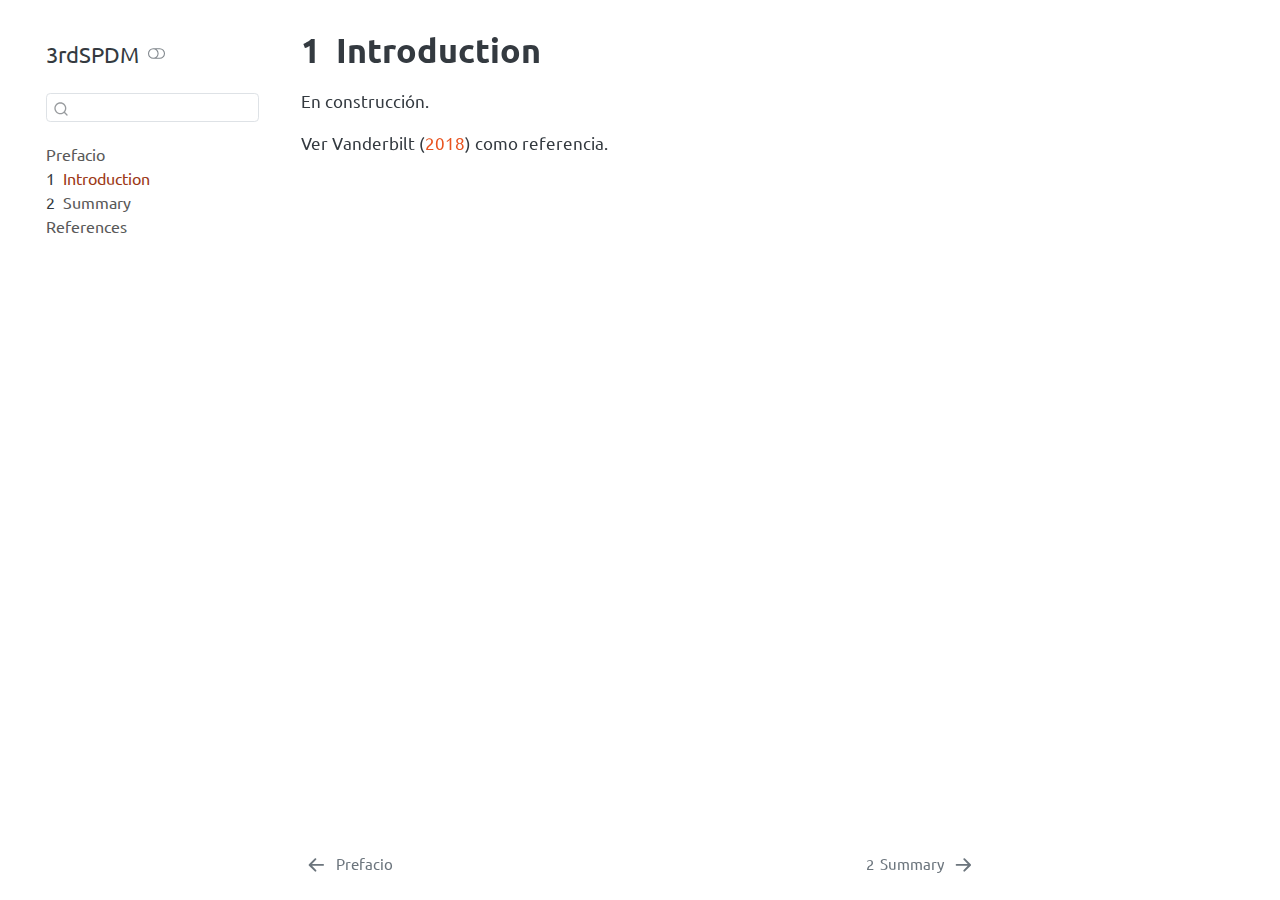
<file: docs/intro.html>
<!DOCTYPE html>
<html xmlns="http://www.w3.org/1999/xhtml" lang="en" xml:lang="en"><head>

<meta charset="utf-8">
<meta name="generator" content="quarto-1.8.24">

<meta name="viewport" content="width=device-width, initial-scale=1.0, user-scalable=yes">


<title>1&nbsp; Introduction – 3rdSPDM</title>
<style>
code{white-space: pre-wrap;}
span.smallcaps{font-variant: small-caps;}
div.columns{display: flex; gap: min(4vw, 1.5em);}
div.column{flex: auto; overflow-x: auto;}
div.hanging-indent{margin-left: 1.5em; text-indent: -1.5em;}
ul.task-list{list-style: none;}
ul.task-list li input[type="checkbox"] {
  width: 0.8em;
  margin: 0 0.8em 0.2em -1em; /* quarto-specific, see https://github.com/quarto-dev/quarto-cli/issues/4556 */ 
  vertical-align: middle;
}
/* CSS for citations */
div.csl-bib-body { }
div.csl-entry {
  clear: both;
  margin-bottom: 0em;
}
.hanging-indent div.csl-entry {
  margin-left:2em;
  text-indent:-2em;
}
div.csl-left-margin {
  min-width:2em;
  float:left;
}
div.csl-right-inline {
  margin-left:2em;
  padding-left:1em;
}
div.csl-indent {
  margin-left: 2em;
}</style>


<script src="site_libs/quarto-nav/quarto-nav.js"></script>
<script src="site_libs/quarto-nav/headroom.min.js"></script>
<script src="site_libs/clipboard/clipboard.min.js"></script>
<script src="site_libs/quarto-search/autocomplete.umd.js"></script>
<script src="site_libs/quarto-search/fuse.min.js"></script>
<script src="site_libs/quarto-search/quarto-search.js"></script>
<meta name="quarto:offset" content="./">
<link href="./summary.html" rel="next">
<link href="./index.html" rel="prev">
<script src="site_libs/quarto-html/quarto.js" type="module"></script>
<script src="site_libs/quarto-html/tabsets/tabsets.js" type="module"></script>
<script src="site_libs/quarto-html/axe/axe-check.js" type="module"></script>
<script src="site_libs/quarto-html/popper.min.js"></script>
<script src="site_libs/quarto-html/tippy.umd.min.js"></script>
<script src="site_libs/quarto-html/anchor.min.js"></script>
<link href="site_libs/quarto-html/tippy.css" rel="stylesheet">
<link href="site_libs/quarto-html/quarto-syntax-highlighting-dc55a5b9e770e841cd82e46aadbfb9b0.css" rel="stylesheet" class="quarto-color-scheme" id="quarto-text-highlighting-styles">
<link href="site_libs/quarto-html/quarto-syntax-highlighting-dark-b651517ce65839d647a86e2780455cfb.css" rel="stylesheet" class="quarto-color-scheme quarto-color-alternate" id="quarto-text-highlighting-styles">
<link href="site_libs/quarto-html/quarto-syntax-highlighting-dc55a5b9e770e841cd82e46aadbfb9b0.css" rel="stylesheet" class="quarto-color-scheme-extra" id="quarto-text-highlighting-styles">
<script src="site_libs/bootstrap/bootstrap.min.js"></script>
<link href="site_libs/bootstrap/bootstrap-icons.css" rel="stylesheet">
<link href="site_libs/bootstrap/bootstrap-74dd499ccc2ae37c1408e940a9494172.min.css" rel="stylesheet" append-hash="true" class="quarto-color-scheme" id="quarto-bootstrap" data-mode="light">
<link href="site_libs/bootstrap/bootstrap-dark-4f244edcb1b0a79f86219273b1199b1b.min.css" rel="stylesheet" append-hash="true" class="quarto-color-scheme quarto-color-alternate" id="quarto-bootstrap" data-mode="dark">
<link href="site_libs/bootstrap/bootstrap-74dd499ccc2ae37c1408e940a9494172.min.css" rel="stylesheet" append-hash="true" class="quarto-color-scheme-extra" id="quarto-bootstrap" data-mode="light">
<script id="quarto-search-options" type="application/json">{
  "location": "sidebar",
  "copy-button": false,
  "collapse-after": 3,
  "panel-placement": "start",
  "type": "textbox",
  "limit": 50,
  "keyboard-shortcut": [
    "f",
    "/",
    "s"
  ],
  "show-item-context": false,
  "language": {
    "search-no-results-text": "No results",
    "search-matching-documents-text": "matching documents",
    "search-copy-link-title": "Copy link to search",
    "search-hide-matches-text": "Hide additional matches",
    "search-more-match-text": "more match in this document",
    "search-more-matches-text": "more matches in this document",
    "search-clear-button-title": "Clear",
    "search-text-placeholder": "",
    "search-detached-cancel-button-title": "Cancel",
    "search-submit-button-title": "Submit",
    "search-label": "Search"
  }
}</script>


<link rel="stylesheet" href="style.css">
</head>

<body class="nav-sidebar floating quarto-light"><script id="quarto-html-before-body" type="application/javascript">
    const toggleBodyColorMode = (bsSheetEl) => {
      const mode = bsSheetEl.getAttribute("data-mode");
      const bodyEl = window.document.querySelector("body");
      if (mode === "dark") {
        bodyEl.classList.add("quarto-dark");
        bodyEl.classList.remove("quarto-light");
      } else {
        bodyEl.classList.add("quarto-light");
        bodyEl.classList.remove("quarto-dark");
      }
    }
    const toggleBodyColorPrimary = () => {
      const bsSheetEl = window.document.querySelector("link#quarto-bootstrap:not([rel=disabled-stylesheet])");
      if (bsSheetEl) {
        toggleBodyColorMode(bsSheetEl);
      }
    }
    const setColorSchemeToggle = (alternate) => {
      const toggles = window.document.querySelectorAll('.quarto-color-scheme-toggle');
      for (let i=0; i < toggles.length; i++) {
        const toggle = toggles[i];
        if (toggle) {
          if (alternate) {
            toggle.classList.add("alternate");
          } else {
            toggle.classList.remove("alternate");
          }
        }
      }
    };
    const toggleColorMode = (alternate) => {
      // Switch the stylesheets
      const primaryStylesheets = window.document.querySelectorAll('link.quarto-color-scheme:not(.quarto-color-alternate)');
      const alternateStylesheets = window.document.querySelectorAll('link.quarto-color-scheme.quarto-color-alternate');
      manageTransitions('#quarto-margin-sidebar .nav-link', false);
      if (alternate) {
        // note: dark is layered on light, we don't disable primary!
        enableStylesheet(alternateStylesheets);
        for (const sheetNode of alternateStylesheets) {
          if (sheetNode.id === "quarto-bootstrap") {
            toggleBodyColorMode(sheetNode);
          }
        }
      } else {
        disableStylesheet(alternateStylesheets);
        enableStylesheet(primaryStylesheets)
        toggleBodyColorPrimary();
      }
      manageTransitions('#quarto-margin-sidebar .nav-link', true);
      // Switch the toggles
      setColorSchemeToggle(alternate)
      // Hack to workaround the fact that safari doesn't
      // properly recolor the scrollbar when toggling (#1455)
      if (navigator.userAgent.indexOf('Safari') > 0 && navigator.userAgent.indexOf('Chrome') == -1) {
        manageTransitions("body", false);
        window.scrollTo(0, 1);
        setTimeout(() => {
          window.scrollTo(0, 0);
          manageTransitions("body", true);
        }, 40);
      }
    }
    const disableStylesheet = (stylesheets) => {
      for (let i=0; i < stylesheets.length; i++) {
        const stylesheet = stylesheets[i];
        stylesheet.rel = 'disabled-stylesheet';
      }
    }
    const enableStylesheet = (stylesheets) => {
      for (let i=0; i < stylesheets.length; i++) {
        const stylesheet = stylesheets[i];
        if(stylesheet.rel !== 'stylesheet') { // for Chrome, which will still FOUC without this check
          stylesheet.rel = 'stylesheet';
        }
      }
    }
    const manageTransitions = (selector, allowTransitions) => {
      const els = window.document.querySelectorAll(selector);
      for (let i=0; i < els.length; i++) {
        const el = els[i];
        if (allowTransitions) {
          el.classList.remove('notransition');
        } else {
          el.classList.add('notransition');
        }
      }
    }
    const isFileUrl = () => {
      return window.location.protocol === 'file:';
    }
    const hasAlternateSentinel = () => {
      let styleSentinel = getColorSchemeSentinel();
      if (styleSentinel !== null) {
        return styleSentinel === "alternate";
      } else {
        return false;
      }
    }
    const setStyleSentinel = (alternate) => {
      const value = alternate ? "alternate" : "default";
      if (!isFileUrl()) {
        window.localStorage.setItem("quarto-color-scheme", value);
      } else {
        localAlternateSentinel = value;
      }
    }
    const getColorSchemeSentinel = () => {
      if (!isFileUrl()) {
        const storageValue = window.localStorage.getItem("quarto-color-scheme");
        return storageValue != null ? storageValue : localAlternateSentinel;
      } else {
        return localAlternateSentinel;
      }
    }
    const toggleGiscusIfUsed = (isAlternate, darkModeDefault) => {
      const baseTheme = document.querySelector('#giscus-base-theme')?.value ?? 'light';
      const alternateTheme = document.querySelector('#giscus-alt-theme')?.value ?? 'dark';
      let newTheme = '';
      if(authorPrefersDark) {
        newTheme = isAlternate ? baseTheme : alternateTheme;
      } else {
        newTheme = isAlternate ? alternateTheme : baseTheme;
      }
      const changeGiscusTheme = () => {
        // From: https://github.com/giscus/giscus/issues/336
        const sendMessage = (message) => {
          const iframe = document.querySelector('iframe.giscus-frame');
          if (!iframe) return;
          iframe.contentWindow.postMessage({ giscus: message }, 'https://giscus.app');
        }
        sendMessage({
          setConfig: {
            theme: newTheme
          }
        });
      }
      const isGiscussLoaded = window.document.querySelector('iframe.giscus-frame') !== null;
      if (isGiscussLoaded) {
        changeGiscusTheme();
      }
    };
    const authorPrefersDark = false;
    const darkModeDefault = authorPrefersDark;
      document.querySelector('link#quarto-text-highlighting-styles.quarto-color-scheme-extra').rel = 'disabled-stylesheet';
      document.querySelector('link#quarto-bootstrap.quarto-color-scheme-extra').rel = 'disabled-stylesheet';
    let localAlternateSentinel = darkModeDefault ? 'alternate' : 'default';
    // Dark / light mode switch
    window.quartoToggleColorScheme = () => {
      // Read the current dark / light value
      let toAlternate = !hasAlternateSentinel();
      toggleColorMode(toAlternate);
      setStyleSentinel(toAlternate);
      toggleGiscusIfUsed(toAlternate, darkModeDefault);
      window.dispatchEvent(new Event('resize'));
    };
    // Switch to dark mode if need be
    if (hasAlternateSentinel()) {
      toggleColorMode(true);
    } else {
      toggleColorMode(false);
    }
  </script>

<div id="quarto-search-results"></div>
  <header id="quarto-header" class="headroom fixed-top">
  <nav class="quarto-secondary-nav">
    <div class="container-fluid d-flex">
      <button type="button" class="quarto-btn-toggle btn" data-bs-toggle="collapse" role="button" data-bs-target=".quarto-sidebar-collapse-item" aria-controls="quarto-sidebar" aria-expanded="false" aria-label="Toggle sidebar navigation" onclick="if (window.quartoToggleHeadroom) { window.quartoToggleHeadroom(); }">
        <i class="bi bi-layout-text-sidebar-reverse"></i>
      </button>
        <nav class="quarto-page-breadcrumbs" aria-label="breadcrumb"><ol class="breadcrumb"><li class="breadcrumb-item"><a href="./intro.html"><span class="chapter-number">1</span>&nbsp; <span class="chapter-title">Introduction</span></a></li></ol></nav>
        <a class="flex-grow-1" role="navigation" data-bs-toggle="collapse" data-bs-target=".quarto-sidebar-collapse-item" aria-controls="quarto-sidebar" aria-expanded="false" aria-label="Toggle sidebar navigation" onclick="if (window.quartoToggleHeadroom) { window.quartoToggleHeadroom(); }">      
        </a>
      <button type="button" class="btn quarto-search-button" aria-label="Search" onclick="window.quartoOpenSearch();">
        <i class="bi bi-search"></i>
      </button>
    </div>
  </nav>
</header>
<!-- content -->
<div id="quarto-content" class="quarto-container page-columns page-rows-contents page-layout-article">
<!-- sidebar -->
  <nav id="quarto-sidebar" class="sidebar collapse collapse-horizontal quarto-sidebar-collapse-item sidebar-navigation floating overflow-auto">
    <div class="pt-lg-2 mt-2 text-left sidebar-header sidebar-header-stacked">
      <a href="./index.html" class="sidebar-logo-link">
      </a>
    <div class="sidebar-title mb-0 py-0">
      <a href="./">3rdSPDM</a> 
        <div class="sidebar-tools-main">
  <a href="" class="quarto-color-scheme-toggle quarto-navigation-tool  px-1" onclick="window.quartoToggleColorScheme(); return false;" title="Toggle dark mode"><i class="bi"></i></a>
</div>
    </div>
      </div>
        <div class="mt-2 flex-shrink-0 align-items-center">
        <div class="sidebar-search">
        <div id="quarto-search" class="" title="Search"></div>
        </div>
        </div>
    <div class="sidebar-menu-container"> 
    <ul class="list-unstyled mt-1">
        <li class="sidebar-item">
  <div class="sidebar-item-container"> 
  <a href="./index.html" class="sidebar-item-text sidebar-link">
 <span class="menu-text">Prefacio</span></a>
  </div>
</li>
        <li class="sidebar-item">
  <div class="sidebar-item-container"> 
  <a href="./intro.html" class="sidebar-item-text sidebar-link active">
 <span class="menu-text"><span class="chapter-number">1</span>&nbsp; <span class="chapter-title">Introduction</span></span></a>
  </div>
</li>
        <li class="sidebar-item">
  <div class="sidebar-item-container"> 
  <a href="./summary.html" class="sidebar-item-text sidebar-link">
 <span class="menu-text"><span class="chapter-number">2</span>&nbsp; <span class="chapter-title">Summary</span></span></a>
  </div>
</li>
        <li class="sidebar-item">
  <div class="sidebar-item-container"> 
  <a href="./references.html" class="sidebar-item-text sidebar-link">
 <span class="menu-text">References</span></a>
  </div>
</li>
    </ul>
    </div>
</nav>
<div id="quarto-sidebar-glass" class="quarto-sidebar-collapse-item" data-bs-toggle="collapse" data-bs-target=".quarto-sidebar-collapse-item"></div>
<!-- margin-sidebar -->
    <div id="quarto-margin-sidebar" class="sidebar margin-sidebar zindex-bottom">
        
    </div>
<!-- main -->
<main class="content" id="quarto-document-content">


<header id="title-block-header" class="quarto-title-block default">
<div class="quarto-title">
<h1 class="title"><span class="chapter-number">1</span>&nbsp; <span class="chapter-title">Introduction</span></h1>
</div>



<div class="quarto-title-meta">

    
  
    
  </div>
  


</header>


<p>En construcción.</p>
<p>Ver <span class="citation" data-cites="Vanderbilt_2018">Vanderbilt (<a href="references.html#ref-Vanderbilt_2018" role="doc-biblioref">2018</a>)</span> como referencia.</p>


<div id="refs" class="references csl-bib-body hanging-indent" data-entry-spacing="0" role="list" style="display: none">
<div id="ref-Vanderbilt_2018" class="csl-entry" role="listitem">
Vanderbilt, David. 2018. <em>Berry Phases in Electronic Structure Theory: Electric Polarization, Orbital Magnetization and Topological Insulators</em>. Cambridge University Press.
</div>
</div>

</main> <!-- /main -->
<script id="quarto-html-after-body" type="application/javascript">
  window.document.addEventListener("DOMContentLoaded", function (event) {
    // Ensure there is a toggle, if there isn't float one in the top right
    if (window.document.querySelector('.quarto-color-scheme-toggle') === null) {
      const a = window.document.createElement('a');
      a.classList.add('top-right');
      a.classList.add('quarto-color-scheme-toggle');
      a.href = "";
      a.onclick = function() { try { window.quartoToggleColorScheme(); } catch {} return false; };
      const i = window.document.createElement("i");
      i.classList.add('bi');
      a.appendChild(i);
      window.document.body.appendChild(a);
    }
    setColorSchemeToggle(hasAlternateSentinel())
    const icon = "";
    const anchorJS = new window.AnchorJS();
    anchorJS.options = {
      placement: 'right',
      icon: icon
    };
    anchorJS.add('.anchored');
    const isCodeAnnotation = (el) => {
      for (const clz of el.classList) {
        if (clz.startsWith('code-annotation-')) {                     
          return true;
        }
      }
      return false;
    }
    const onCopySuccess = function(e) {
      // button target
      const button = e.trigger;
      // don't keep focus
      button.blur();
      // flash "checked"
      button.classList.add('code-copy-button-checked');
      var currentTitle = button.getAttribute("title");
      button.setAttribute("title", "Copied!");
      let tooltip;
      if (window.bootstrap) {
        button.setAttribute("data-bs-toggle", "tooltip");
        button.setAttribute("data-bs-placement", "left");
        button.setAttribute("data-bs-title", "Copied!");
        tooltip = new bootstrap.Tooltip(button, 
          { trigger: "manual", 
            customClass: "code-copy-button-tooltip",
            offset: [0, -8]});
        tooltip.show();    
      }
      setTimeout(function() {
        if (tooltip) {
          tooltip.hide();
          button.removeAttribute("data-bs-title");
          button.removeAttribute("data-bs-toggle");
          button.removeAttribute("data-bs-placement");
        }
        button.setAttribute("title", currentTitle);
        button.classList.remove('code-copy-button-checked');
      }, 1000);
      // clear code selection
      e.clearSelection();
    }
    const getTextToCopy = function(trigger) {
      const outerScaffold = trigger.parentElement.cloneNode(true);
      const codeEl = outerScaffold.querySelector('code');
      for (const childEl of codeEl.children) {
        if (isCodeAnnotation(childEl)) {
          childEl.remove();
        }
      }
      return codeEl.innerText;
    }
    const clipboard = new window.ClipboardJS('.code-copy-button:not([data-in-quarto-modal])', {
      text: getTextToCopy
    });
    clipboard.on('success', onCopySuccess);
    if (window.document.getElementById('quarto-embedded-source-code-modal')) {
      const clipboardModal = new window.ClipboardJS('.code-copy-button[data-in-quarto-modal]', {
        text: getTextToCopy,
        container: window.document.getElementById('quarto-embedded-source-code-modal')
      });
      clipboardModal.on('success', onCopySuccess);
    }
      var localhostRegex = new RegExp(/^(?:http|https):\/\/localhost\:?[0-9]*\//);
      var mailtoRegex = new RegExp(/^mailto:/);
        var filterRegex = new RegExp('/' + window.location.host + '/');
      var isInternal = (href) => {
          return filterRegex.test(href) || localhostRegex.test(href) || mailtoRegex.test(href);
      }
      // Inspect non-navigation links and adorn them if external
     var links = window.document.querySelectorAll('a[href]:not(.nav-link):not(.navbar-brand):not(.toc-action):not(.sidebar-link):not(.sidebar-item-toggle):not(.pagination-link):not(.no-external):not([aria-hidden]):not(.dropdown-item):not(.quarto-navigation-tool):not(.about-link)');
      for (var i=0; i<links.length; i++) {
        const link = links[i];
        if (!isInternal(link.href)) {
          // undo the damage that might have been done by quarto-nav.js in the case of
          // links that we want to consider external
          if (link.dataset.originalHref !== undefined) {
            link.href = link.dataset.originalHref;
          }
        }
      }
    function tippyHover(el, contentFn, onTriggerFn, onUntriggerFn) {
      const config = {
        allowHTML: true,
        maxWidth: 500,
        delay: 100,
        arrow: false,
        appendTo: function(el) {
            return el.parentElement;
        },
        interactive: true,
        interactiveBorder: 10,
        theme: 'quarto',
        placement: 'bottom-start',
      };
      if (contentFn) {
        config.content = contentFn;
      }
      if (onTriggerFn) {
        config.onTrigger = onTriggerFn;
      }
      if (onUntriggerFn) {
        config.onUntrigger = onUntriggerFn;
      }
      window.tippy(el, config); 
    }
    const noterefs = window.document.querySelectorAll('a[role="doc-noteref"]');
    for (var i=0; i<noterefs.length; i++) {
      const ref = noterefs[i];
      tippyHover(ref, function() {
        // use id or data attribute instead here
        let href = ref.getAttribute('data-footnote-href') || ref.getAttribute('href');
        try { href = new URL(href).hash; } catch {}
        const id = href.replace(/^#\/?/, "");
        const note = window.document.getElementById(id);
        if (note) {
          return note.innerHTML;
        } else {
          return "";
        }
      });
    }
    const xrefs = window.document.querySelectorAll('a.quarto-xref');
    const processXRef = (id, note) => {
      // Strip column container classes
      const stripColumnClz = (el) => {
        el.classList.remove("page-full", "page-columns");
        if (el.children) {
          for (const child of el.children) {
            stripColumnClz(child);
          }
        }
      }
      stripColumnClz(note)
      if (id === null || id.startsWith('sec-')) {
        // Special case sections, only their first couple elements
        const container = document.createElement("div");
        if (note.children && note.children.length > 2) {
          container.appendChild(note.children[0].cloneNode(true));
          for (let i = 1; i < note.children.length; i++) {
            const child = note.children[i];
            if (child.tagName === "P" && child.innerText === "") {
              continue;
            } else {
              container.appendChild(child.cloneNode(true));
              break;
            }
          }
          if (window.Quarto?.typesetMath) {
            window.Quarto.typesetMath(container);
          }
          return container.innerHTML
        } else {
          if (window.Quarto?.typesetMath) {
            window.Quarto.typesetMath(note);
          }
          return note.innerHTML;
        }
      } else {
        // Remove any anchor links if they are present
        const anchorLink = note.querySelector('a.anchorjs-link');
        if (anchorLink) {
          anchorLink.remove();
        }
        if (window.Quarto?.typesetMath) {
          window.Quarto.typesetMath(note);
        }
        if (note.classList.contains("callout")) {
          return note.outerHTML;
        } else {
          return note.innerHTML;
        }
      }
    }
    for (var i=0; i<xrefs.length; i++) {
      const xref = xrefs[i];
      tippyHover(xref, undefined, function(instance) {
        instance.disable();
        let url = xref.getAttribute('href');
        let hash = undefined; 
        if (url.startsWith('#')) {
          hash = url;
        } else {
          try { hash = new URL(url).hash; } catch {}
        }
        if (hash) {
          const id = hash.replace(/^#\/?/, "");
          const note = window.document.getElementById(id);
          if (note !== null) {
            try {
              const html = processXRef(id, note.cloneNode(true));
              instance.setContent(html);
            } finally {
              instance.enable();
              instance.show();
            }
          } else {
            // See if we can fetch this
            fetch(url.split('#')[0])
            .then(res => res.text())
            .then(html => {
              const parser = new DOMParser();
              const htmlDoc = parser.parseFromString(html, "text/html");
              const note = htmlDoc.getElementById(id);
              if (note !== null) {
                const html = processXRef(id, note);
                instance.setContent(html);
              } 
            }).finally(() => {
              instance.enable();
              instance.show();
            });
          }
        } else {
          // See if we can fetch a full url (with no hash to target)
          // This is a special case and we should probably do some content thinning / targeting
          fetch(url)
          .then(res => res.text())
          .then(html => {
            const parser = new DOMParser();
            const htmlDoc = parser.parseFromString(html, "text/html");
            const note = htmlDoc.querySelector('main.content');
            if (note !== null) {
              // This should only happen for chapter cross references
              // (since there is no id in the URL)
              // remove the first header
              if (note.children.length > 0 && note.children[0].tagName === "HEADER") {
                note.children[0].remove();
              }
              const html = processXRef(null, note);
              instance.setContent(html);
            } 
          }).finally(() => {
            instance.enable();
            instance.show();
          });
        }
      }, function(instance) {
      });
    }
        let selectedAnnoteEl;
        const selectorForAnnotation = ( cell, annotation) => {
          let cellAttr = 'data-code-cell="' + cell + '"';
          let lineAttr = 'data-code-annotation="' +  annotation + '"';
          const selector = 'span[' + cellAttr + '][' + lineAttr + ']';
          return selector;
        }
        const selectCodeLines = (annoteEl) => {
          const doc = window.document;
          const targetCell = annoteEl.getAttribute("data-target-cell");
          const targetAnnotation = annoteEl.getAttribute("data-target-annotation");
          const annoteSpan = window.document.querySelector(selectorForAnnotation(targetCell, targetAnnotation));
          const lines = annoteSpan.getAttribute("data-code-lines").split(",");
          const lineIds = lines.map((line) => {
            return targetCell + "-" + line;
          })
          let top = null;
          let height = null;
          let parent = null;
          if (lineIds.length > 0) {
              //compute the position of the single el (top and bottom and make a div)
              const el = window.document.getElementById(lineIds[0]);
              top = el.offsetTop;
              height = el.offsetHeight;
              parent = el.parentElement.parentElement;
            if (lineIds.length > 1) {
              const lastEl = window.document.getElementById(lineIds[lineIds.length - 1]);
              const bottom = lastEl.offsetTop + lastEl.offsetHeight;
              height = bottom - top;
            }
            if (top !== null && height !== null && parent !== null) {
              // cook up a div (if necessary) and position it 
              let div = window.document.getElementById("code-annotation-line-highlight");
              if (div === null) {
                div = window.document.createElement("div");
                div.setAttribute("id", "code-annotation-line-highlight");
                div.style.position = 'absolute';
                parent.appendChild(div);
              }
              div.style.top = top - 2 + "px";
              div.style.height = height + 4 + "px";
              div.style.left = 0;
              let gutterDiv = window.document.getElementById("code-annotation-line-highlight-gutter");
              if (gutterDiv === null) {
                gutterDiv = window.document.createElement("div");
                gutterDiv.setAttribute("id", "code-annotation-line-highlight-gutter");
                gutterDiv.style.position = 'absolute';
                const codeCell = window.document.getElementById(targetCell);
                const gutter = codeCell.querySelector('.code-annotation-gutter');
                gutter.appendChild(gutterDiv);
              }
              gutterDiv.style.top = top - 2 + "px";
              gutterDiv.style.height = height + 4 + "px";
            }
            selectedAnnoteEl = annoteEl;
          }
        };
        const unselectCodeLines = () => {
          const elementsIds = ["code-annotation-line-highlight", "code-annotation-line-highlight-gutter"];
          elementsIds.forEach((elId) => {
            const div = window.document.getElementById(elId);
            if (div) {
              div.remove();
            }
          });
          selectedAnnoteEl = undefined;
        };
          // Handle positioning of the toggle
      window.addEventListener(
        "resize",
        throttle(() => {
          elRect = undefined;
          if (selectedAnnoteEl) {
            selectCodeLines(selectedAnnoteEl);
          }
        }, 10)
      );
      function throttle(fn, ms) {
      let throttle = false;
      let timer;
        return (...args) => {
          if(!throttle) { // first call gets through
              fn.apply(this, args);
              throttle = true;
          } else { // all the others get throttled
              if(timer) clearTimeout(timer); // cancel #2
              timer = setTimeout(() => {
                fn.apply(this, args);
                timer = throttle = false;
              }, ms);
          }
        };
      }
        // Attach click handler to the DT
        const annoteDls = window.document.querySelectorAll('dt[data-target-cell]');
        for (const annoteDlNode of annoteDls) {
          annoteDlNode.addEventListener('click', (event) => {
            const clickedEl = event.target;
            if (clickedEl !== selectedAnnoteEl) {
              unselectCodeLines();
              const activeEl = window.document.querySelector('dt[data-target-cell].code-annotation-active');
              if (activeEl) {
                activeEl.classList.remove('code-annotation-active');
              }
              selectCodeLines(clickedEl);
              clickedEl.classList.add('code-annotation-active');
            } else {
              // Unselect the line
              unselectCodeLines();
              clickedEl.classList.remove('code-annotation-active');
            }
          });
        }
    const findCites = (el) => {
      const parentEl = el.parentElement;
      if (parentEl) {
        const cites = parentEl.dataset.cites;
        if (cites) {
          return {
            el,
            cites: cites.split(' ')
          };
        } else {
          return findCites(el.parentElement)
        }
      } else {
        return undefined;
      }
    };
    var bibliorefs = window.document.querySelectorAll('a[role="doc-biblioref"]');
    for (var i=0; i<bibliorefs.length; i++) {
      const ref = bibliorefs[i];
      const citeInfo = findCites(ref);
      if (citeInfo) {
        tippyHover(citeInfo.el, function() {
          var popup = window.document.createElement('div');
          citeInfo.cites.forEach(function(cite) {
            var citeDiv = window.document.createElement('div');
            citeDiv.classList.add('hanging-indent');
            citeDiv.classList.add('csl-entry');
            var biblioDiv = window.document.getElementById('ref-' + cite);
            if (biblioDiv) {
              citeDiv.innerHTML = biblioDiv.innerHTML;
            }
            popup.appendChild(citeDiv);
          });
          return popup.innerHTML;
        });
      }
    }
  });
  </script>
<nav class="page-navigation">
  <div class="nav-page nav-page-previous">
      <a href="./index.html" class="pagination-link" aria-label="Prefacio">
        <i class="bi bi-arrow-left-short"></i> <span class="nav-page-text">Prefacio</span>
      </a>          
  </div>
  <div class="nav-page nav-page-next">
      <a href="./summary.html" class="pagination-link" aria-label="Summary">
        <span class="nav-page-text"><span class="chapter-number">2</span>&nbsp; <span class="chapter-title">Summary</span></span> <i class="bi bi-arrow-right-short"></i>
      </a>
  </div>
</nav>
</div> <!-- /content -->




</body></html>
</file>
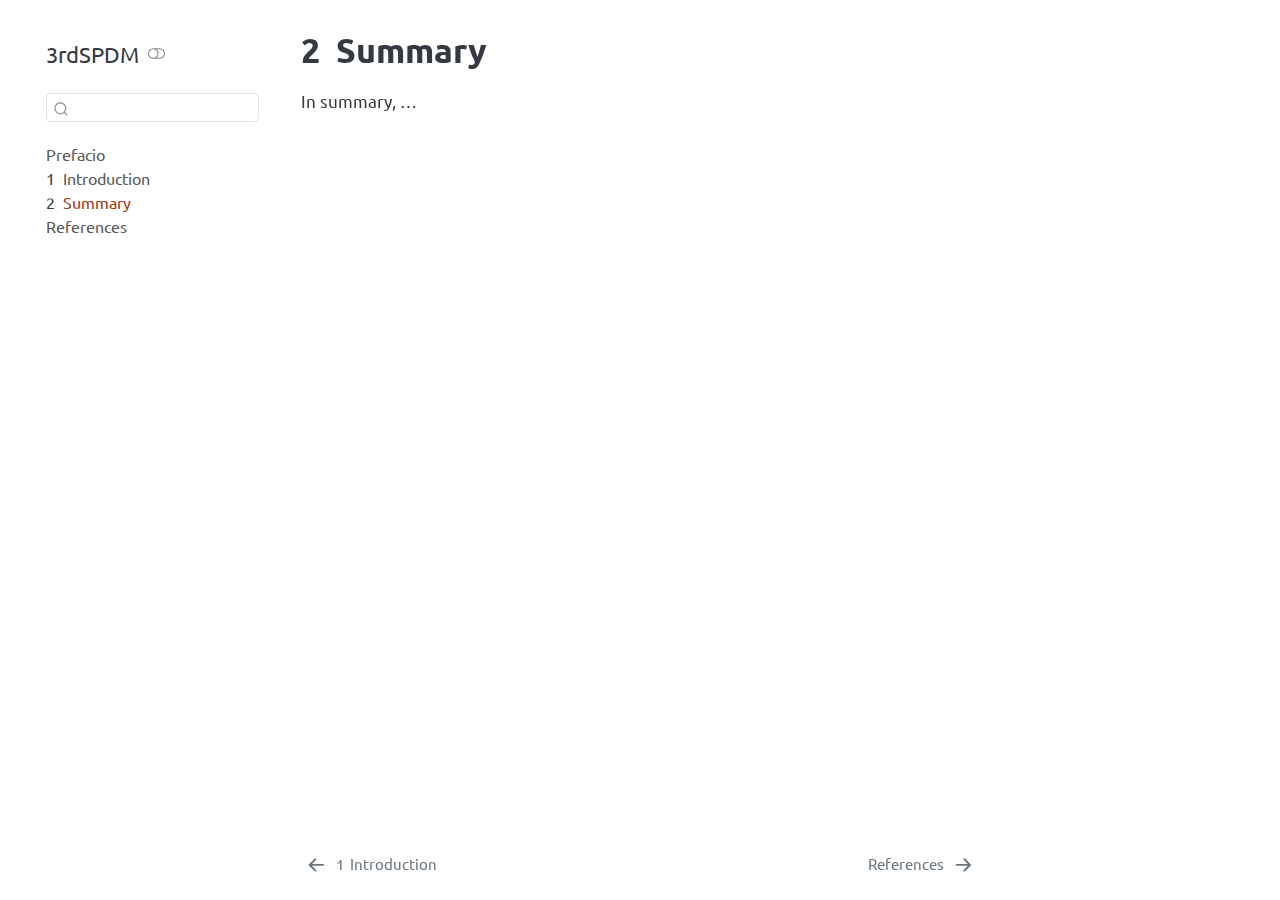
<file: docs/summary.html>
<!DOCTYPE html>
<html xmlns="http://www.w3.org/1999/xhtml" lang="en" xml:lang="en"><head>

<meta charset="utf-8">
<meta name="generator" content="quarto-1.8.24">

<meta name="viewport" content="width=device-width, initial-scale=1.0, user-scalable=yes">


<title>2&nbsp; Summary – 3rdSPDM</title>
<style>
code{white-space: pre-wrap;}
span.smallcaps{font-variant: small-caps;}
div.columns{display: flex; gap: min(4vw, 1.5em);}
div.column{flex: auto; overflow-x: auto;}
div.hanging-indent{margin-left: 1.5em; text-indent: -1.5em;}
ul.task-list{list-style: none;}
ul.task-list li input[type="checkbox"] {
  width: 0.8em;
  margin: 0 0.8em 0.2em -1em; /* quarto-specific, see https://github.com/quarto-dev/quarto-cli/issues/4556 */ 
  vertical-align: middle;
}
</style>


<script src="site_libs/quarto-nav/quarto-nav.js"></script>
<script src="site_libs/quarto-nav/headroom.min.js"></script>
<script src="site_libs/clipboard/clipboard.min.js"></script>
<script src="site_libs/quarto-search/autocomplete.umd.js"></script>
<script src="site_libs/quarto-search/fuse.min.js"></script>
<script src="site_libs/quarto-search/quarto-search.js"></script>
<meta name="quarto:offset" content="./">
<link href="./references.html" rel="next">
<link href="./intro.html" rel="prev">
<script src="site_libs/quarto-html/quarto.js" type="module"></script>
<script src="site_libs/quarto-html/tabsets/tabsets.js" type="module"></script>
<script src="site_libs/quarto-html/axe/axe-check.js" type="module"></script>
<script src="site_libs/quarto-html/popper.min.js"></script>
<script src="site_libs/quarto-html/tippy.umd.min.js"></script>
<script src="site_libs/quarto-html/anchor.min.js"></script>
<link href="site_libs/quarto-html/tippy.css" rel="stylesheet">
<link href="site_libs/quarto-html/quarto-syntax-highlighting-dc55a5b9e770e841cd82e46aadbfb9b0.css" rel="stylesheet" class="quarto-color-scheme" id="quarto-text-highlighting-styles">
<link href="site_libs/quarto-html/quarto-syntax-highlighting-dark-b651517ce65839d647a86e2780455cfb.css" rel="stylesheet" class="quarto-color-scheme quarto-color-alternate" id="quarto-text-highlighting-styles">
<link href="site_libs/quarto-html/quarto-syntax-highlighting-dc55a5b9e770e841cd82e46aadbfb9b0.css" rel="stylesheet" class="quarto-color-scheme-extra" id="quarto-text-highlighting-styles">
<script src="site_libs/bootstrap/bootstrap.min.js"></script>
<link href="site_libs/bootstrap/bootstrap-icons.css" rel="stylesheet">
<link href="site_libs/bootstrap/bootstrap-74dd499ccc2ae37c1408e940a9494172.min.css" rel="stylesheet" append-hash="true" class="quarto-color-scheme" id="quarto-bootstrap" data-mode="light">
<link href="site_libs/bootstrap/bootstrap-dark-4f244edcb1b0a79f86219273b1199b1b.min.css" rel="stylesheet" append-hash="true" class="quarto-color-scheme quarto-color-alternate" id="quarto-bootstrap" data-mode="dark">
<link href="site_libs/bootstrap/bootstrap-74dd499ccc2ae37c1408e940a9494172.min.css" rel="stylesheet" append-hash="true" class="quarto-color-scheme-extra" id="quarto-bootstrap" data-mode="light">
<script id="quarto-search-options" type="application/json">{
  "location": "sidebar",
  "copy-button": false,
  "collapse-after": 3,
  "panel-placement": "start",
  "type": "textbox",
  "limit": 50,
  "keyboard-shortcut": [
    "f",
    "/",
    "s"
  ],
  "show-item-context": false,
  "language": {
    "search-no-results-text": "No results",
    "search-matching-documents-text": "matching documents",
    "search-copy-link-title": "Copy link to search",
    "search-hide-matches-text": "Hide additional matches",
    "search-more-match-text": "more match in this document",
    "search-more-matches-text": "more matches in this document",
    "search-clear-button-title": "Clear",
    "search-text-placeholder": "",
    "search-detached-cancel-button-title": "Cancel",
    "search-submit-button-title": "Submit",
    "search-label": "Search"
  }
}</script>


<link rel="stylesheet" href="style.css">
</head>

<body class="nav-sidebar floating quarto-light"><script id="quarto-html-before-body" type="application/javascript">
    const toggleBodyColorMode = (bsSheetEl) => {
      const mode = bsSheetEl.getAttribute("data-mode");
      const bodyEl = window.document.querySelector("body");
      if (mode === "dark") {
        bodyEl.classList.add("quarto-dark");
        bodyEl.classList.remove("quarto-light");
      } else {
        bodyEl.classList.add("quarto-light");
        bodyEl.classList.remove("quarto-dark");
      }
    }
    const toggleBodyColorPrimary = () => {
      const bsSheetEl = window.document.querySelector("link#quarto-bootstrap:not([rel=disabled-stylesheet])");
      if (bsSheetEl) {
        toggleBodyColorMode(bsSheetEl);
      }
    }
    const setColorSchemeToggle = (alternate) => {
      const toggles = window.document.querySelectorAll('.quarto-color-scheme-toggle');
      for (let i=0; i < toggles.length; i++) {
        const toggle = toggles[i];
        if (toggle) {
          if (alternate) {
            toggle.classList.add("alternate");
          } else {
            toggle.classList.remove("alternate");
          }
        }
      }
    };
    const toggleColorMode = (alternate) => {
      // Switch the stylesheets
      const primaryStylesheets = window.document.querySelectorAll('link.quarto-color-scheme:not(.quarto-color-alternate)');
      const alternateStylesheets = window.document.querySelectorAll('link.quarto-color-scheme.quarto-color-alternate');
      manageTransitions('#quarto-margin-sidebar .nav-link', false);
      if (alternate) {
        // note: dark is layered on light, we don't disable primary!
        enableStylesheet(alternateStylesheets);
        for (const sheetNode of alternateStylesheets) {
          if (sheetNode.id === "quarto-bootstrap") {
            toggleBodyColorMode(sheetNode);
          }
        }
      } else {
        disableStylesheet(alternateStylesheets);
        enableStylesheet(primaryStylesheets)
        toggleBodyColorPrimary();
      }
      manageTransitions('#quarto-margin-sidebar .nav-link', true);
      // Switch the toggles
      setColorSchemeToggle(alternate)
      // Hack to workaround the fact that safari doesn't
      // properly recolor the scrollbar when toggling (#1455)
      if (navigator.userAgent.indexOf('Safari') > 0 && navigator.userAgent.indexOf('Chrome') == -1) {
        manageTransitions("body", false);
        window.scrollTo(0, 1);
        setTimeout(() => {
          window.scrollTo(0, 0);
          manageTransitions("body", true);
        }, 40);
      }
    }
    const disableStylesheet = (stylesheets) => {
      for (let i=0; i < stylesheets.length; i++) {
        const stylesheet = stylesheets[i];
        stylesheet.rel = 'disabled-stylesheet';
      }
    }
    const enableStylesheet = (stylesheets) => {
      for (let i=0; i < stylesheets.length; i++) {
        const stylesheet = stylesheets[i];
        if(stylesheet.rel !== 'stylesheet') { // for Chrome, which will still FOUC without this check
          stylesheet.rel = 'stylesheet';
        }
      }
    }
    const manageTransitions = (selector, allowTransitions) => {
      const els = window.document.querySelectorAll(selector);
      for (let i=0; i < els.length; i++) {
        const el = els[i];
        if (allowTransitions) {
          el.classList.remove('notransition');
        } else {
          el.classList.add('notransition');
        }
      }
    }
    const isFileUrl = () => {
      return window.location.protocol === 'file:';
    }
    const hasAlternateSentinel = () => {
      let styleSentinel = getColorSchemeSentinel();
      if (styleSentinel !== null) {
        return styleSentinel === "alternate";
      } else {
        return false;
      }
    }
    const setStyleSentinel = (alternate) => {
      const value = alternate ? "alternate" : "default";
      if (!isFileUrl()) {
        window.localStorage.setItem("quarto-color-scheme", value);
      } else {
        localAlternateSentinel = value;
      }
    }
    const getColorSchemeSentinel = () => {
      if (!isFileUrl()) {
        const storageValue = window.localStorage.getItem("quarto-color-scheme");
        return storageValue != null ? storageValue : localAlternateSentinel;
      } else {
        return localAlternateSentinel;
      }
    }
    const toggleGiscusIfUsed = (isAlternate, darkModeDefault) => {
      const baseTheme = document.querySelector('#giscus-base-theme')?.value ?? 'light';
      const alternateTheme = document.querySelector('#giscus-alt-theme')?.value ?? 'dark';
      let newTheme = '';
      if(authorPrefersDark) {
        newTheme = isAlternate ? baseTheme : alternateTheme;
      } else {
        newTheme = isAlternate ? alternateTheme : baseTheme;
      }
      const changeGiscusTheme = () => {
        // From: https://github.com/giscus/giscus/issues/336
        const sendMessage = (message) => {
          const iframe = document.querySelector('iframe.giscus-frame');
          if (!iframe) return;
          iframe.contentWindow.postMessage({ giscus: message }, 'https://giscus.app');
        }
        sendMessage({
          setConfig: {
            theme: newTheme
          }
        });
      }
      const isGiscussLoaded = window.document.querySelector('iframe.giscus-frame') !== null;
      if (isGiscussLoaded) {
        changeGiscusTheme();
      }
    };
    const authorPrefersDark = false;
    const darkModeDefault = authorPrefersDark;
      document.querySelector('link#quarto-text-highlighting-styles.quarto-color-scheme-extra').rel = 'disabled-stylesheet';
      document.querySelector('link#quarto-bootstrap.quarto-color-scheme-extra').rel = 'disabled-stylesheet';
    let localAlternateSentinel = darkModeDefault ? 'alternate' : 'default';
    // Dark / light mode switch
    window.quartoToggleColorScheme = () => {
      // Read the current dark / light value
      let toAlternate = !hasAlternateSentinel();
      toggleColorMode(toAlternate);
      setStyleSentinel(toAlternate);
      toggleGiscusIfUsed(toAlternate, darkModeDefault);
      window.dispatchEvent(new Event('resize'));
    };
    // Switch to dark mode if need be
    if (hasAlternateSentinel()) {
      toggleColorMode(true);
    } else {
      toggleColorMode(false);
    }
  </script>

<div id="quarto-search-results"></div>
  <header id="quarto-header" class="headroom fixed-top">
  <nav class="quarto-secondary-nav">
    <div class="container-fluid d-flex">
      <button type="button" class="quarto-btn-toggle btn" data-bs-toggle="collapse" role="button" data-bs-target=".quarto-sidebar-collapse-item" aria-controls="quarto-sidebar" aria-expanded="false" aria-label="Toggle sidebar navigation" onclick="if (window.quartoToggleHeadroom) { window.quartoToggleHeadroom(); }">
        <i class="bi bi-layout-text-sidebar-reverse"></i>
      </button>
        <nav class="quarto-page-breadcrumbs" aria-label="breadcrumb"><ol class="breadcrumb"><li class="breadcrumb-item"><a href="./summary.html"><span class="chapter-number">2</span>&nbsp; <span class="chapter-title">Summary</span></a></li></ol></nav>
        <a class="flex-grow-1" role="navigation" data-bs-toggle="collapse" data-bs-target=".quarto-sidebar-collapse-item" aria-controls="quarto-sidebar" aria-expanded="false" aria-label="Toggle sidebar navigation" onclick="if (window.quartoToggleHeadroom) { window.quartoToggleHeadroom(); }">      
        </a>
      <button type="button" class="btn quarto-search-button" aria-label="Search" onclick="window.quartoOpenSearch();">
        <i class="bi bi-search"></i>
      </button>
    </div>
  </nav>
</header>
<!-- content -->
<div id="quarto-content" class="quarto-container page-columns page-rows-contents page-layout-article">
<!-- sidebar -->
  <nav id="quarto-sidebar" class="sidebar collapse collapse-horizontal quarto-sidebar-collapse-item sidebar-navigation floating overflow-auto">
    <div class="pt-lg-2 mt-2 text-left sidebar-header sidebar-header-stacked">
      <a href="./index.html" class="sidebar-logo-link">
      </a>
    <div class="sidebar-title mb-0 py-0">
      <a href="./">3rdSPDM</a> 
        <div class="sidebar-tools-main">
  <a href="" class="quarto-color-scheme-toggle quarto-navigation-tool  px-1" onclick="window.quartoToggleColorScheme(); return false;" title="Toggle dark mode"><i class="bi"></i></a>
</div>
    </div>
      </div>
        <div class="mt-2 flex-shrink-0 align-items-center">
        <div class="sidebar-search">
        <div id="quarto-search" class="" title="Search"></div>
        </div>
        </div>
    <div class="sidebar-menu-container"> 
    <ul class="list-unstyled mt-1">
        <li class="sidebar-item">
  <div class="sidebar-item-container"> 
  <a href="./index.html" class="sidebar-item-text sidebar-link">
 <span class="menu-text">Prefacio</span></a>
  </div>
</li>
        <li class="sidebar-item">
  <div class="sidebar-item-container"> 
  <a href="./intro.html" class="sidebar-item-text sidebar-link">
 <span class="menu-text"><span class="chapter-number">1</span>&nbsp; <span class="chapter-title">Introduction</span></span></a>
  </div>
</li>
        <li class="sidebar-item">
  <div class="sidebar-item-container"> 
  <a href="./summary.html" class="sidebar-item-text sidebar-link active">
 <span class="menu-text"><span class="chapter-number">2</span>&nbsp; <span class="chapter-title">Summary</span></span></a>
  </div>
</li>
        <li class="sidebar-item">
  <div class="sidebar-item-container"> 
  <a href="./references.html" class="sidebar-item-text sidebar-link">
 <span class="menu-text">References</span></a>
  </div>
</li>
    </ul>
    </div>
</nav>
<div id="quarto-sidebar-glass" class="quarto-sidebar-collapse-item" data-bs-toggle="collapse" data-bs-target=".quarto-sidebar-collapse-item"></div>
<!-- margin-sidebar -->
    <div id="quarto-margin-sidebar" class="sidebar margin-sidebar zindex-bottom">
        
    </div>
<!-- main -->
<main class="content" id="quarto-document-content">


<header id="title-block-header" class="quarto-title-block default">
<div class="quarto-title">
<h1 class="title"><span class="chapter-number">2</span>&nbsp; <span class="chapter-title">Summary</span></h1>
</div>



<div class="quarto-title-meta">

    
  
    
  </div>
  


</header>


<p>In summary, …</p>



</main> <!-- /main -->
<script id="quarto-html-after-body" type="application/javascript">
  window.document.addEventListener("DOMContentLoaded", function (event) {
    // Ensure there is a toggle, if there isn't float one in the top right
    if (window.document.querySelector('.quarto-color-scheme-toggle') === null) {
      const a = window.document.createElement('a');
      a.classList.add('top-right');
      a.classList.add('quarto-color-scheme-toggle');
      a.href = "";
      a.onclick = function() { try { window.quartoToggleColorScheme(); } catch {} return false; };
      const i = window.document.createElement("i");
      i.classList.add('bi');
      a.appendChild(i);
      window.document.body.appendChild(a);
    }
    setColorSchemeToggle(hasAlternateSentinel())
    const icon = "";
    const anchorJS = new window.AnchorJS();
    anchorJS.options = {
      placement: 'right',
      icon: icon
    };
    anchorJS.add('.anchored');
    const isCodeAnnotation = (el) => {
      for (const clz of el.classList) {
        if (clz.startsWith('code-annotation-')) {                     
          return true;
        }
      }
      return false;
    }
    const onCopySuccess = function(e) {
      // button target
      const button = e.trigger;
      // don't keep focus
      button.blur();
      // flash "checked"
      button.classList.add('code-copy-button-checked');
      var currentTitle = button.getAttribute("title");
      button.setAttribute("title", "Copied!");
      let tooltip;
      if (window.bootstrap) {
        button.setAttribute("data-bs-toggle", "tooltip");
        button.setAttribute("data-bs-placement", "left");
        button.setAttribute("data-bs-title", "Copied!");
        tooltip = new bootstrap.Tooltip(button, 
          { trigger: "manual", 
            customClass: "code-copy-button-tooltip",
            offset: [0, -8]});
        tooltip.show();    
      }
      setTimeout(function() {
        if (tooltip) {
          tooltip.hide();
          button.removeAttribute("data-bs-title");
          button.removeAttribute("data-bs-toggle");
          button.removeAttribute("data-bs-placement");
        }
        button.setAttribute("title", currentTitle);
        button.classList.remove('code-copy-button-checked');
      }, 1000);
      // clear code selection
      e.clearSelection();
    }
    const getTextToCopy = function(trigger) {
      const outerScaffold = trigger.parentElement.cloneNode(true);
      const codeEl = outerScaffold.querySelector('code');
      for (const childEl of codeEl.children) {
        if (isCodeAnnotation(childEl)) {
          childEl.remove();
        }
      }
      return codeEl.innerText;
    }
    const clipboard = new window.ClipboardJS('.code-copy-button:not([data-in-quarto-modal])', {
      text: getTextToCopy
    });
    clipboard.on('success', onCopySuccess);
    if (window.document.getElementById('quarto-embedded-source-code-modal')) {
      const clipboardModal = new window.ClipboardJS('.code-copy-button[data-in-quarto-modal]', {
        text: getTextToCopy,
        container: window.document.getElementById('quarto-embedded-source-code-modal')
      });
      clipboardModal.on('success', onCopySuccess);
    }
      var localhostRegex = new RegExp(/^(?:http|https):\/\/localhost\:?[0-9]*\//);
      var mailtoRegex = new RegExp(/^mailto:/);
        var filterRegex = new RegExp('/' + window.location.host + '/');
      var isInternal = (href) => {
          return filterRegex.test(href) || localhostRegex.test(href) || mailtoRegex.test(href);
      }
      // Inspect non-navigation links and adorn them if external
     var links = window.document.querySelectorAll('a[href]:not(.nav-link):not(.navbar-brand):not(.toc-action):not(.sidebar-link):not(.sidebar-item-toggle):not(.pagination-link):not(.no-external):not([aria-hidden]):not(.dropdown-item):not(.quarto-navigation-tool):not(.about-link)');
      for (var i=0; i<links.length; i++) {
        const link = links[i];
        if (!isInternal(link.href)) {
          // undo the damage that might have been done by quarto-nav.js in the case of
          // links that we want to consider external
          if (link.dataset.originalHref !== undefined) {
            link.href = link.dataset.originalHref;
          }
        }
      }
    function tippyHover(el, contentFn, onTriggerFn, onUntriggerFn) {
      const config = {
        allowHTML: true,
        maxWidth: 500,
        delay: 100,
        arrow: false,
        appendTo: function(el) {
            return el.parentElement;
        },
        interactive: true,
        interactiveBorder: 10,
        theme: 'quarto',
        placement: 'bottom-start',
      };
      if (contentFn) {
        config.content = contentFn;
      }
      if (onTriggerFn) {
        config.onTrigger = onTriggerFn;
      }
      if (onUntriggerFn) {
        config.onUntrigger = onUntriggerFn;
      }
      window.tippy(el, config); 
    }
    const noterefs = window.document.querySelectorAll('a[role="doc-noteref"]');
    for (var i=0; i<noterefs.length; i++) {
      const ref = noterefs[i];
      tippyHover(ref, function() {
        // use id or data attribute instead here
        let href = ref.getAttribute('data-footnote-href') || ref.getAttribute('href');
        try { href = new URL(href).hash; } catch {}
        const id = href.replace(/^#\/?/, "");
        const note = window.document.getElementById(id);
        if (note) {
          return note.innerHTML;
        } else {
          return "";
        }
      });
    }
    const xrefs = window.document.querySelectorAll('a.quarto-xref');
    const processXRef = (id, note) => {
      // Strip column container classes
      const stripColumnClz = (el) => {
        el.classList.remove("page-full", "page-columns");
        if (el.children) {
          for (const child of el.children) {
            stripColumnClz(child);
          }
        }
      }
      stripColumnClz(note)
      if (id === null || id.startsWith('sec-')) {
        // Special case sections, only their first couple elements
        const container = document.createElement("div");
        if (note.children && note.children.length > 2) {
          container.appendChild(note.children[0].cloneNode(true));
          for (let i = 1; i < note.children.length; i++) {
            const child = note.children[i];
            if (child.tagName === "P" && child.innerText === "") {
              continue;
            } else {
              container.appendChild(child.cloneNode(true));
              break;
            }
          }
          if (window.Quarto?.typesetMath) {
            window.Quarto.typesetMath(container);
          }
          return container.innerHTML
        } else {
          if (window.Quarto?.typesetMath) {
            window.Quarto.typesetMath(note);
          }
          return note.innerHTML;
        }
      } else {
        // Remove any anchor links if they are present
        const anchorLink = note.querySelector('a.anchorjs-link');
        if (anchorLink) {
          anchorLink.remove();
        }
        if (window.Quarto?.typesetMath) {
          window.Quarto.typesetMath(note);
        }
        if (note.classList.contains("callout")) {
          return note.outerHTML;
        } else {
          return note.innerHTML;
        }
      }
    }
    for (var i=0; i<xrefs.length; i++) {
      const xref = xrefs[i];
      tippyHover(xref, undefined, function(instance) {
        instance.disable();
        let url = xref.getAttribute('href');
        let hash = undefined; 
        if (url.startsWith('#')) {
          hash = url;
        } else {
          try { hash = new URL(url).hash; } catch {}
        }
        if (hash) {
          const id = hash.replace(/^#\/?/, "");
          const note = window.document.getElementById(id);
          if (note !== null) {
            try {
              const html = processXRef(id, note.cloneNode(true));
              instance.setContent(html);
            } finally {
              instance.enable();
              instance.show();
            }
          } else {
            // See if we can fetch this
            fetch(url.split('#')[0])
            .then(res => res.text())
            .then(html => {
              const parser = new DOMParser();
              const htmlDoc = parser.parseFromString(html, "text/html");
              const note = htmlDoc.getElementById(id);
              if (note !== null) {
                const html = processXRef(id, note);
                instance.setContent(html);
              } 
            }).finally(() => {
              instance.enable();
              instance.show();
            });
          }
        } else {
          // See if we can fetch a full url (with no hash to target)
          // This is a special case and we should probably do some content thinning / targeting
          fetch(url)
          .then(res => res.text())
          .then(html => {
            const parser = new DOMParser();
            const htmlDoc = parser.parseFromString(html, "text/html");
            const note = htmlDoc.querySelector('main.content');
            if (note !== null) {
              // This should only happen for chapter cross references
              // (since there is no id in the URL)
              // remove the first header
              if (note.children.length > 0 && note.children[0].tagName === "HEADER") {
                note.children[0].remove();
              }
              const html = processXRef(null, note);
              instance.setContent(html);
            } 
          }).finally(() => {
            instance.enable();
            instance.show();
          });
        }
      }, function(instance) {
      });
    }
        let selectedAnnoteEl;
        const selectorForAnnotation = ( cell, annotation) => {
          let cellAttr = 'data-code-cell="' + cell + '"';
          let lineAttr = 'data-code-annotation="' +  annotation + '"';
          const selector = 'span[' + cellAttr + '][' + lineAttr + ']';
          return selector;
        }
        const selectCodeLines = (annoteEl) => {
          const doc = window.document;
          const targetCell = annoteEl.getAttribute("data-target-cell");
          const targetAnnotation = annoteEl.getAttribute("data-target-annotation");
          const annoteSpan = window.document.querySelector(selectorForAnnotation(targetCell, targetAnnotation));
          const lines = annoteSpan.getAttribute("data-code-lines").split(",");
          const lineIds = lines.map((line) => {
            return targetCell + "-" + line;
          })
          let top = null;
          let height = null;
          let parent = null;
          if (lineIds.length > 0) {
              //compute the position of the single el (top and bottom and make a div)
              const el = window.document.getElementById(lineIds[0]);
              top = el.offsetTop;
              height = el.offsetHeight;
              parent = el.parentElement.parentElement;
            if (lineIds.length > 1) {
              const lastEl = window.document.getElementById(lineIds[lineIds.length - 1]);
              const bottom = lastEl.offsetTop + lastEl.offsetHeight;
              height = bottom - top;
            }
            if (top !== null && height !== null && parent !== null) {
              // cook up a div (if necessary) and position it 
              let div = window.document.getElementById("code-annotation-line-highlight");
              if (div === null) {
                div = window.document.createElement("div");
                div.setAttribute("id", "code-annotation-line-highlight");
                div.style.position = 'absolute';
                parent.appendChild(div);
              }
              div.style.top = top - 2 + "px";
              div.style.height = height + 4 + "px";
              div.style.left = 0;
              let gutterDiv = window.document.getElementById("code-annotation-line-highlight-gutter");
              if (gutterDiv === null) {
                gutterDiv = window.document.createElement("div");
                gutterDiv.setAttribute("id", "code-annotation-line-highlight-gutter");
                gutterDiv.style.position = 'absolute';
                const codeCell = window.document.getElementById(targetCell);
                const gutter = codeCell.querySelector('.code-annotation-gutter');
                gutter.appendChild(gutterDiv);
              }
              gutterDiv.style.top = top - 2 + "px";
              gutterDiv.style.height = height + 4 + "px";
            }
            selectedAnnoteEl = annoteEl;
          }
        };
        const unselectCodeLines = () => {
          const elementsIds = ["code-annotation-line-highlight", "code-annotation-line-highlight-gutter"];
          elementsIds.forEach((elId) => {
            const div = window.document.getElementById(elId);
            if (div) {
              div.remove();
            }
          });
          selectedAnnoteEl = undefined;
        };
          // Handle positioning of the toggle
      window.addEventListener(
        "resize",
        throttle(() => {
          elRect = undefined;
          if (selectedAnnoteEl) {
            selectCodeLines(selectedAnnoteEl);
          }
        }, 10)
      );
      function throttle(fn, ms) {
      let throttle = false;
      let timer;
        return (...args) => {
          if(!throttle) { // first call gets through
              fn.apply(this, args);
              throttle = true;
          } else { // all the others get throttled
              if(timer) clearTimeout(timer); // cancel #2
              timer = setTimeout(() => {
                fn.apply(this, args);
                timer = throttle = false;
              }, ms);
          }
        };
      }
        // Attach click handler to the DT
        const annoteDls = window.document.querySelectorAll('dt[data-target-cell]');
        for (const annoteDlNode of annoteDls) {
          annoteDlNode.addEventListener('click', (event) => {
            const clickedEl = event.target;
            if (clickedEl !== selectedAnnoteEl) {
              unselectCodeLines();
              const activeEl = window.document.querySelector('dt[data-target-cell].code-annotation-active');
              if (activeEl) {
                activeEl.classList.remove('code-annotation-active');
              }
              selectCodeLines(clickedEl);
              clickedEl.classList.add('code-annotation-active');
            } else {
              // Unselect the line
              unselectCodeLines();
              clickedEl.classList.remove('code-annotation-active');
            }
          });
        }
    const findCites = (el) => {
      const parentEl = el.parentElement;
      if (parentEl) {
        const cites = parentEl.dataset.cites;
        if (cites) {
          return {
            el,
            cites: cites.split(' ')
          };
        } else {
          return findCites(el.parentElement)
        }
      } else {
        return undefined;
      }
    };
    var bibliorefs = window.document.querySelectorAll('a[role="doc-biblioref"]');
    for (var i=0; i<bibliorefs.length; i++) {
      const ref = bibliorefs[i];
      const citeInfo = findCites(ref);
      if (citeInfo) {
        tippyHover(citeInfo.el, function() {
          var popup = window.document.createElement('div');
          citeInfo.cites.forEach(function(cite) {
            var citeDiv = window.document.createElement('div');
            citeDiv.classList.add('hanging-indent');
            citeDiv.classList.add('csl-entry');
            var biblioDiv = window.document.getElementById('ref-' + cite);
            if (biblioDiv) {
              citeDiv.innerHTML = biblioDiv.innerHTML;
            }
            popup.appendChild(citeDiv);
          });
          return popup.innerHTML;
        });
      }
    }
  });
  </script>
<nav class="page-navigation">
  <div class="nav-page nav-page-previous">
      <a href="./intro.html" class="pagination-link" aria-label="Introduction">
        <i class="bi bi-arrow-left-short"></i> <span class="nav-page-text"><span class="chapter-number">1</span>&nbsp; <span class="chapter-title">Introduction</span></span>
      </a>          
  </div>
  <div class="nav-page nav-page-next">
      <a href="./references.html" class="pagination-link" aria-label="References">
        <span class="nav-page-text">References</span> <i class="bi bi-arrow-right-short"></i>
      </a>
  </div>
</nav>
</div> <!-- /content -->




</body></html>
</file>
<file: docs/site_libs/quarto-html/tippy.css>
.tippy-box[data-animation=fade][data-state=hidden]{opacity:0}[data-tippy-root]{max-width:calc(100vw - 10px)}.tippy-box{position:relative;background-color:#333;color:#fff;border-radius:4px;font-size:14px;line-height:1.4;white-space:normal;outline:0;transition-property:transform,visibility,opacity}.tippy-box[data-placement^=top]>.tippy-arrow{bottom:0}.tippy-box[data-placement^=top]>.tippy-arrow:before{bottom:-7px;left:0;border-width:8px 8px 0;border-top-color:initial;transform-origin:center top}.tippy-box[data-placement^=bottom]>.tippy-arrow{top:0}.tippy-box[data-placement^=bottom]>.tippy-arrow:before{top:-7px;left:0;border-width:0 8px 8px;border-bottom-color:initial;transform-origin:center bottom}.tippy-box[data-placement^=left]>.tippy-arrow{right:0}.tippy-box[data-placement^=left]>.tippy-arrow:before{border-width:8px 0 8px 8px;border-left-color:initial;right:-7px;transform-origin:center left}.tippy-box[data-placement^=right]>.tippy-arrow{left:0}.tippy-box[data-placement^=right]>.tippy-arrow:before{left:-7px;border-width:8px 8px 8px 0;border-right-color:initial;transform-origin:center right}.tippy-box[data-inertia][data-state=visible]{transition-timing-function:cubic-bezier(.54,1.5,.38,1.11)}.tippy-arrow{width:16px;height:16px;color:#333}.tippy-arrow:before{content:"";position:absolute;border-color:transparent;border-style:solid}.tippy-content{position:relative;padding:5px 9px;z-index:1}
</file>
<file: docs/site_libs/quarto-html/quarto-syntax-highlighting-7b89279ff1a6dce999919e0e67d4d9ec.css>
/* quarto syntax highlight colors */
:root {
  --quarto-hl-ot-color: #003B4F;
  --quarto-hl-at-color: #657422;
  --quarto-hl-ss-color: #20794D;
  --quarto-hl-an-color: #5E5E5E;
  --quarto-hl-fu-color: #4758AB;
  --quarto-hl-st-color: #20794D;
  --quarto-hl-cf-color: #003B4F;
  --quarto-hl-op-color: #5E5E5E;
  --quarto-hl-er-color: #AD0000;
  --quarto-hl-bn-color: #AD0000;
  --quarto-hl-al-color: #AD0000;
  --quarto-hl-va-color: #111111;
  --quarto-hl-bu-color: inherit;
  --quarto-hl-ex-color: inherit;
  --quarto-hl-pp-color: #AD0000;
  --quarto-hl-in-color: #5E5E5E;
  --quarto-hl-vs-color: #20794D;
  --quarto-hl-wa-color: #5E5E5E;
  --quarto-hl-do-color: #5E5E5E;
  --quarto-hl-im-color: #00769E;
  --quarto-hl-ch-color: #20794D;
  --quarto-hl-dt-color: #AD0000;
  --quarto-hl-fl-color: #AD0000;
  --quarto-hl-co-color: #5E5E5E;
  --quarto-hl-cv-color: #5E5E5E;
  --quarto-hl-cn-color: #8f5902;
  --quarto-hl-sc-color: #5E5E5E;
  --quarto-hl-dv-color: #AD0000;
  --quarto-hl-kw-color: #003B4F;
}

/* other quarto variables */
:root {
  --quarto-font-monospace: SFMono-Regular, Menlo, Monaco, Consolas, "Liberation Mono", "Courier New", monospace;
}

/* syntax highlight based on Pandoc's rules */
pre > code.sourceCode > span {
  color: #003B4F;
}

code.sourceCode > span {
  color: #003B4F;
}

div.sourceCode,
div.sourceCode pre.sourceCode {
  color: #003B4F;
}

/* Normal */
code span {
  color: #003B4F;
}

/* Alert */
code span.al {
  color: #AD0000;
  font-style: inherit;
}

/* Annotation */
code span.an {
  color: #5E5E5E;
  font-style: inherit;
}

/* Attribute */
code span.at {
  color: #657422;
  font-style: inherit;
}

/* BaseN */
code span.bn {
  color: #AD0000;
  font-style: inherit;
}

/* BuiltIn */
code span.bu {
  font-style: inherit;
}

/* ControlFlow */
code span.cf {
  color: #003B4F;
  font-weight: bold;
  font-style: inherit;
}

/* Char */
code span.ch {
  color: #20794D;
  font-style: inherit;
}

/* Constant */
code span.cn {
  color: #8f5902;
  font-style: inherit;
}

/* Comment */
code span.co {
  color: #5E5E5E;
  font-style: inherit;
}

/* CommentVar */
code span.cv {
  color: #5E5E5E;
  font-style: italic;
}

/* Documentation */
code span.do {
  color: #5E5E5E;
  font-style: italic;
}

/* DataType */
code span.dt {
  color: #AD0000;
  font-style: inherit;
}

/* DecVal */
code span.dv {
  color: #AD0000;
  font-style: inherit;
}

/* Error */
code span.er {
  color: #AD0000;
  font-style: inherit;
}

/* Extension */
code span.ex {
  font-style: inherit;
}

/* Float */
code span.fl {
  color: #AD0000;
  font-style: inherit;
}

/* Function */
code span.fu {
  color: #4758AB;
  font-style: inherit;
}

/* Import */
code span.im {
  color: #00769E;
  font-style: inherit;
}

/* Information */
code span.in {
  color: #5E5E5E;
  font-style: inherit;
}

/* Keyword */
code span.kw {
  color: #003B4F;
  font-weight: bold;
  font-style: inherit;
}

/* Operator */
code span.op {
  color: #5E5E5E;
  font-style: inherit;
}

/* Other */
code span.ot {
  color: #003B4F;
  font-style: inherit;
}

/* Preprocessor */
code span.pp {
  color: #AD0000;
  font-style: inherit;
}

/* SpecialChar */
code span.sc {
  color: #5E5E5E;
  font-style: inherit;
}

/* SpecialString */
code span.ss {
  color: #20794D;
  font-style: inherit;
}

/* String */
code span.st {
  color: #20794D;
  font-style: inherit;
}

/* Variable */
code span.va {
  color: #111111;
  font-style: inherit;
}

/* VerbatimString */
code span.vs {
  color: #20794D;
  font-style: inherit;
}

/* Warning */
code span.wa {
  color: #5E5E5E;
  font-style: italic;
}

.prevent-inlining {
  content: "</";
}

/*# sourceMappingURL=3944bc705cfaf4c80e56f77c5205168a.css.map */
</file>
<file: docs/site_libs/quarto-html/quarto-syntax-highlighting-dark-707d8167ce6003fca903bfe2be84ab7f.css>
/* quarto syntax highlight colors */
:root {
  --quarto-hl-al-color: #f07178;
  --quarto-hl-an-color: #d4d0ab;
  --quarto-hl-at-color: #00e0e0;
  --quarto-hl-bn-color: #d4d0ab;
  --quarto-hl-bu-color: #abe338;
  --quarto-hl-ch-color: #abe338;
  --quarto-hl-co-color: #f8f8f2;
  --quarto-hl-cv-color: #ffd700;
  --quarto-hl-cn-color: #ffd700;
  --quarto-hl-cf-color: #ffa07a;
  --quarto-hl-dt-color: #ffa07a;
  --quarto-hl-dv-color: #d4d0ab;
  --quarto-hl-do-color: #f8f8f2;
  --quarto-hl-er-color: #f07178;
  --quarto-hl-ex-color: #00e0e0;
  --quarto-hl-fl-color: #d4d0ab;
  --quarto-hl-fu-color: #ffa07a;
  --quarto-hl-im-color: #abe338;
  --quarto-hl-in-color: #d4d0ab;
  --quarto-hl-kw-color: #ffa07a;
  --quarto-hl-op-color: #ffa07a;
  --quarto-hl-ot-color: #00e0e0;
  --quarto-hl-pp-color: #dcc6e0;
  --quarto-hl-re-color: #00e0e0;
  --quarto-hl-sc-color: #abe338;
  --quarto-hl-ss-color: #abe338;
  --quarto-hl-st-color: #abe338;
  --quarto-hl-va-color: #00e0e0;
  --quarto-hl-vs-color: #abe338;
  --quarto-hl-wa-color: #dcc6e0;
}

/* other quarto variables */
:root {
  --quarto-font-monospace: SFMono-Regular, Menlo, Monaco, Consolas, "Liberation Mono", "Courier New", monospace;
}

/* syntax highlight based on Pandoc's rules */
pre > code.sourceCode > span {
  color: #f8f8f2;
}

code.sourceCode > span {
  color: #f8f8f2;
}

div.sourceCode,
div.sourceCode pre.sourceCode {
  color: #f8f8f2;
}

/* Normal */
code span {
  color: #f8f8f2;
}

/* Alert */
code span.al {
  color: #f07178;
}

/* Annotation */
code span.an {
  color: #d4d0ab;
}

/* Attribute */
code span.at {
  color: #00e0e0;
}

/* BaseN */
code span.bn {
  color: #d4d0ab;
}

/* BuiltIn */
code span.bu {
  color: #abe338;
}

/* ControlFlow */
code span.cf {
  font-weight: bold;
  color: #ffa07a;
}

/* Char */
code span.ch {
  color: #abe338;
}

/* Constant */
code span.cn {
  color: #ffd700;
}

/* Comment */
code span.co {
  font-style: italic;
  color: #f8f8f2;
}

/* CommentVar */
code span.cv {
  color: #ffd700;
}

/* Documentation */
code span.do {
  color: #f8f8f2;
}

/* DataType */
code span.dt {
  color: #ffa07a;
}

/* DecVal */
code span.dv {
  color: #d4d0ab;
}

/* Error */
code span.er {
  color: #f07178;
  text-decoration: underline;
}

/* Extension */
code span.ex {
  font-weight: bold;
  color: #00e0e0;
}

/* Float */
code span.fl {
  color: #d4d0ab;
}

/* Function */
code span.fu {
  color: #ffa07a;
}

/* Import */
code span.im {
  color: #abe338;
}

/* Information */
code span.in {
  color: #d4d0ab;
}

/* Keyword */
code span.kw {
  font-weight: bold;
  color: #ffa07a;
}

/* Operator */
code span.op {
  color: #ffa07a;
}

/* Other */
code span.ot {
  color: #00e0e0;
}

/* Preprocessor */
code span.pp {
  color: #dcc6e0;
}

/* RegionMarker */
code span.re {
  background-color: #f8f8f2;
  color: #00e0e0;
}

/* SpecialChar */
code span.sc {
  color: #abe338;
}

/* SpecialString */
code span.ss {
  color: #abe338;
}

/* String */
code span.st {
  color: #abe338;
}

/* Variable */
code span.va {
  color: #00e0e0;
}

/* VerbatimString */
code span.vs {
  color: #abe338;
}

/* Warning */
code span.wa {
  color: #dcc6e0;
}

.prevent-inlining {
  content: "</";
}

/*# sourceMappingURL=f5ab3bb6f5ded8da9f12dd3a91d3da26.css.map */
</file>
<file: docs/style.css>
.justify {
  text-align: justify !important
}
</file>
<file: docs/site_libs/quarto-html/quarto-syntax-highlighting-dc55a5b9e770e841cd82e46aadbfb9b0.css>
/* quarto syntax highlight colors */
:root {
  --quarto-hl-ot-color: #003B4F;
  --quarto-hl-at-color: #657422;
  --quarto-hl-ss-color: #20794D;
  --quarto-hl-an-color: #5E5E5E;
  --quarto-hl-fu-color: #4758AB;
  --quarto-hl-st-color: #20794D;
  --quarto-hl-cf-color: #003B4F;
  --quarto-hl-op-color: #5E5E5E;
  --quarto-hl-er-color: #AD0000;
  --quarto-hl-bn-color: #AD0000;
  --quarto-hl-al-color: #AD0000;
  --quarto-hl-va-color: #111111;
  --quarto-hl-bu-color: inherit;
  --quarto-hl-ex-color: inherit;
  --quarto-hl-pp-color: #AD0000;
  --quarto-hl-in-color: #5E5E5E;
  --quarto-hl-vs-color: #20794D;
  --quarto-hl-wa-color: #5E5E5E;
  --quarto-hl-do-color: #5E5E5E;
  --quarto-hl-im-color: #00769E;
  --quarto-hl-ch-color: #20794D;
  --quarto-hl-dt-color: #AD0000;
  --quarto-hl-fl-color: #AD0000;
  --quarto-hl-co-color: #5E5E5E;
  --quarto-hl-cv-color: #5E5E5E;
  --quarto-hl-cn-color: #8f5902;
  --quarto-hl-sc-color: #5E5E5E;
  --quarto-hl-dv-color: #AD0000;
  --quarto-hl-kw-color: #003B4F;
}

/* other quarto variables */
:root {
  --quarto-font-monospace: SFMono-Regular, Menlo, Monaco, Consolas, "Liberation Mono", "Courier New", monospace;
}

/* syntax highlight based on Pandoc's rules */
pre > code.sourceCode > span {
  color: #003B4F;
}

code.sourceCode > span {
  color: #003B4F;
}

div.sourceCode,
div.sourceCode pre.sourceCode {
  color: #003B4F;
}

/* Normal */
code span {
  color: #003B4F;
}

/* Alert */
code span.al {
  color: #AD0000;
  font-style: inherit;
}

/* Annotation */
code span.an {
  color: #5E5E5E;
  font-style: inherit;
}

/* Attribute */
code span.at {
  color: #657422;
  font-style: inherit;
}

/* BaseN */
code span.bn {
  color: #AD0000;
  font-style: inherit;
}

/* BuiltIn */
code span.bu {
  font-style: inherit;
}

/* ControlFlow */
code span.cf {
  color: #003B4F;
  font-weight: bold;
  font-style: inherit;
}

/* Char */
code span.ch {
  color: #20794D;
  font-style: inherit;
}

/* Constant */
code span.cn {
  color: #8f5902;
  font-style: inherit;
}

/* Comment */
code span.co {
  color: #5E5E5E;
  font-style: inherit;
}

/* CommentVar */
code span.cv {
  color: #5E5E5E;
  font-style: italic;
}

/* Documentation */
code span.do {
  color: #5E5E5E;
  font-style: italic;
}

/* DataType */
code span.dt {
  color: #AD0000;
  font-style: inherit;
}

/* DecVal */
code span.dv {
  color: #AD0000;
  font-style: inherit;
}

/* Error */
code span.er {
  color: #AD0000;
  font-style: inherit;
}

/* Extension */
code span.ex {
  font-style: inherit;
}

/* Float */
code span.fl {
  color: #AD0000;
  font-style: inherit;
}

/* Function */
code span.fu {
  color: #4758AB;
  font-style: inherit;
}

/* Import */
code span.im {
  color: #00769E;
  font-style: inherit;
}

/* Information */
code span.in {
  color: #5E5E5E;
  font-style: inherit;
}

/* Keyword */
code span.kw {
  color: #003B4F;
  font-weight: bold;
  font-style: inherit;
}

/* Operator */
code span.op {
  color: #5E5E5E;
  font-style: inherit;
}

/* Other */
code span.ot {
  color: #003B4F;
  font-style: inherit;
}

/* Preprocessor */
code span.pp {
  color: #AD0000;
  font-style: inherit;
}

/* SpecialChar */
code span.sc {
  color: #5E5E5E;
  font-style: inherit;
}

/* SpecialString */
code span.ss {
  color: #20794D;
  font-style: inherit;
}

/* String */
code span.st {
  color: #20794D;
  font-style: inherit;
}

/* Variable */
code span.va {
  color: #111111;
  font-style: inherit;
}

/* VerbatimString */
code span.vs {
  color: #20794D;
  font-style: inherit;
}

/* Warning */
code span.wa {
  color: #5E5E5E;
  font-style: italic;
}

.prevent-inlining {
  content: "</";
}

/*# sourceMappingURL=21f0b8dca5c347bd0a806dc2ce2adfe3.css.map */
</file>
<file: docs/site_libs/quarto-html/quarto-syntax-highlighting-dark-b651517ce65839d647a86e2780455cfb.css>
/* quarto syntax highlight colors */
:root {
  --quarto-hl-al-color: #f07178;
  --quarto-hl-an-color: #d4d0ab;
  --quarto-hl-at-color: #00e0e0;
  --quarto-hl-bn-color: #d4d0ab;
  --quarto-hl-bu-color: #abe338;
  --quarto-hl-ch-color: #abe338;
  --quarto-hl-co-color: #f8f8f2;
  --quarto-hl-cv-color: #ffd700;
  --quarto-hl-cn-color: #ffd700;
  --quarto-hl-cf-color: #ffa07a;
  --quarto-hl-dt-color: #ffa07a;
  --quarto-hl-dv-color: #d4d0ab;
  --quarto-hl-do-color: #f8f8f2;
  --quarto-hl-er-color: #f07178;
  --quarto-hl-ex-color: #00e0e0;
  --quarto-hl-fl-color: #d4d0ab;
  --quarto-hl-fu-color: #ffa07a;
  --quarto-hl-im-color: #abe338;
  --quarto-hl-in-color: #d4d0ab;
  --quarto-hl-kw-color: #ffa07a;
  --quarto-hl-op-color: #ffa07a;
  --quarto-hl-ot-color: #00e0e0;
  --quarto-hl-pp-color: #dcc6e0;
  --quarto-hl-re-color: #00e0e0;
  --quarto-hl-sc-color: #abe338;
  --quarto-hl-ss-color: #abe338;
  --quarto-hl-st-color: #abe338;
  --quarto-hl-va-color: #00e0e0;
  --quarto-hl-vs-color: #abe338;
  --quarto-hl-wa-color: #dcc6e0;
}

/* other quarto variables */
:root {
  --quarto-font-monospace: SFMono-Regular, Menlo, Monaco, Consolas, "Liberation Mono", "Courier New", monospace;
}

/* syntax highlight based on Pandoc's rules */
pre > code.sourceCode > span {
  color: #f8f8f2;
}

code.sourceCode > span {
  color: #f8f8f2;
}

div.sourceCode,
div.sourceCode pre.sourceCode {
  color: #f8f8f2;
}

/* Normal */
code span {
  color: #f8f8f2;
}

/* Alert */
code span.al {
  color: #f07178;
}

/* Annotation */
code span.an {
  color: #d4d0ab;
}

/* Attribute */
code span.at {
  color: #00e0e0;
}

/* BaseN */
code span.bn {
  color: #d4d0ab;
}

/* BuiltIn */
code span.bu {
  color: #abe338;
}

/* ControlFlow */
code span.cf {
  font-weight: bold;
  color: #ffa07a;
}

/* Char */
code span.ch {
  color: #abe338;
}

/* Constant */
code span.cn {
  color: #ffd700;
}

/* Comment */
code span.co {
  font-style: italic;
  color: #f8f8f2;
}

/* CommentVar */
code span.cv {
  color: #ffd700;
}

/* Documentation */
code span.do {
  color: #f8f8f2;
}

/* DataType */
code span.dt {
  color: #ffa07a;
}

/* DecVal */
code span.dv {
  color: #d4d0ab;
}

/* Error */
code span.er {
  color: #f07178;
  text-decoration: underline;
}

/* Extension */
code span.ex {
  font-weight: bold;
  color: #00e0e0;
}

/* Float */
code span.fl {
  color: #d4d0ab;
}

/* Function */
code span.fu {
  color: #ffa07a;
}

/* Import */
code span.im {
  color: #abe338;
}

/* Information */
code span.in {
  color: #d4d0ab;
}

/* Keyword */
code span.kw {
  font-weight: bold;
  color: #ffa07a;
}

/* Operator */
code span.op {
  color: #ffa07a;
}

/* Other */
code span.ot {
  color: #00e0e0;
}

/* Preprocessor */
code span.pp {
  color: #dcc6e0;
}

/* RegionMarker */
code span.re {
  background-color: #f8f8f2;
  color: #00e0e0;
}

/* SpecialChar */
code span.sc {
  color: #abe338;
}

/* SpecialString */
code span.ss {
  color: #abe338;
}

/* String */
code span.st {
  color: #abe338;
}

/* Variable */
code span.va {
  color: #00e0e0;
}

/* VerbatimString */
code span.vs {
  color: #abe338;
}

/* Warning */
code span.wa {
  color: #dcc6e0;
}

.prevent-inlining {
  content: "</";
}

/*# sourceMappingURL=7d52425e2e4906fd318f8314235819b3.css.map */
</file>
